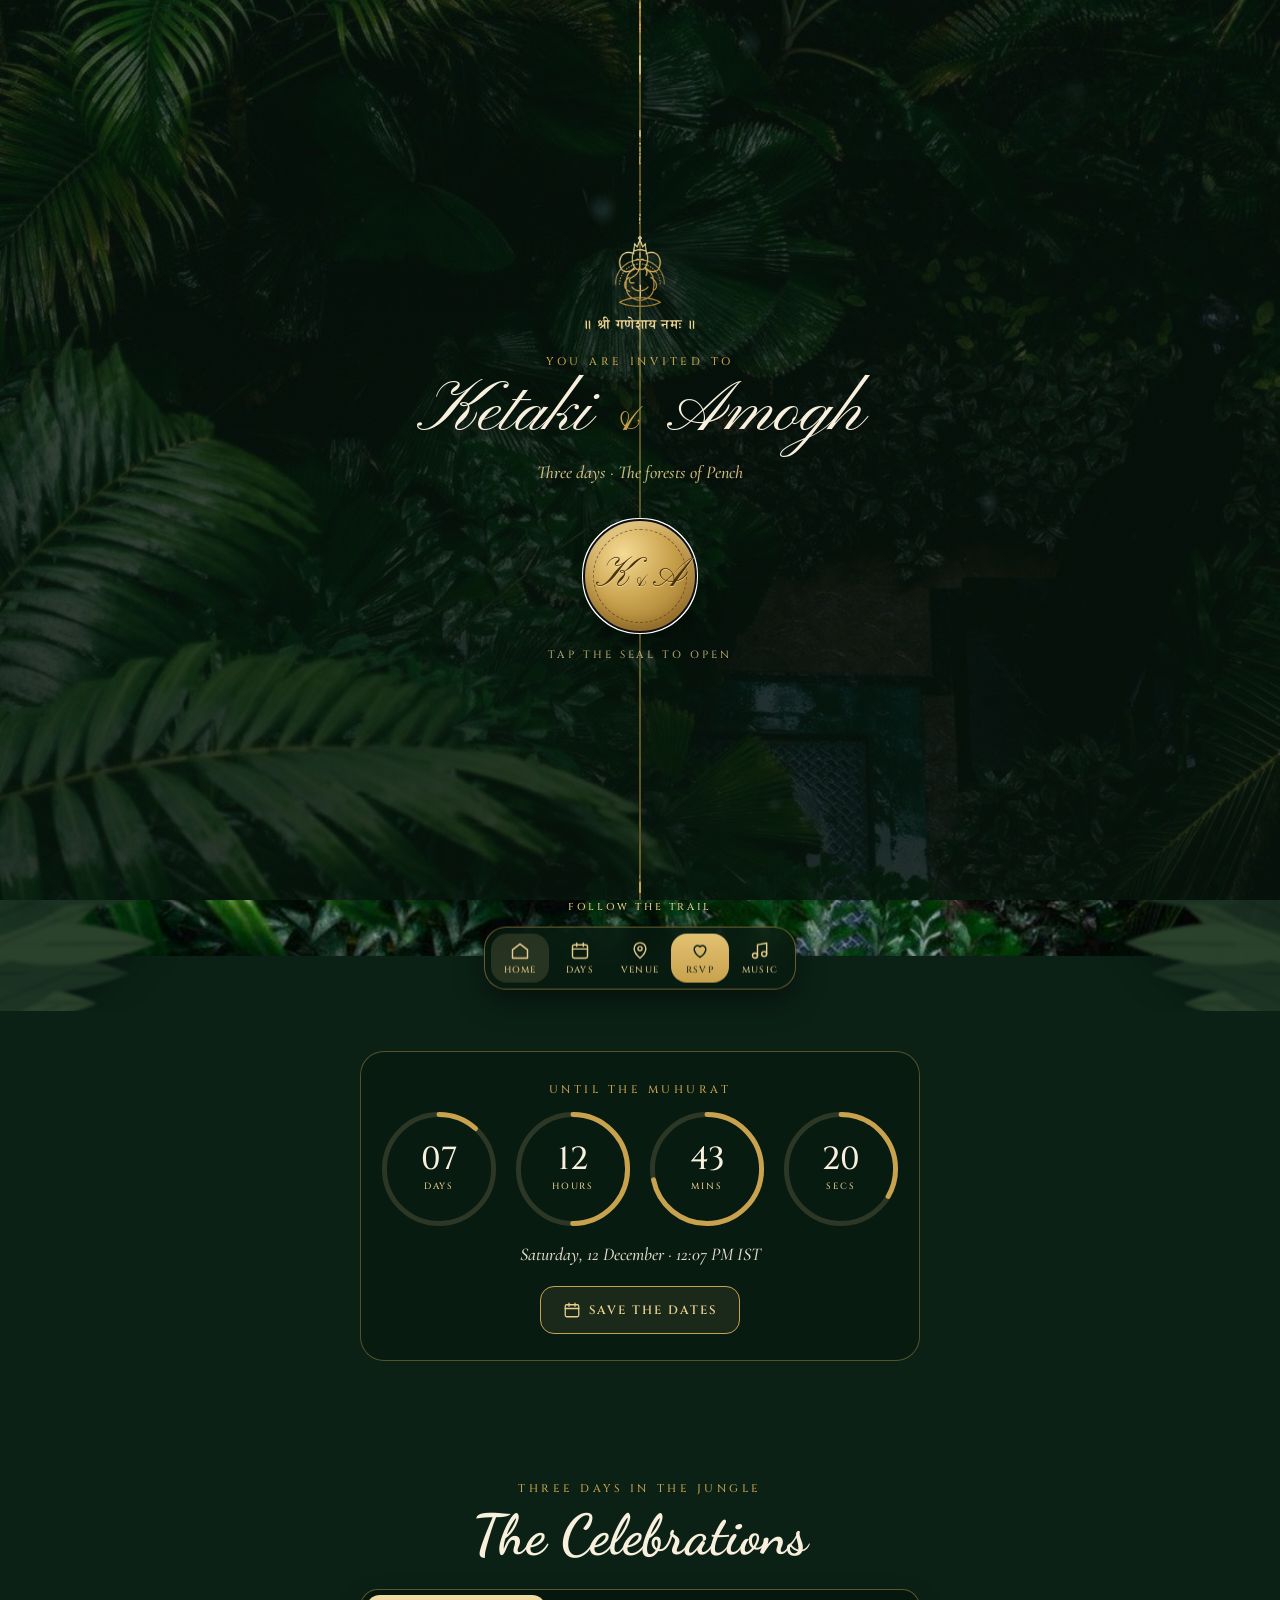
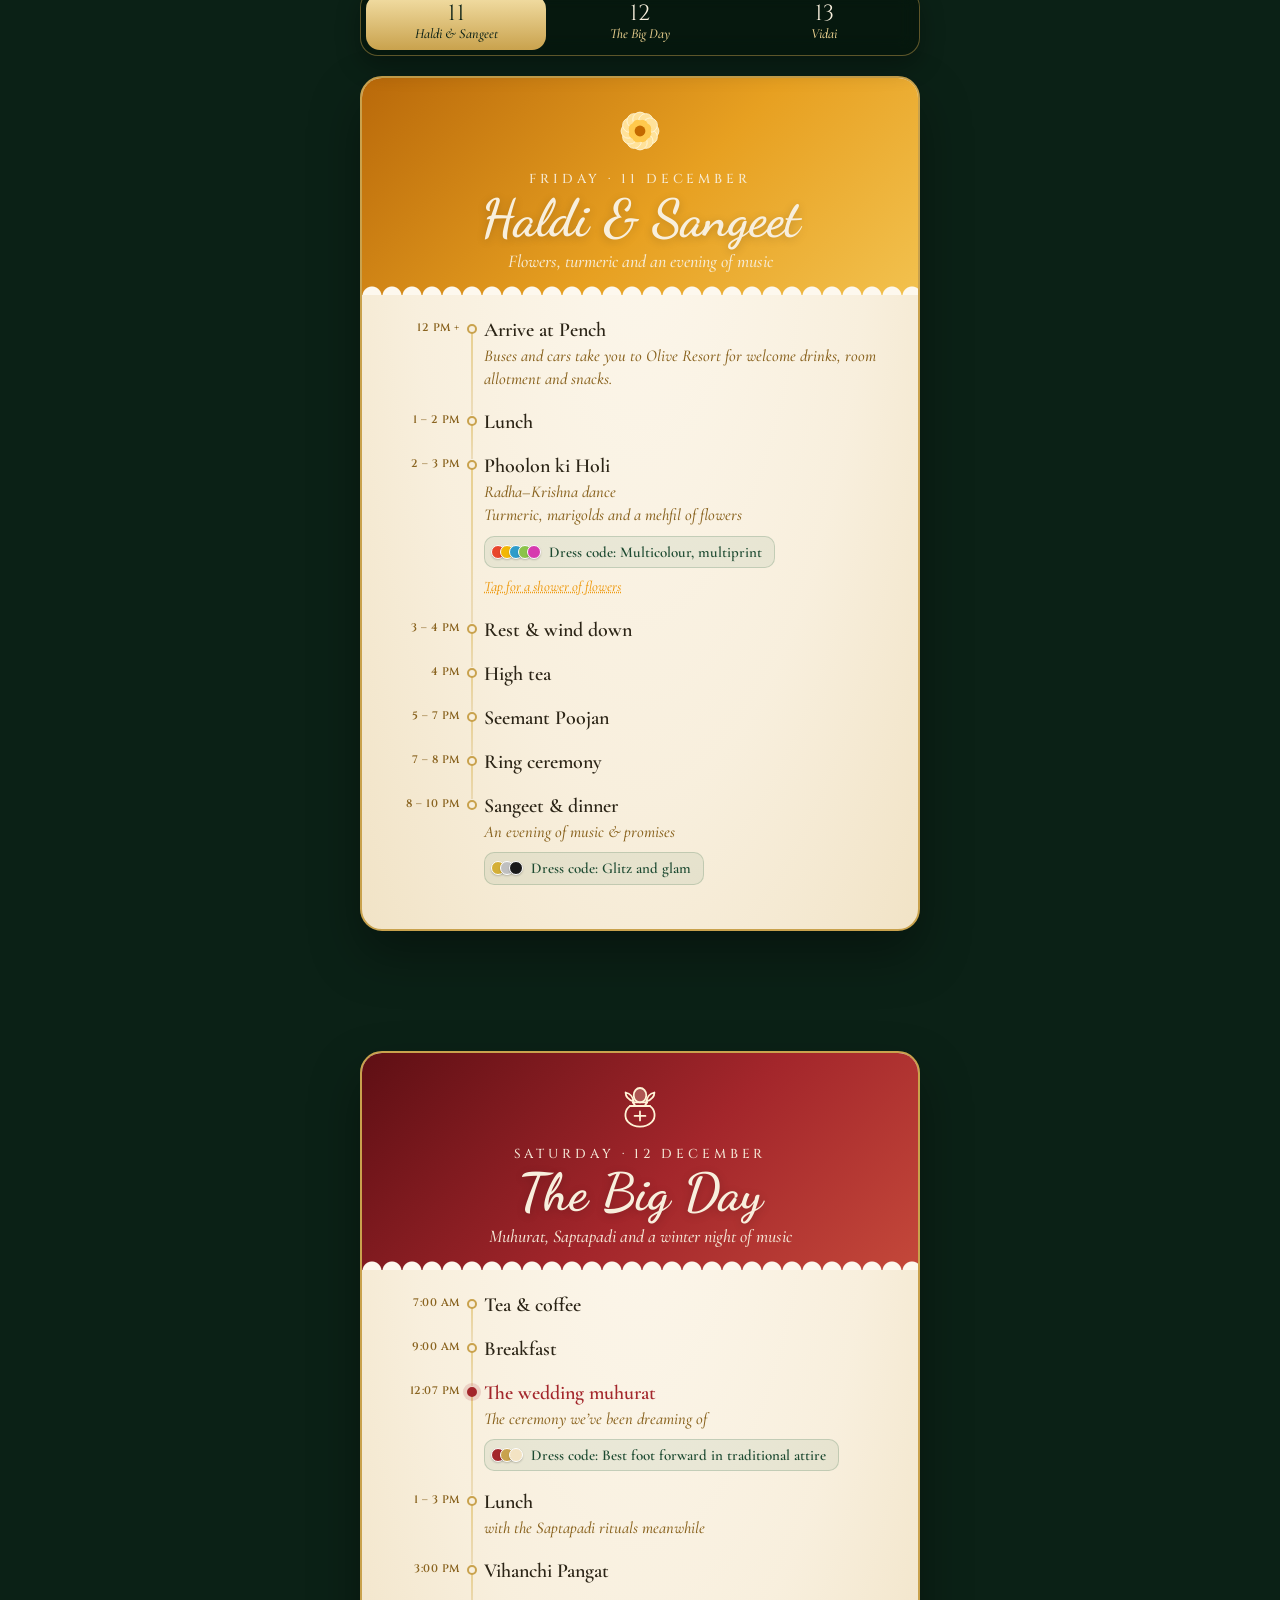
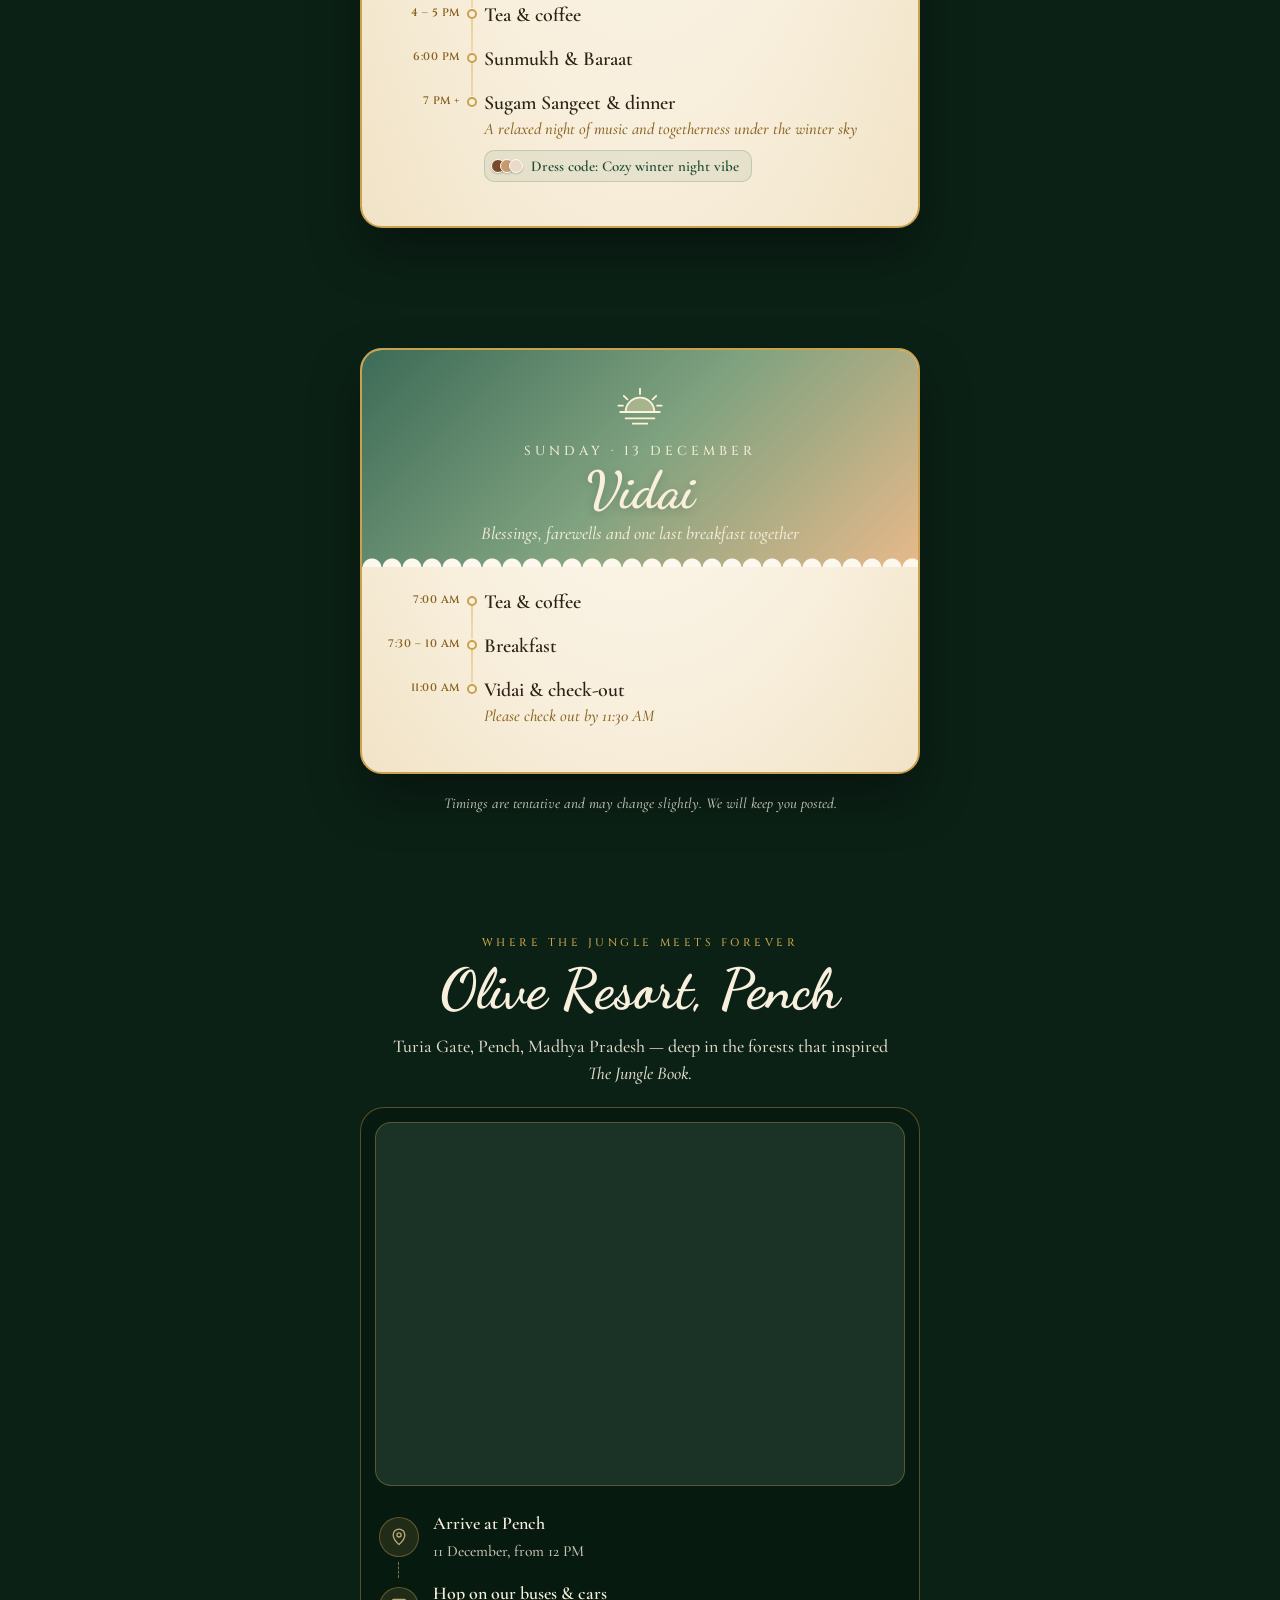
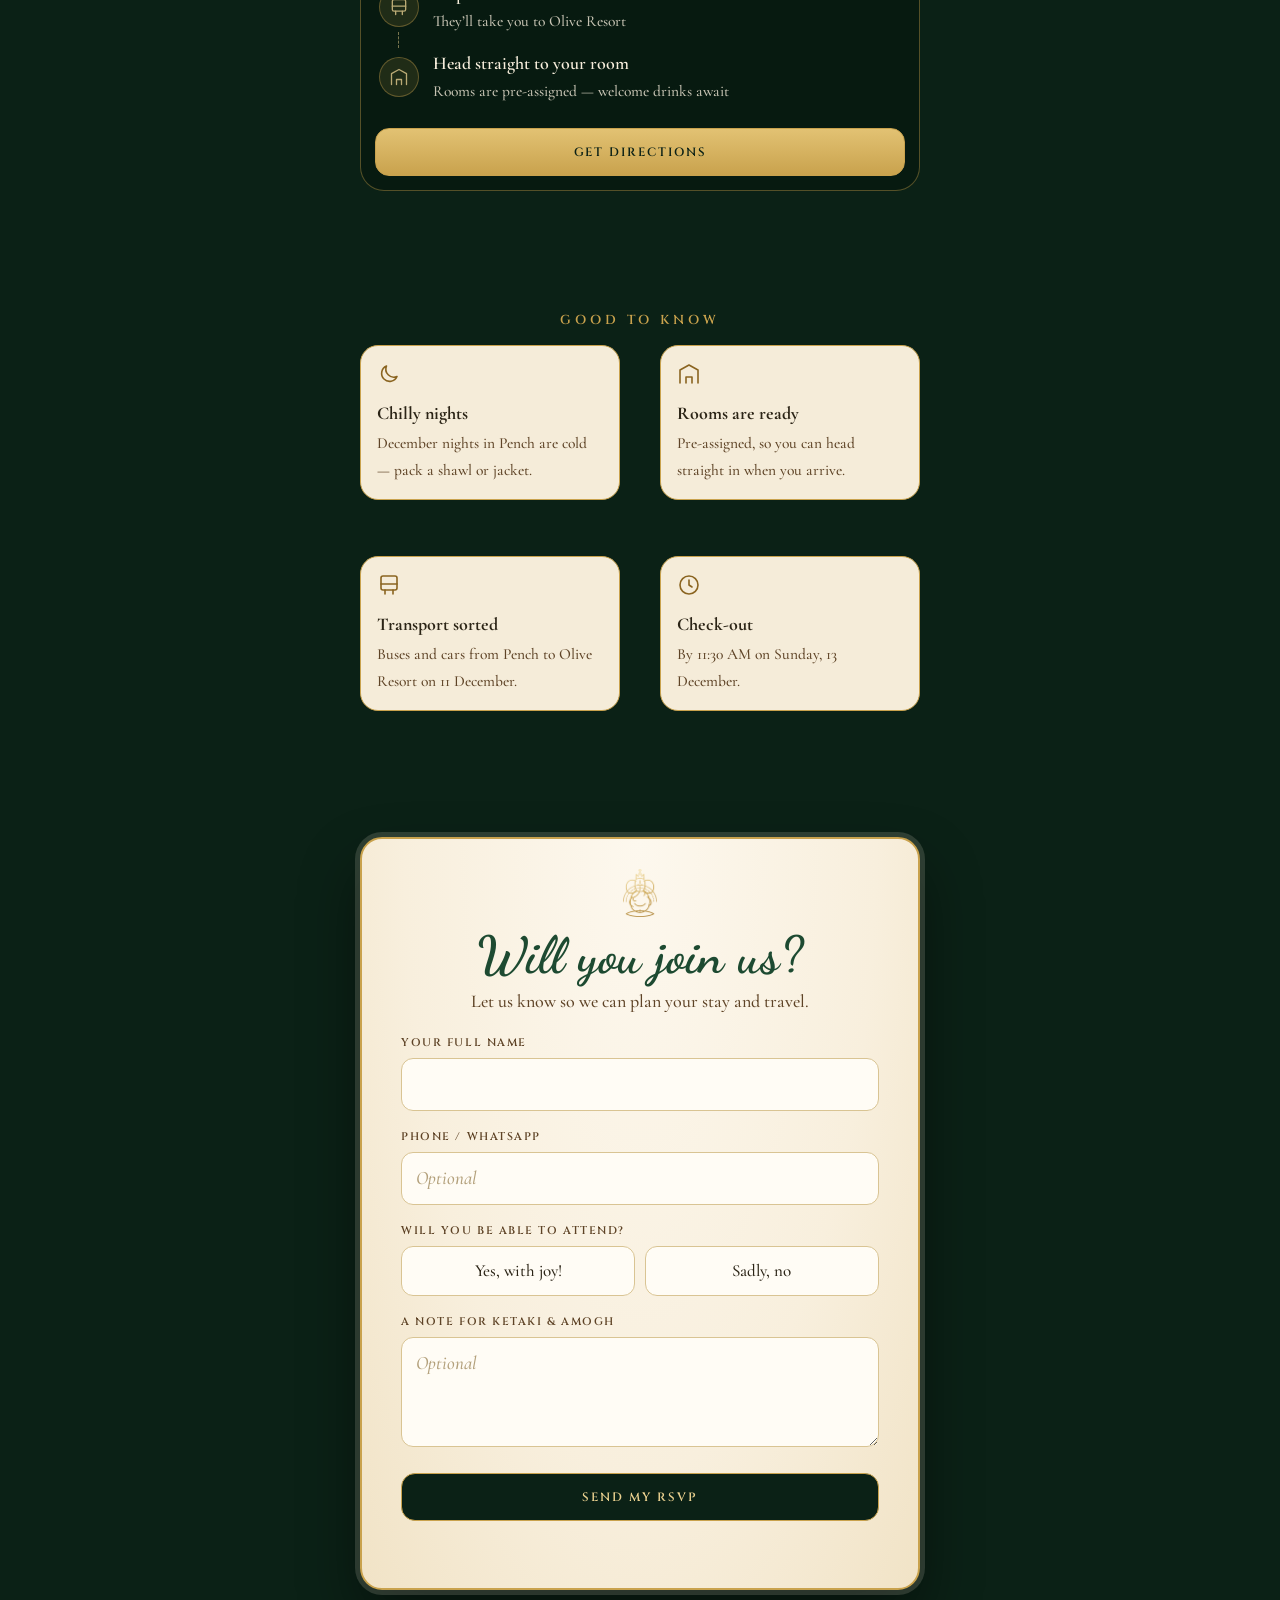
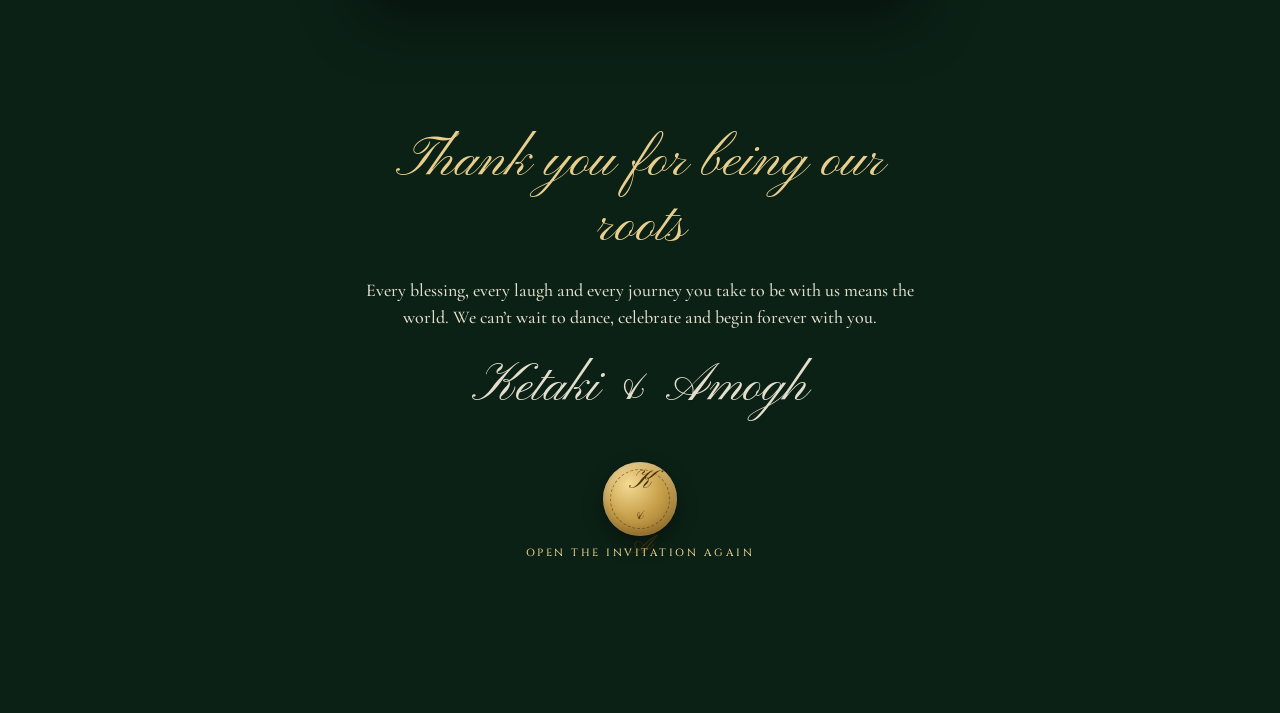
<file: index.html>
<!DOCTYPE html>
<html lang="en">
<head>
  <meta charset="UTF-8">
  <meta name="viewport" content="width=device-width, initial-scale=1.0, viewport-fit=cover">
  <title>Ketaki &amp; Amogh · 11 – 13 December 2026</title>
  <meta name="description" content="Ketaki weds Amogh — three days of celebration in the forests of Pench, 11 – 13 December 2026.">
  <meta name="theme-color" content="#0B2116">

  <meta property="og:type" content="website">
  <meta property="og:title" content="Ketaki &amp; Amogh · 11 – 13 December 2026">
  <meta property="og:description" content="Three days of celebration in the forests of Pench. Tap to open your invitation.">
  <meta property="og:url" content="https://manushrikant-91.github.io/ketaki-weds-amogh/">
  <meta property="og:image" content="https://manushrikant-91.github.io/ketaki-weds-amogh/assets/og-image.jpg">
  <meta property="og:image:width" content="1200">
  <meta property="og:image:height" content="630">
  <meta name="twitter:card" content="summary_large_image">

  <link rel="icon" href="assets/icon-ganesha.ico" sizes="any">
  <link rel="icon" type="image/png" sizes="32x32" href="assets/icon-ganesha-32.png">
  <link rel="icon" type="image/png" sizes="192x192" href="assets/icon-ganesha-192.png">
  <link rel="apple-touch-icon" href="assets/icon-ganesha-180.png">
  <link rel="preconnect" href="https://fonts.googleapis.com">
  <link rel="preconnect" href="https://fonts.gstatic.com" crossorigin>
  <link href="https://fonts.googleapis.com/css2?family=Cinzel:wght@400;600&family=Cormorant+Garamond:ital,wght@0,500;0,600;1,500&family=Dancing+Script:wght@700&family=Noto+Serif+Devanagari:wght@600&family=Pinyon+Script&display=swap" rel="stylesheet">
  <link rel="preload" as="image" href="assets/jungle.jpg">
  <link rel="stylesheet" href="jungle/style.css?v=7">
</head>
<body>
  <!-- Shared SVG symbols -->
  <svg width="0" height="0" style="position:absolute" aria-hidden="true">
    <defs>
      <linearGradient id="g-brass" x1="0" y1="0" x2="1" y2="1">
        <stop offset="0" stop-color="#F6DE9A"/><stop offset=".5" stop-color="#D4A84B"/><stop offset="1" stop-color="#9A6E22"/>
      </linearGradient>
      <linearGradient id="g-leaf" x1="0" y1="0" x2="0" y2="1">
        <stop offset="0" stop-color="#3F8A55"/><stop offset="1" stop-color="#1D4A31"/>
      </linearGradient>
      <!-- tiger pugmark -->
      <symbol id="paw" viewBox="0 0 40 40">
        <path d="M20 38c-7 0-12-3.5-12-8.5 0-4.5 4-6 6.5-9 1.6-2 3.2-3 5.5-3s3.9 1 5.5 3c2.5 3 6.5 4.5 6.5 9 0 5-5 8.5-12 8.5z"/>
        <ellipse cx="8" cy="15" rx="3.6" ry="4.8" transform="rotate(-20 8 15)"/>
        <ellipse cx="15.5" cy="8.5" rx="3.6" ry="5"/>
        <ellipse cx="24.5" cy="8.5" rx="3.6" ry="5"/>
        <ellipse cx="32" cy="15" rx="3.6" ry="4.8" transform="rotate(20 32 15)"/>
      </symbol>
    </defs>
  </svg>

  <div class="jungle-bg" aria-hidden="true"></div>
  <div class="mood" id="mood" data-mood="forest" aria-hidden="true"></div>
  <canvas id="fireflies" aria-hidden="true"></canvas>
  <canvas id="petals" aria-hidden="true"></canvas>

  <!-- ============ OPENING GATE ============ -->
  <div class="gate" id="gate" hidden>
    <div class="gate-panel left"></div>
    <div class="gate-panel right"></div>
    <div class="gate-content">
      <span class="ganesha-gold" role="img" aria-label="Lord Ganesha"></span>
      <p class="shloka" lang="mr">॥ श्री गणेशाय नमः ॥</p>
      <p class="gate-kicker">You are invited to</p>
      <p class="gate-names">Ketaki <span>&amp;</span> Amogh</p>
      <p class="gate-sub">Three days · The forests of Pench</p>
      <button class="seal" id="gate-open" type="button" aria-label="Open the invitation">
        <span class="seal-ring"></span>
        <span class="seal-mono">K<i>&amp;</i>A</span>
      </button>
      <p class="gate-hint">Tap the seal to open</p>
    </div>
  </div>

  <!-- ============ HERO ============ -->
  <header class="hero" id="home">
    <svg class="toran" id="toran" aria-hidden="true"></svg>
    <img class="hero-fern l" src="assets/fern-left.webp" alt="" aria-hidden="true">
    <img class="hero-fern r" src="assets/fern-right.webp" alt="" aria-hidden="true">

    <div class="hero-inner">
      <span class="ganesha-gold" role="img" aria-label="Lord Ganesha"></span>
      <p class="shloka" lang="mr">॥ श्री गणेशाय नमः ॥</p>
      <p class="hero-lead">With hearts full of love and happiness, we invite you to celebrate the beginning of a beautiful forever of</p>

      <h1 class="names">
        <span class="name write" style="--d:.2s">Ketaki</span>
        <span class="parents fade" style="--d:1.4s">Daughter of Sanjay Padwad &amp; Ashwini S. Padwad</span>
        <span class="amp fade" style="--d:1.7s">&amp;</span>
        <span class="name write" style="--d:1.9s">Amogh</span>
        <span class="parents fade" style="--d:3.1s">Son of Rajeev Indurkar &amp; Vaishali R. Indurkar</span>
      </h1>

      <div class="date-plate fade" style="--d:3.4s">
        <span class="dp-side">Fri<b>11</b></span>
        <span class="dp-main">Sat<b>12</b><small>December 2026</small></span>
        <span class="dp-side">Sun<b>13</b></span>
      </div>
      <p class="hero-place fade" style="--d:3.6s">Olive Resort · Pench, Madhya Pradesh</p>
    </div>

    <a class="scroll-cue" href="#countdown" aria-label="Scroll down">
      <svg><use href="#paw"/></svg><span>Follow the trail</span>
    </a>
  </header>

  <main>
    <svg class="tiger-trail" id="tiger-trail" aria-hidden="true"></svg>
    <!-- ============ COUNTDOWN ============ -->
    <section class="countdown reveal" id="countdown" data-mood="forest" aria-label="Countdown to the muhurat">
      <p class="eyebrow">Until the muhurat</p>
      <div class="rings">
        <div class="ring"><svg viewBox="0 0 100 100"><circle cx="50" cy="50" r="44"/><circle class="arc" id="arc-days" cx="50" cy="50" r="44"/></svg><span id="cd-days">--</span><small>Days</small></div>
        <div class="ring"><svg viewBox="0 0 100 100"><circle cx="50" cy="50" r="44"/><circle class="arc" id="arc-hours" cx="50" cy="50" r="44"/></svg><span id="cd-hours">--</span><small>Hours</small></div>
        <div class="ring"><svg viewBox="0 0 100 100"><circle cx="50" cy="50" r="44"/><circle class="arc" id="arc-mins" cx="50" cy="50" r="44"/></svg><span id="cd-mins">--</span><small>Mins</small></div>
        <div class="ring"><svg viewBox="0 0 100 100"><circle cx="50" cy="50" r="44"/><circle class="arc" id="arc-secs" cx="50" cy="50" r="44"/></svg><span id="cd-secs">--</span><small>Secs</small></div>
      </div>
      <p class="cd-note" id="cd-note">Saturday, 12 December · 12:07 PM IST</p>
      <button class="btn btn-ghost" type="button" data-open-cal>
        <svg viewBox="0 0 24 24" aria-hidden="true"><rect x="3" y="5" width="18" height="16" rx="2"/><path d="M3 10h18M8 3v4M16 3v4"/></svg>
        Save the dates
      </button>
    </section>

    <!-- ============ THE THREE DAYS ============ -->
    <section class="days reveal" id="days" aria-labelledby="days-title">
      <p class="eyebrow">Three days in the jungle</p>
      <h2 class="section-title" id="days-title">The Celebrations</h2>

      <nav class="day-bar" id="day-bar" aria-label="Jump to a day">
        <a href="#day-0" data-day="0"><b>11</b><span>Haldi &amp; Sangeet</span></a>
        <a href="#day-1" data-day="1"><b>12</b><span>The Big Day</span></a>
        <a href="#day-2" data-day="2"><b>13</b><span>Vidai</span></a>
      </nav>

      <div class="days-list" id="days-list">
        <!-- day cards are rendered from the schedule in script.js -->
      </div>
      <p class="fine">Timings are tentative and may change slightly. We will keep you posted.</p>
    </section>

    <!-- ============ VENUE ============ -->
    <section class="venue reveal" id="venue" data-mood="forest" aria-labelledby="venue-title">
      <p class="eyebrow">Where the jungle meets forever</p>
      <h2 class="section-title" id="venue-title">Olive Resort, Pench</h2>
      <p class="venue-sub">Turia Gate, Pench, Madhya Pradesh — deep in the forests that inspired <i>The Jungle Book</i>.</p>

      <div class="venue-card">
        <div class="map">
          <iframe title="Map of Olive Resort, Pench" loading="lazy" referrerpolicy="no-referrer-when-downgrade"
            src="https://www.google.com/maps?q=Olive%20Resort%2C%20Turia%20Pench%2C%20Awarghani%2C%20Madhya%20Pradesh%20480881&output=embed"></iframe>
        </div>
        <ol class="journey">
          <li><span class="j-ico"><svg viewBox="0 0 24 24"><path d="M12 21s-7-6.2-7-11.5A7 7 0 0 1 19 9.5C19 14.8 12 21 12 21z"/><circle cx="12" cy="9.5" r="2.5"/></svg></span><div><b>Arrive at Pench</b><span>11 December, from 12 PM</span></div></li>
          <li><span class="j-ico"><svg viewBox="0 0 24 24"><rect x="4" y="3" width="16" height="14" rx="2"/><path d="M4 11h16M8 21v-4M16 21v-4"/></svg></span><div><b>Hop on our buses &amp; cars</b><span>They’ll take you to Olive Resort</span></div></li>
          <li><span class="j-ico"><svg viewBox="0 0 24 24"><path d="M3 21V8l9-5 9 5v13M9 21v-6h6v6"/></svg></span><div><b>Head straight to your room</b><span>Rooms are pre-assigned — welcome drinks await</span></div></li>
        </ol>
        <a class="btn btn-gold btn-block" target="_blank" rel="noopener"
           href="https://www.google.com/maps/dir/?api=1&destination=Olive%20Resort%2C%20Turia%20Pench%2C%20Awarghani%2C%20Madhya%20Pradesh%20480881">Get directions</a>
      </div>

      <h3 class="gtk-title">Good to know</h3>
      <div class="gtk">
        <div class="gtk-card"><svg viewBox="0 0 24 24"><path d="M20 14.5A8 8 0 0 1 9.5 4a8 8 0 1 0 10.5 10.5z"/></svg><b>Chilly nights</b><span>December nights in Pench are cold — pack a shawl or jacket.</span></div>
        <div class="gtk-card"><svg viewBox="0 0 24 24"><path d="M3 21V8l9-5 9 5v13M9 21v-6h6v6"/></svg><b>Rooms are ready</b><span>Pre-assigned, so you can head straight in when you arrive.</span></div>
        <div class="gtk-card"><svg viewBox="0 0 24 24"><rect x="4" y="3" width="16" height="14" rx="2"/><path d="M4 11h16M8 21v-4M16 21v-4"/></svg><b>Transport sorted</b><span>Buses and cars from Pench to Olive Resort on 11 December.</span></div>
        <div class="gtk-card"><svg viewBox="0 0 24 24"><circle cx="12" cy="12" r="9"/><path d="M12 7v5l3 2"/></svg><b>Check-out</b><span>By 11:30 AM on Sunday, 13 December.</span></div>
      </div>
    </section>

    <!-- ============ RSVP ============ -->
    <section class="rsvp reveal" id="rsvp" data-mood="forest" aria-labelledby="rsvp-title">
      <div class="paper">
        <span class="ganesha-gold small" aria-hidden="true"></span>
        <h2 class="paper-title" id="rsvp-title">Will you join us?</h2>
        <p class="paper-lead">Let us know so we can plan your stay and travel.</p>

        <form id="rsvp-form" novalidate>
          <label class="field"><span>Your full name</span>
            <input name="name" type="text" autocomplete="name" required maxlength="80"></label>
          <label class="field"><span>Phone / WhatsApp</span>
            <input name="phone" type="tel" autocomplete="tel" inputmode="tel" maxlength="20" placeholder="Optional"></label>

          <fieldset class="field"><legend>Will you be able to attend?</legend>
            <div class="choice">
              <label><input type="radio" name="attending" value="Yes" required><span>Yes, with joy!</span></label>
              <label><input type="radio" name="attending" value="No"><span>Sadly, no</span></label>
            </div>
          </fieldset>

          <div class="if-yes" hidden>
            <div class="field"><span class="flabel">Number of guests (including you)</span>
              <div class="stepper">
                <button type="button" data-step="-1" aria-label="One fewer guest">−</button>
                <output id="guest-out">1</output>
                <button type="button" data-step="1" aria-label="One more guest">+</button>
                <input type="hidden" name="guests" value="1">
              </div>
            </div>
            <fieldset class="field"><legend>Which days will you be with us?</legend>
              <div class="choice three">
                <label><input type="checkbox" name="days" value="11 Dec" checked><span>11 Dec</span></label>
                <label><input type="checkbox" name="days" value="12 Dec" checked><span>12 Dec</span></label>
                <label><input type="checkbox" name="days" value="13 Dec" checked><span>13 Dec</span></label>
              </div>
            </fieldset>
            <fieldset class="field"><legend>Need the bus / car from Pench on 11 Dec?</legend>
              <div class="choice">
                <label><input type="radio" name="pickup" value="Yes"><span>Yes, please</span></label>
                <label><input type="radio" name="pickup" value="No"><span>No, I’ll manage</span></label>
              </div>
            </fieldset>
          </div>

          <label class="field"><span>A note for Ketaki &amp; Amogh</span>
            <textarea name="message" rows="3" maxlength="500" placeholder="Optional"></textarea></label>

          <button class="btn btn-dark btn-block" type="submit">Send my RSVP</button>
          <p class="form-status" id="form-status" role="status" aria-live="polite"></p>
        </form>
      </div>
    </section>

    <!-- ============ THANK YOU ============ -->
    <section class="thanks reveal" data-mood="dawn">
      <h2 class="thanks-title">Thank you for being our roots</h2>
      <p>Every blessing, every laugh and every journey you take to be with us means the world.
        We can’t wait to dance, celebrate and begin forever with you.</p>
      <p class="sign">Ketaki &amp; Amogh</p>
      <button class="replay" id="replay" type="button">
        <span class="replay-seal" aria-hidden="true">K<i>&amp;</i>A</span>
        <span>Open the invitation again</span>
      </button>
    </section>
  </main>

  <!-- live banner (shown only during 11–13 Dec) -->
    <div class="live" id="live" hidden>
      <span class="live-dot"></span><span id="live-text"></span>
    </div>

  <!-- ============ DOCK ============ -->
  <nav class="dock" id="dock" aria-label="Sections">
    <a href="#home"><svg viewBox="0 0 24 24"><path d="M3 11l9-7 9 7v10H3z"/></svg><span>Home</span></a>
    <a href="#days"><svg viewBox="0 0 24 24"><rect x="3" y="5" width="18" height="16" rx="2"/><path d="M3 10h18M8 3v4M16 3v4"/></svg><span>Days</span></a>
    <a href="#venue"><svg viewBox="0 0 24 24"><path d="M12 21s-7-6.2-7-11.5A7 7 0 0 1 19 9.5C19 14.8 12 21 12 21z"/><circle cx="12" cy="9.5" r="2.5"/></svg><span>Venue</span></a>
    <a href="#rsvp" class="dock-cta"><svg viewBox="0 0 24 24"><path d="M12 20s-7-4.4-7-10a4 4 0 0 1 7-2.6A4 4 0 0 1 19 10c0 5.6-7 10-7 10z"/></svg><span>RSVP</span></a>
    <button type="button" id="music-btn" class="dock-music" aria-label="Play music" aria-pressed="false" hidden>
      <svg class="ico-note" viewBox="0 0 24 24"><path d="M9 18V5l11-2v13"/><circle cx="6" cy="18" r="3"/><circle cx="17" cy="16" r="3"/></svg>
      <span class="bars" aria-hidden="true"><i></i><i></i><i></i><i></i></span>
      <span>Music</span>
    </button>
  </nav>
  <audio id="bg-music" src="assets/music.mp3" loop preload="none"></audio>

  <!-- Add-to-calendar chooser -->
  <dialog id="cal-dialog" class="cal-dialog">
    <form method="dialog">
      <p class="eyebrow">Add to your calendar</p>
      <a class="btn btn-dark btn-block" id="cal-google-all" target="_blank" rel="noopener">All 3 days · Google</a>
      <a class="btn btn-dark btn-block" id="cal-google-muhurat" target="_blank" rel="noopener">Just the muhurat · Google</a>
      <button class="btn btn-gold btn-block" type="button" id="cal-ics">Apple / Outlook (.ics)</button>
      <button class="btn-link" value="close">Close</button>
    </form>
  </dialog>

  <noscript><style>.reveal,.fade,.write{opacity:1!important;clip-path:none!important;transform:none!important}</style></noscript>
  <script src="config.js?v=3"></script>
  <script src="jungle/script.js?v=12"></script>
</body>
</html>
</file>
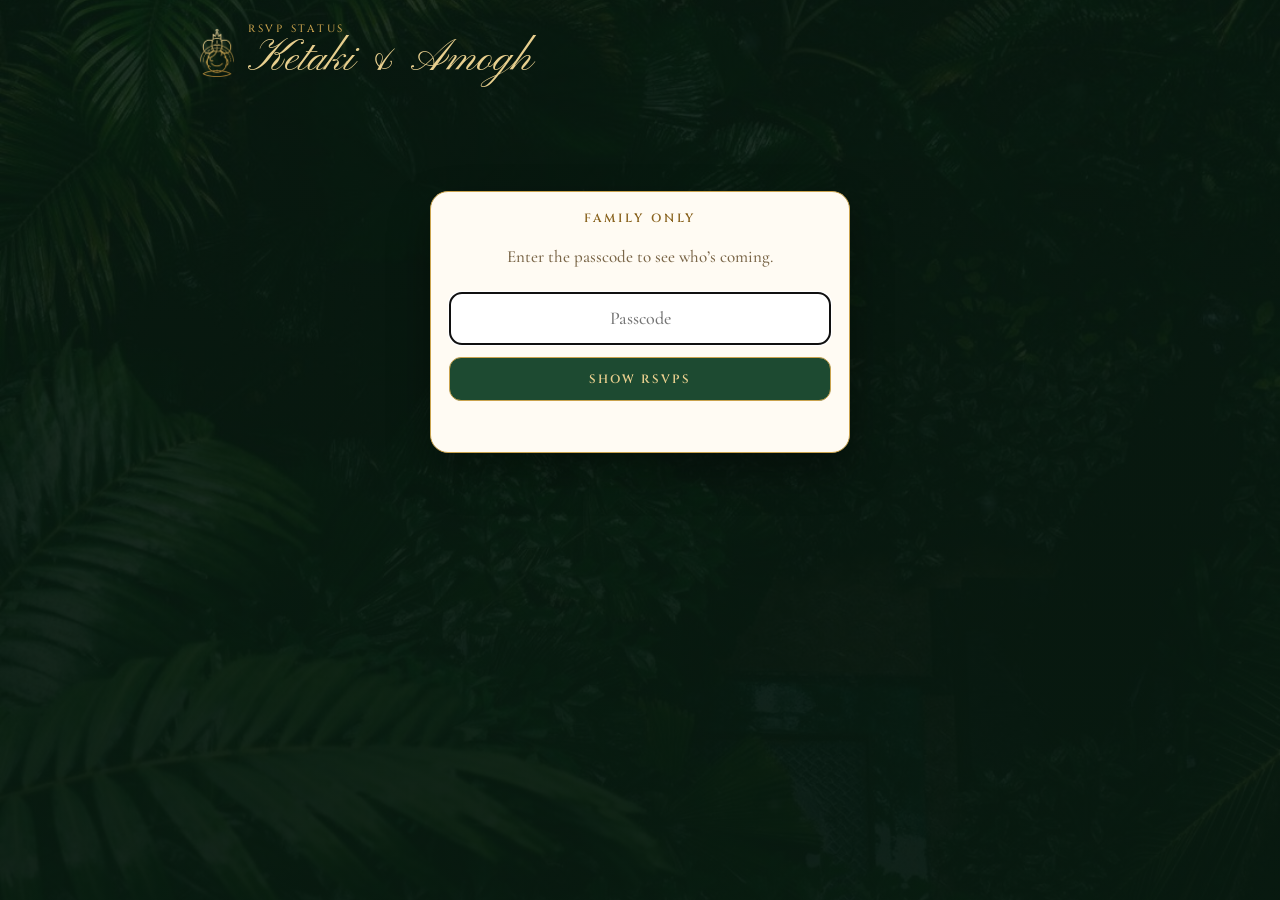
<file: status/index.html>
<!DOCTYPE html>
<html lang="en">
<head>
  <meta charset="UTF-8">
  <meta name="viewport" content="width=device-width, initial-scale=1.0, viewport-fit=cover">
  <meta name="robots" content="noindex, nofollow">
  <meta name="referrer" content="no-referrer">
  <title>RSVP Status · Ketaki &amp; Amogh</title>
  <meta name="theme-color" content="#0B2116">
  <link rel="icon" href="../assets/icon-ganesha.ico" sizes="any">
  <link rel="icon" type="image/png" sizes="32x32" href="../assets/icon-ganesha-32.png">
  <link rel="apple-touch-icon" href="../assets/icon-ganesha-180.png">
  <link rel="preconnect" href="https://fonts.googleapis.com">
  <link rel="preconnect" href="https://fonts.gstatic.com" crossorigin>
  <link href="https://fonts.googleapis.com/css2?family=Cinzel:wght@400;600&family=Cormorant+Garamond:ital,wght@0,500;0,600;0,700;1,500&family=Pinyon+Script&display=swap" rel="stylesheet">
  <style>
    :root {
      --forest: #0B2116; --forest-2: #1D4A31; --leaf: #2F6B43;
      --cream: #F8EFDD; --paper: #FFFBF3; --line: #E3D3AE;
      --gold: #C9A24D; --gold-dark: #8A6420; --gold-light: #E8CF8E;
      --red: #A3262B; --ink: #2B2416; --muted: #7A6648;
      --caps: 'Cinzel', Georgia, serif; --serif: 'Cormorant Garamond', Georgia, serif; --script: 'Pinyon Script', cursive;
    }
    * { box-sizing: border-box; }
    body {
      margin: 0; min-height: 100vh; color: var(--ink); font-family: var(--serif); font-weight: 500; font-size: 17px; line-height: 1.45;
      background: #0B2116;
      -webkit-font-smoothing: antialiased;
    }
    body::before { content: ""; position: fixed; inset: 0; z-index: -1;
      background: linear-gradient(rgba(8, 26, 16, .86), rgba(8, 26, 16, .94)), url("../assets/jungle.jpg") center / cover no-repeat; }
    .wrap { width: min(880px, 100% - 28px); margin: 0 auto; padding: calc(env(safe-area-inset-top) + 22px) 0 60px; }
    header { display: flex; align-items: center; gap: 14px; color: var(--cream); margin-bottom: 18px; }
    .ganesha { width: 34px; height: 48px; flex: none;
      background: linear-gradient(160deg, #FFF0C2, var(--gold) 55%, #A57A2C);
      -webkit-mask: url("../assets/ganesha.webp") center / contain no-repeat; mask: url("../assets/ganesha.webp") center / contain no-repeat; }
    h1 { margin: 0; font-family: var(--script); font-weight: normal; font-size: clamp(32px, 8vw, 44px); line-height: 1.05; color: var(--gold-light); }
    .sub { font-family: var(--caps); font-size: 10.5px; letter-spacing: .26em; text-transform: uppercase; color: var(--gold); }
    header .grow { flex: 1; min-width: 0; }
    .icon-btn { flex: none; display: inline-flex; align-items: center; gap: 6px; padding: 9px 12px; border-radius: 12px; cursor: pointer;
      background: rgba(232, 207, 142, .1); border: 1px solid rgba(201, 162, 77, .5); color: var(--gold-light);
      font-family: var(--caps); font-size: 10.5px; letter-spacing: .14em; text-transform: uppercase; }
    .icon-btn svg { width: 16px; height: 16px; fill: none; stroke: currentColor; stroke-width: 1.8; stroke-linecap: round; stroke-linejoin: round; }
    .icon-btn.spin svg { animation: spin .8s linear infinite; }
    @keyframes spin { to { transform: rotate(360deg); } }
    .updated { color: var(--cream); opacity: .7; font-style: italic; font-size: 15px; margin: -6px 0 16px; }

    .panel { background: var(--paper); border: 1px solid var(--gold); border-radius: 18px; padding: 18px; box-shadow: 0 18px 40px rgba(0,0,0,.35); }
    .kpis { display: grid; grid-template-columns: repeat(2, 1fr); gap: 10px; margin-bottom: 14px; }
    .kpi { background: var(--paper); border: 1px solid var(--line); border-radius: 16px; padding: 14px 14px 12px; }
    .kpi.hero { grid-column: 1 / -1; background: linear-gradient(135deg, var(--forest-2), var(--forest)); border-color: var(--gold); color: var(--cream); display: flex; align-items: baseline; gap: 14px; flex-wrap: wrap; }
    .kpi b { display: block; font-family: var(--caps); font-weight: 400; font-size: 32px; line-height: 1.1; font-variant-numeric: tabular-nums; }
    .kpi.hero b { font-size: 46px; color: #FFF3D2; }
    .kpi span { font-family: var(--caps); font-size: 10px; letter-spacing: .18em; text-transform: uppercase; color: var(--muted); }
    .kpi.hero span { color: var(--gold-light); }
    .kpi.hero small { font-style: italic; opacity: .85; font-size: 15px; }
    @media (min-width: 640px) { .kpis { grid-template-columns: repeat(4, 1fr); } }

    h2 { font-family: var(--caps); font-weight: 600; font-size: 12px; letter-spacing: .24em; text-transform: uppercase; color: var(--gold-dark); margin: 0 0 12px; }
    .days { display: grid; gap: 10px; margin-bottom: 14px; }
    .day { display: grid; grid-template-columns: 112px 1fr 40px; align-items: center; gap: 10px; }
    .day .lbl { font-weight: 600; line-height: 1.15; }
    .day .lbl small { display: block; font-weight: 500; font-style: italic; color: var(--muted); font-size: 14px; }
    .bar { height: 14px; border-radius: 99px; background: #F0E6D0; overflow: hidden; }
    .bar i { display: block; height: 100%; border-radius: 99px; width: 0; transition: width .8s cubic-bezier(.22,.8,.24,1); }
    .day[data-d="11"] .bar i { background: linear-gradient(90deg, #E7A021, #F2C14E); }
    .day[data-d="12"] .bar i { background: linear-gradient(90deg, var(--red), #C4483A); }
    .day[data-d="13"] .bar i { background: linear-gradient(90deg, #5E8C70, #E7B98B); }
    .day .num { font-family: var(--caps); font-size: 18px; text-align: right; font-variant-numeric: tabular-nums; }

    .tools { display: flex; flex-wrap: wrap; gap: 8px; align-items: center; margin: 18px 0 12px; }
    .chips { display: flex; gap: 6px; flex-wrap: wrap; }
    .chip { border: 1px solid var(--line); background: #fff; border-radius: 99px; padding: 6px 12px; font: inherit; font-size: 15px; cursor: pointer; color: var(--ink); }
    .chip[aria-pressed="true"] { background: var(--forest-2); border-color: var(--forest-2); color: var(--gold-light); }
    .chip .c { opacity: .7; margin-left: 4px; font-size: 13px; }
    .search { flex: 1 1 180px; min-width: 0; font: inherit; font-size: 16px; padding: 8px 12px; border-radius: 12px; border: 1px solid var(--line); background: #fff; }
    .search:focus { outline: none; border-color: var(--gold); box-shadow: 0 0 0 3px rgba(201,162,77,.25); }

    .list { display: grid; gap: 10px; }
    .card { border: 1px solid var(--line); border-radius: 14px; padding: 12px 14px; background: #fff; }
    .row1 { display: flex; align-items: baseline; gap: 8px; flex-wrap: wrap; }
    .row1 .name { font-weight: 700; font-size: 19px; }
    .badge { font-family: var(--caps); font-size: 9.5px; letter-spacing: .14em; text-transform: uppercase; padding: 2px 8px; border-radius: 99px; }
    .badge.yes { background: rgba(47,107,67,.14); color: var(--leaf); }
    .badge.no { background: rgba(163,38,43,.12); color: var(--red); }
    .badge.pick { background: rgba(201,162,77,.2); color: var(--gold-dark); }
    .badge.inv { background: rgba(29,74,49,.08); color: var(--forest-2); border: 1px solid rgba(29,74,49,.2); }
    .row1 .when { margin-left: auto; font-size: 14px; color: var(--muted); font-style: italic; }
    .meta { display: flex; flex-wrap: wrap; gap: 6px 14px; margin-top: 4px; font-size: 15.5px; color: #4a3d28; }
    .meta a { color: var(--forest-2); text-decoration: none; border-bottom: 1px dotted var(--forest-2); }
    .note { margin: 8px 0 0; padding: 8px 10px; border-left: 3px solid var(--gold-light); background: #FBF5E8; font-style: italic; border-radius: 0 8px 8px 0; white-space: pre-wrap; overflow-wrap: anywhere; }
    .empty { text-align: center; color: var(--muted); font-style: italic; padding: 22px 0; }

    .gate { max-width: 420px; margin: 12vh auto 0; text-align: center; }
    .gate p { color: var(--muted); }
    .gate input { width: 100%; font: inherit; font-size: 18px; padding: 12px 14px; border-radius: 12px; border: 1px solid var(--line); margin: 6px 0 12px; text-align: center; }
    .btn { display: inline-flex; justify-content: center; width: 100%; padding: 13px 18px; border-radius: 12px; border: 1px solid var(--gold); cursor: pointer;
      background: var(--forest-2); color: var(--gold-light); font-family: var(--caps); font-size: 12px; font-weight: 600; letter-spacing: .16em; text-transform: uppercase; }
    .err { color: var(--red); min-height: 1.4em; margin: 10px 0 0; }
    .foot { display: flex; justify-content: space-between; gap: 10px; flex-wrap: wrap; margin-top: 16px; }
    .link { background: none; border: 0; color: var(--gold-light); font: inherit; font-style: italic; text-decoration: underline; cursor: pointer; opacity: .85; }
    [hidden] { display: none !important; }
  </style>
</head>
<body>
  <div class="wrap">
    <header>
      <span class="ganesha" aria-hidden="true"></span>
      <div class="grow">
        <div class="sub">RSVP status</div>
        <h1>Ketaki &amp; Amogh</h1>
      </div>
      <button class="icon-btn" id="refresh" type="button" hidden>
        <svg viewBox="0 0 24 24"><path d="M20 11a8 8 0 1 0-2.3 5.7M20 4v7h-7"/></svg>Refresh
      </button>
    </header>

    <!-- passcode -->
    <div class="panel gate" id="gate" hidden>
      <h2>Family only</h2>
      <p>Enter the passcode to see who’s coming.</p>
      <form id="gate-form">
        <input id="pass" type="password" autocomplete="current-password" placeholder="Passcode" required>
        <button class="btn" type="submit">Show RSVPs</button>
      </form>
      <p class="err" id="gate-err" role="alert"></p>
    </div>

    <!-- dashboard -->
    <div id="dash" hidden>
      <p class="updated" id="updated"></p>

      <div class="kpis">
        <div class="kpi hero"><b id="k-guests">0</b><span>guests coming</span><small id="k-hh"></small></div>
        <div class="kpi"><b id="k-resp">0</b><span>Responses</span></div>
        <div class="kpi"><b id="k-yes">0</b><span>Coming</span></div>
        <div class="kpi"><b id="k-no">0</b><span>Not coming</span></div>
        <div class="kpi"><b id="k-pick">0</b><span>Need pickup</span></div>
      </div>

      <div class="panel">
        <h2>Headcount by day</h2>
        <div class="days" id="days"></div>

        <div class="tools">
          <div class="chips" role="group" aria-label="Filter">
            <button class="chip" type="button" data-f="all" aria-pressed="true">All<span class="c" id="c-all"></span></button>
            <button class="chip" type="button" data-f="yes" aria-pressed="false">Coming<span class="c" id="c-yes"></span></button>
            <button class="chip" type="button" data-f="no" aria-pressed="false">Not coming<span class="c" id="c-no"></span></button>
            <button class="chip" type="button" data-f="pick" aria-pressed="false">Pickup<span class="c" id="c-pick"></span></button>
            <button class="chip" type="button" data-f="full" aria-pressed="false">3-day invite<span class="c" id="c-full"></span></button>
            <button class="chip" type="button" data-f="wedding" aria-pressed="false">Wedding-day invite<span class="c" id="c-wedding"></span></button>
          </div>
          <input class="search" id="q" type="search" placeholder="Search names or notes" aria-label="Search">
        </div>
        <div class="list" id="list"></div>
      </div>

      <div class="foot">
        <button class="icon-btn" id="csv" type="button">
          <svg viewBox="0 0 24 24"><path d="M12 3v12M7 10l5 5 5-5M5 21h14"/></svg>Download CSV
        </button>
        <button class="link" id="forget" type="button">Forget passcode on this device</button>
      </div>
    </div>

    <div class="panel gate" id="setup" hidden>
      <h2>Almost there</h2>
      <p id="setup-msg"></p>
    </div>
  </div>

  <script src="../config.js?v=3"></script>
  <script>
  (() => {
    const ENDPOINT = window.RSVP_ENDPOINT || '';
    const DAYS = [['11', '11 Dec', 'Haldi & Sangeet'], ['12', '12 Dec', 'The Big Day'], ['13', '13 Dec', 'Vidai']];
    const $ = id => document.getElementById(id);
    const store = {
      get() { try { return localStorage.getItem('ka-status-key') || ''; } catch { return ''; } },
      set(v) { try { localStorage.setItem('ka-status-key', v); } catch {} },
      clear() { try { localStorage.removeItem('ka-status-key'); } catch {} }
    };
    let key = '', rows = [], filter = 'all', timer;

    // The passcode can arrive in the link (…/status/#key=PASSCODE). The part after # never reaches GitHub.
    const fromLink = new URLSearchParams(location.hash.slice(1)).get('key');
    if (fromLink) { store.set(fromLink); history.replaceState(null, '', location.pathname); }
    key = fromLink || store.get();

    const show = id => ['gate', 'dash', 'setup'].forEach(x => $(x).hidden = x !== id);
    const esc = s => String(s).replace(/[&<>"']/g, c => ({ '&': '&amp;', '<': '&lt;', '>': '&gt;', '"': '&quot;', "'": '&#39;' }[c]));

    function setup(msg) { show('setup'); $('setup-msg').textContent = msg; }

    async function load(quiet) {
      if (!ENDPOINT) return setup('RSVPs aren’t connected yet. Paste the Google Apps Script URL into config.js (see README).');
      if (!key) { show('gate'); $('pass').focus(); return; }
      const btn = $('refresh'); btn.classList.add('spin');
      try {
        const res = await fetch(ENDPOINT + '?action=list&key=' + encodeURIComponent(key), { cache: 'no-store' });
        const data = await res.json();
        if (!data.ok) {
          if (data.error === 'unauthorized') { store.clear(); key = ''; show('gate'); $('gate-err').textContent = 'That passcode didn’t work. Please try again.'; return; }
          if (data.error === 'not-configured') return setup('The status passcode isn’t set yet. Add a STATUS_KEY script property in Apps Script (see README).');
          throw new Error(data.error || 'Unknown error');
        }
        store.set(key);
        rows = data.rows.slice().sort((a, b) => (b.at > a.at ? 1 : -1));
        show('dash'); $('refresh').hidden = false;
        render();
        $('updated').textContent = 'Updated ' + new Date(data.updated || Date.now()).toLocaleTimeString([], { hour: 'numeric', minute: '2-digit' });
      } catch (err) {
        console.error(err);
        if (!quiet) { show(rows.length ? 'dash' : 'setup'); if (!rows.length) $('setup-msg').textContent = 'Couldn’t reach the RSVP sheet. If this keeps happening, check the Apps Script deployment: Who has access must be “Anyone” (not “Anyone with Google account”). See README.'; }
        $('updated').textContent = 'Couldn’t refresh just now — showing the last results.';
      } finally { btn.classList.remove('spin'); }
    }

    const isYes = r => /^y/i.test(r.attending);
    const fromWedding = r => /^wedding/i.test(r.invite || '');
    const fromFull = r => /^full/i.test(r.invite || '');
    const needsPick = r => isYes(r) && /^y/i.test(r.pickup);
    const goesOn = (r, d) => isYes(r) && (r.days || '').includes(d + ' Dec');

    function render() {
      const yes = rows.filter(isYes), no = rows.filter(r => !isYes(r));
      const guests = yes.reduce((s, r) => s + (r.guests || 0), 0);
      const pickGuests = rows.filter(needsPick).reduce((s, r) => s + (r.guests || 0), 0);
      $('k-guests').textContent = guests;
      $('k-hh').textContent = yes.length ? `from ${yes.length} RSVP${yes.length > 1 ? 's' : ''}` : '';
      $('k-resp').textContent = rows.length; $('k-yes').textContent = yes.length; $('k-no').textContent = no.length; $('k-pick').textContent = pickGuests;
      $('c-all').textContent = rows.length; $('c-yes').textContent = yes.length; $('c-no').textContent = no.length; $('c-pick').textContent = rows.filter(needsPick).length;
      $('c-full').textContent = rows.filter(fromFull).length; $('c-wedding').textContent = rows.filter(fromWedding).length;

      const perDay = DAYS.map(([d]) => rows.filter(r => goesOn(r, d)).reduce((s, r) => s + (r.guests || 0), 0));
      const max = Math.max(1, ...perDay);
      $('days').innerHTML = DAYS.map(([d, lbl, sub], i) =>
        `<div class="day" data-d="${d}"><div class="lbl">${lbl}<small>${esc(sub)}</small></div><div class="bar"><i style="width:0"></i></div><div class="num">${perDay[i]}</div></div>`).join('');
      requestAnimationFrame(() => [...$('days').querySelectorAll('.bar i')].forEach((el, i) => el.style.width = (perDay[i] / max * 100) + '%'));

      const q = $('q').value.trim().toLowerCase();
      const list = rows.filter(r =>
        (filter === 'all' || (filter === 'yes' && isYes(r)) || (filter === 'no' && !isYes(r)) || (filter === 'pick' && needsPick(r)) || (filter === 'full' && fromFull(r)) || (filter === 'wedding' && fromWedding(r))) &&
        (!q || (r.name + ' ' + r.message + ' ' + r.phone).toLowerCase().includes(q)));

      $('list').innerHTML = list.length ? list.map(r => {
        const digits = (r.phone || '').replace(/\D/g, '');
        const phone = r.phone ? `<span>☎ <a href="tel:${esc(r.phone.replace(/[^\d+]/g, ''))}">${esc(r.phone)}</a>${(/^\s*(\+|00)/.test(r.phone) || digits.length >= 11) ? ` · <a href="https://wa.me/${digits.replace(/^00/, '')}" target="_blank" rel="noopener">WhatsApp</a>` : ''}</span>` : '';
        return `<article class="card">
          <div class="row1"><span class="name">${esc(r.name)}</span>
            <span class="badge ${isYes(r) ? 'yes' : 'no'}">${isYes(r) ? 'Coming' : 'Not coming'}</span>
            ${needsPick(r) ? '<span class="badge pick">Pickup</span>' : ''}
            ${fromWedding(r) ? '<span class="badge inv">Wedding-day invite</span>' : fromFull(r) ? '<span class="badge inv">3-day invite</span>' : ''}
            <span class="when">${esc(ago(r.at))}</span></div>
          <div class="meta">
            ${isYes(r) ? `<span>${r.guests} guest${r.guests === 1 ? '' : 's'}</span><span>${esc(r.days || '—')}</span>` : ''}
            ${phone}
          </div>
          ${r.message ? `<p class="note">${esc(r.message)}</p>` : ''}
        </article>`;
      }).join('') : `<p class="empty">${rows.length ? 'No RSVPs match.' : 'No RSVPs yet — they’ll appear here as guests reply.'}</p>`;
    }

    function ago(iso) {
      const t = Date.parse(iso); if (isNaN(t)) return '';
      const m = Math.round((Date.now() - t) / 6e4);
      if (m < 1) return 'just now'; if (m < 60) return m + ' min ago';
      const h = Math.round(m / 60); if (h < 24) return h + ' h ago';
      return new Date(t).toLocaleDateString([], { day: 'numeric', month: 'short' });
    }

    function csv() {
      const cols = ['at', 'name', 'phone', 'attending', 'guests', 'days', 'pickup', 'message', 'invite'];
      const head = ['Submitted at', 'Name', 'Phone', 'Attending', 'Guests', 'Days', 'Needs pickup', 'Message', 'Invite'];
      const cell = v => { v = String(v ?? ''); if (/^[=+\-@]/.test(v)) v = "'" + v; return /[",\n]/.test(v) ? '"' + v.replace(/"/g, '""') + '"' : v; };
      const text = [head, ...rows.map(r => cols.map(c => r[c]))].map(r => r.map(cell).join(',')).join('\r\n');
      const url = URL.createObjectURL(new Blob(['﻿' + text], { type: 'text/csv;charset=utf-8' }));
      const a = Object.assign(document.createElement('a'), { href: url, download: 'Ketaki-Amogh-RSVPs.csv' });
      document.body.appendChild(a); a.click(); a.remove(); setTimeout(() => URL.revokeObjectURL(url), 2000);
    }

    $('gate-form').addEventListener('submit', e => { e.preventDefault(); key = $('pass').value.trim(); $('gate-err').textContent = ''; load(); });
    $('refresh').addEventListener('click', () => load());
    $('csv').addEventListener('click', csv);
    $('forget').addEventListener('click', () => { store.clear(); key = ''; rows = []; $('refresh').hidden = true; show('gate'); });
    $('q').addEventListener('input', render);
    document.querySelectorAll('.chip').forEach(c => c.addEventListener('click', () => {
      filter = c.dataset.f; document.querySelectorAll('.chip').forEach(x => x.setAttribute('aria-pressed', String(x === c))); render();
    }));
    // keep it fresh while the page is open
    timer = setInterval(() => { if (!document.hidden && key && !$('dash').hidden) load(true); }, 60000);
    document.addEventListener('visibilitychange', () => { if (!document.hidden && key && !$('dash').hidden) load(true); });

    load();
  })();
  </script>
</body>
</html>
</file>
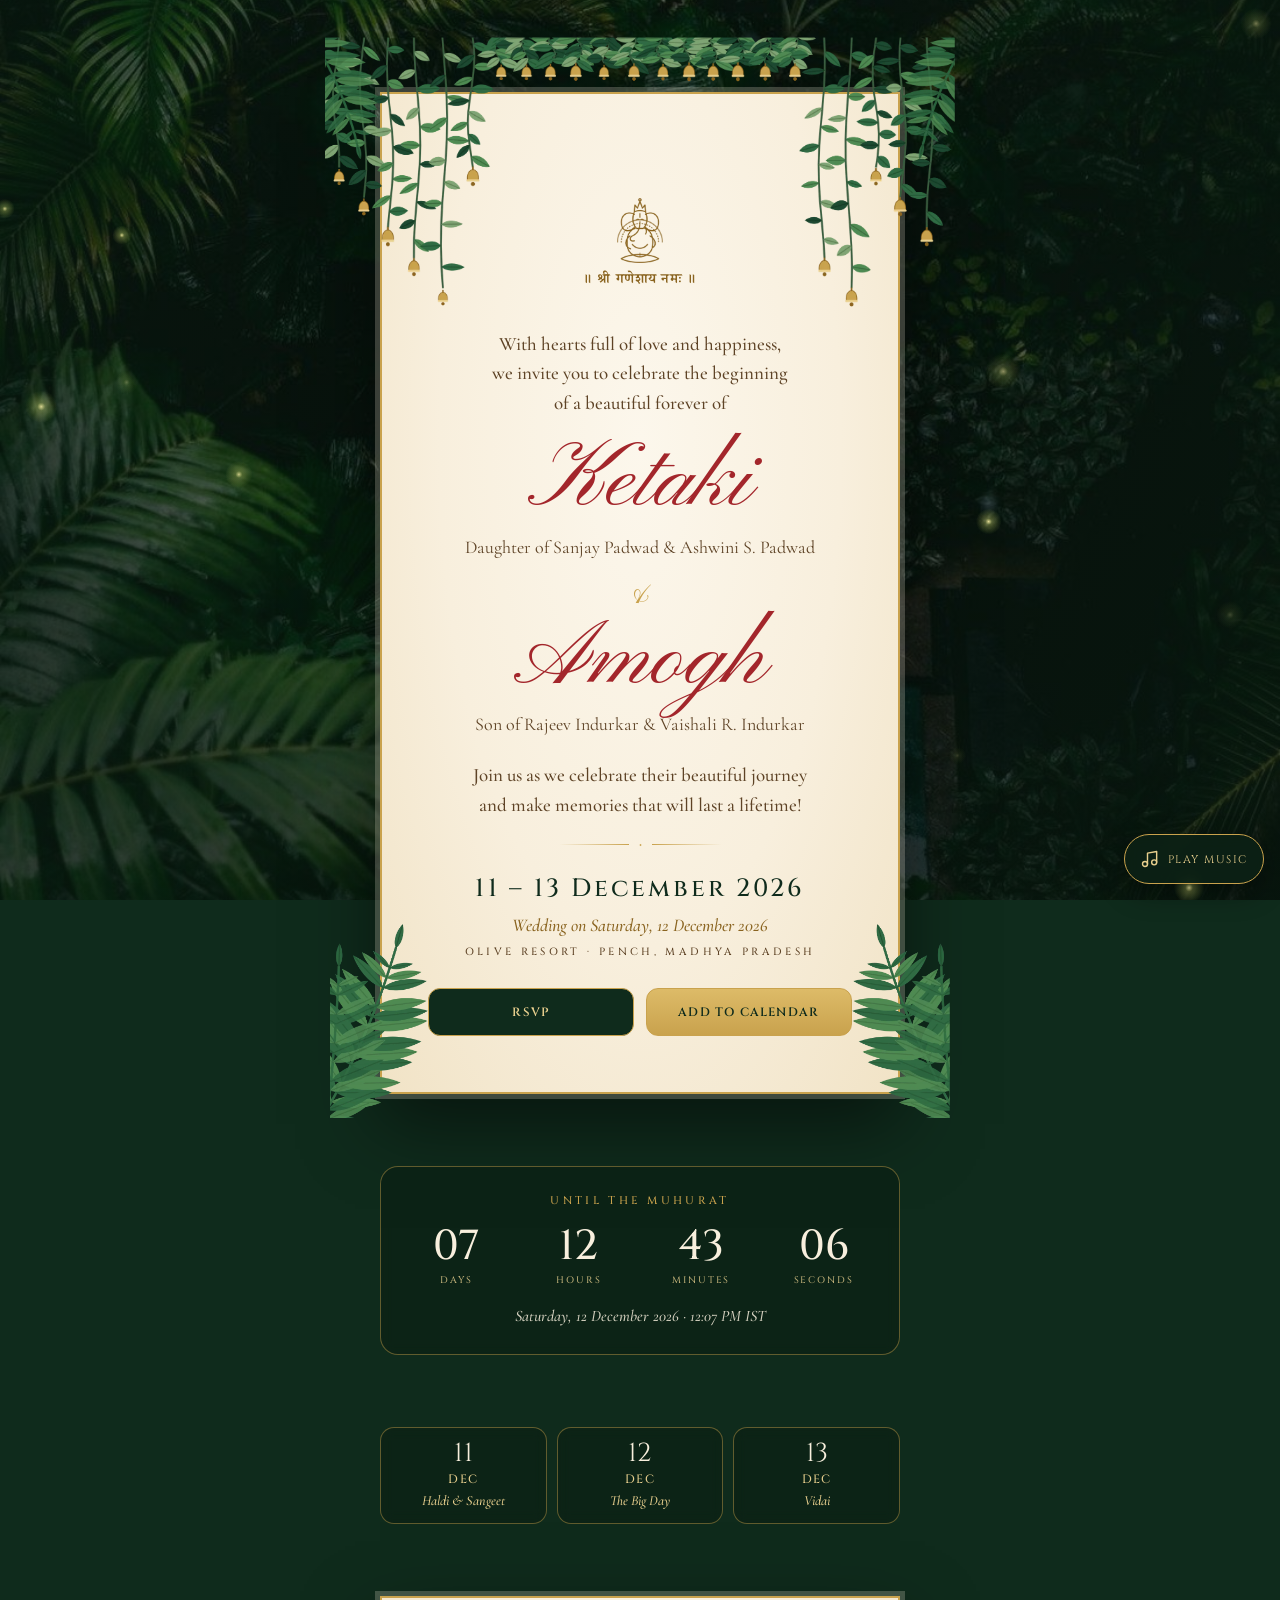
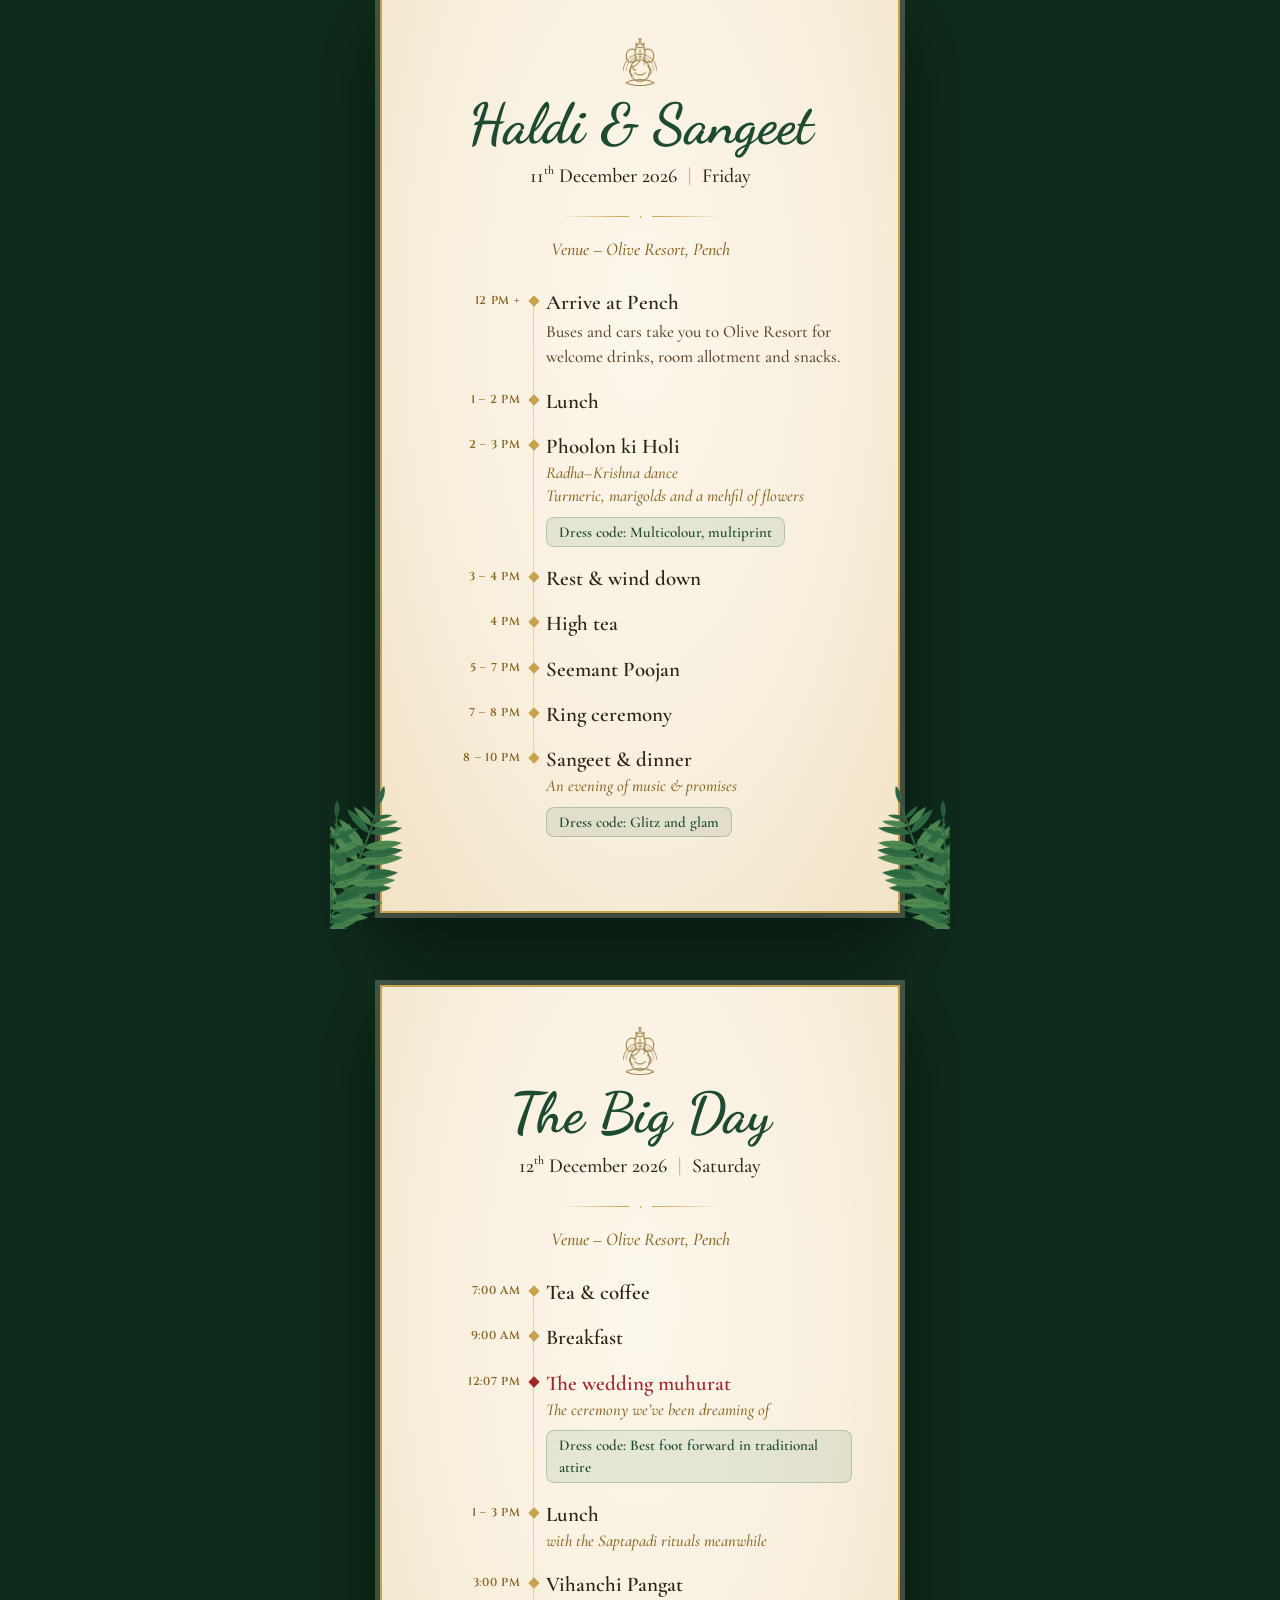
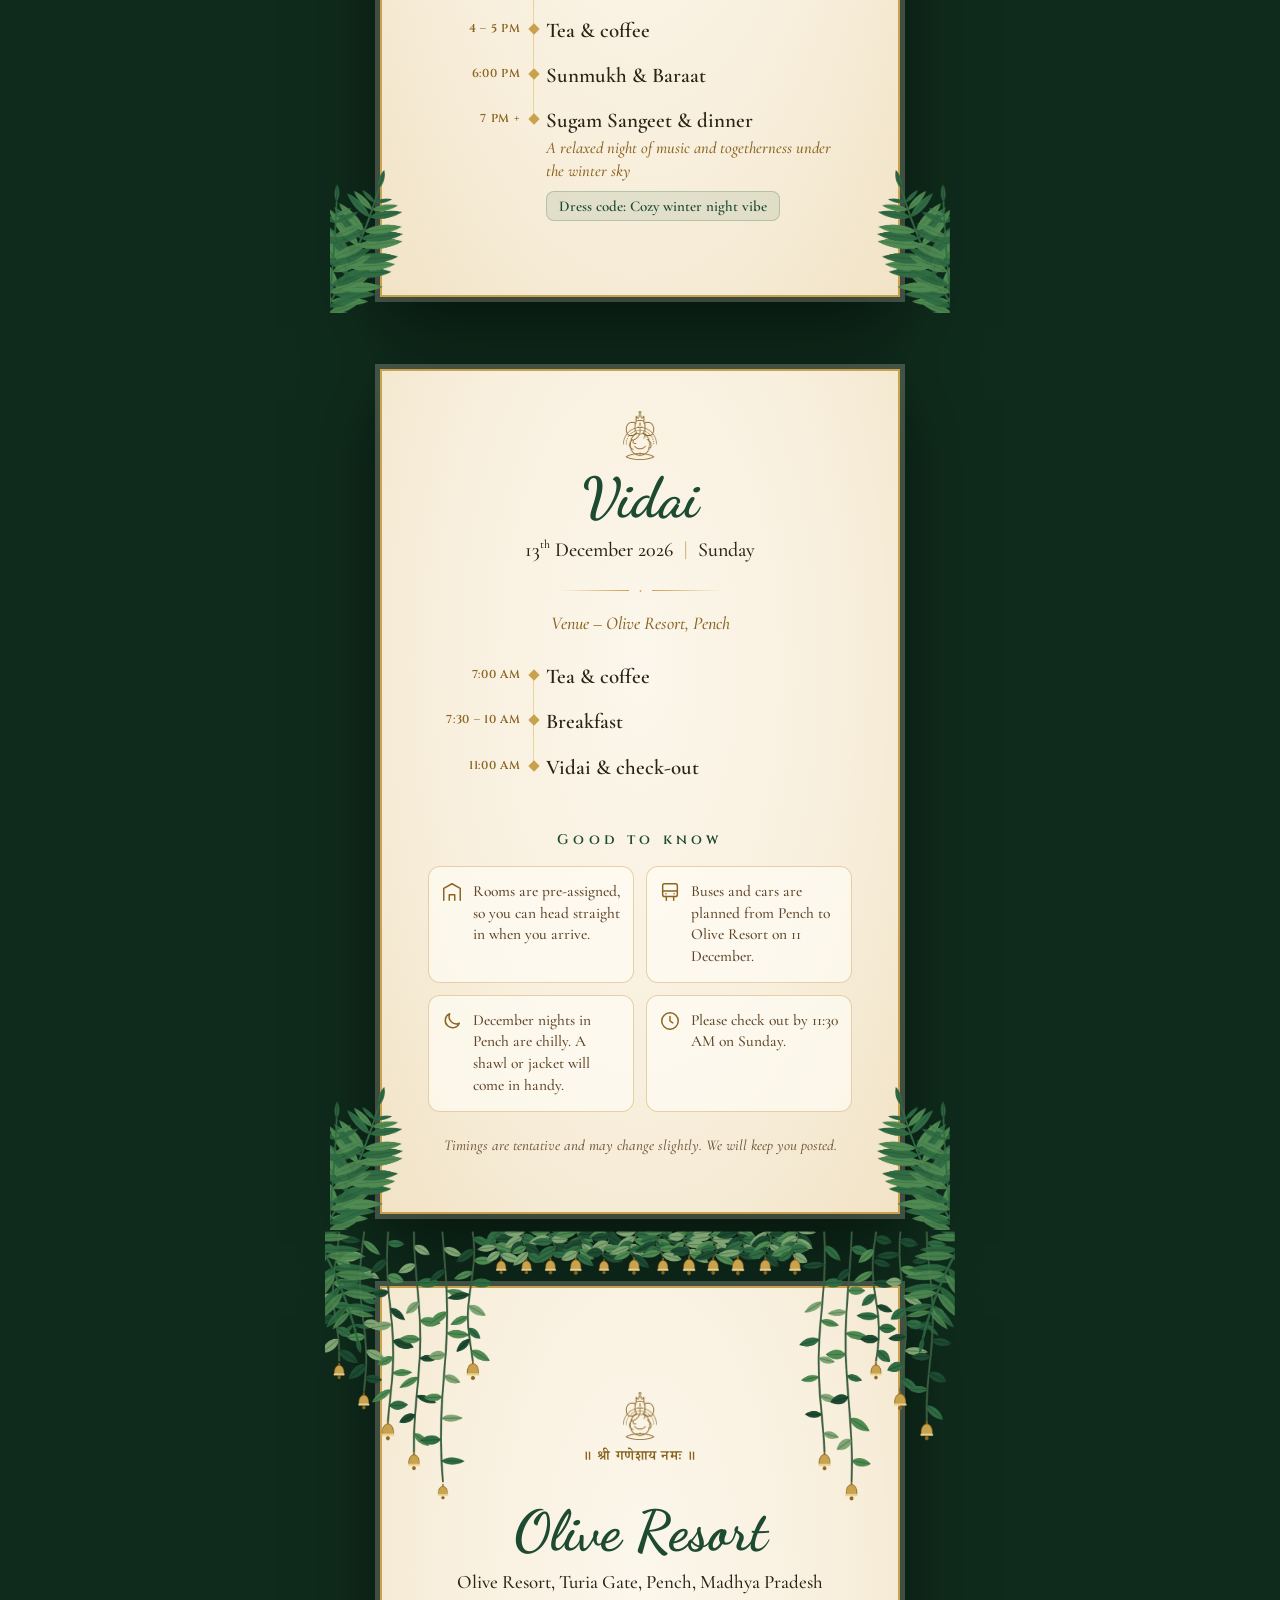
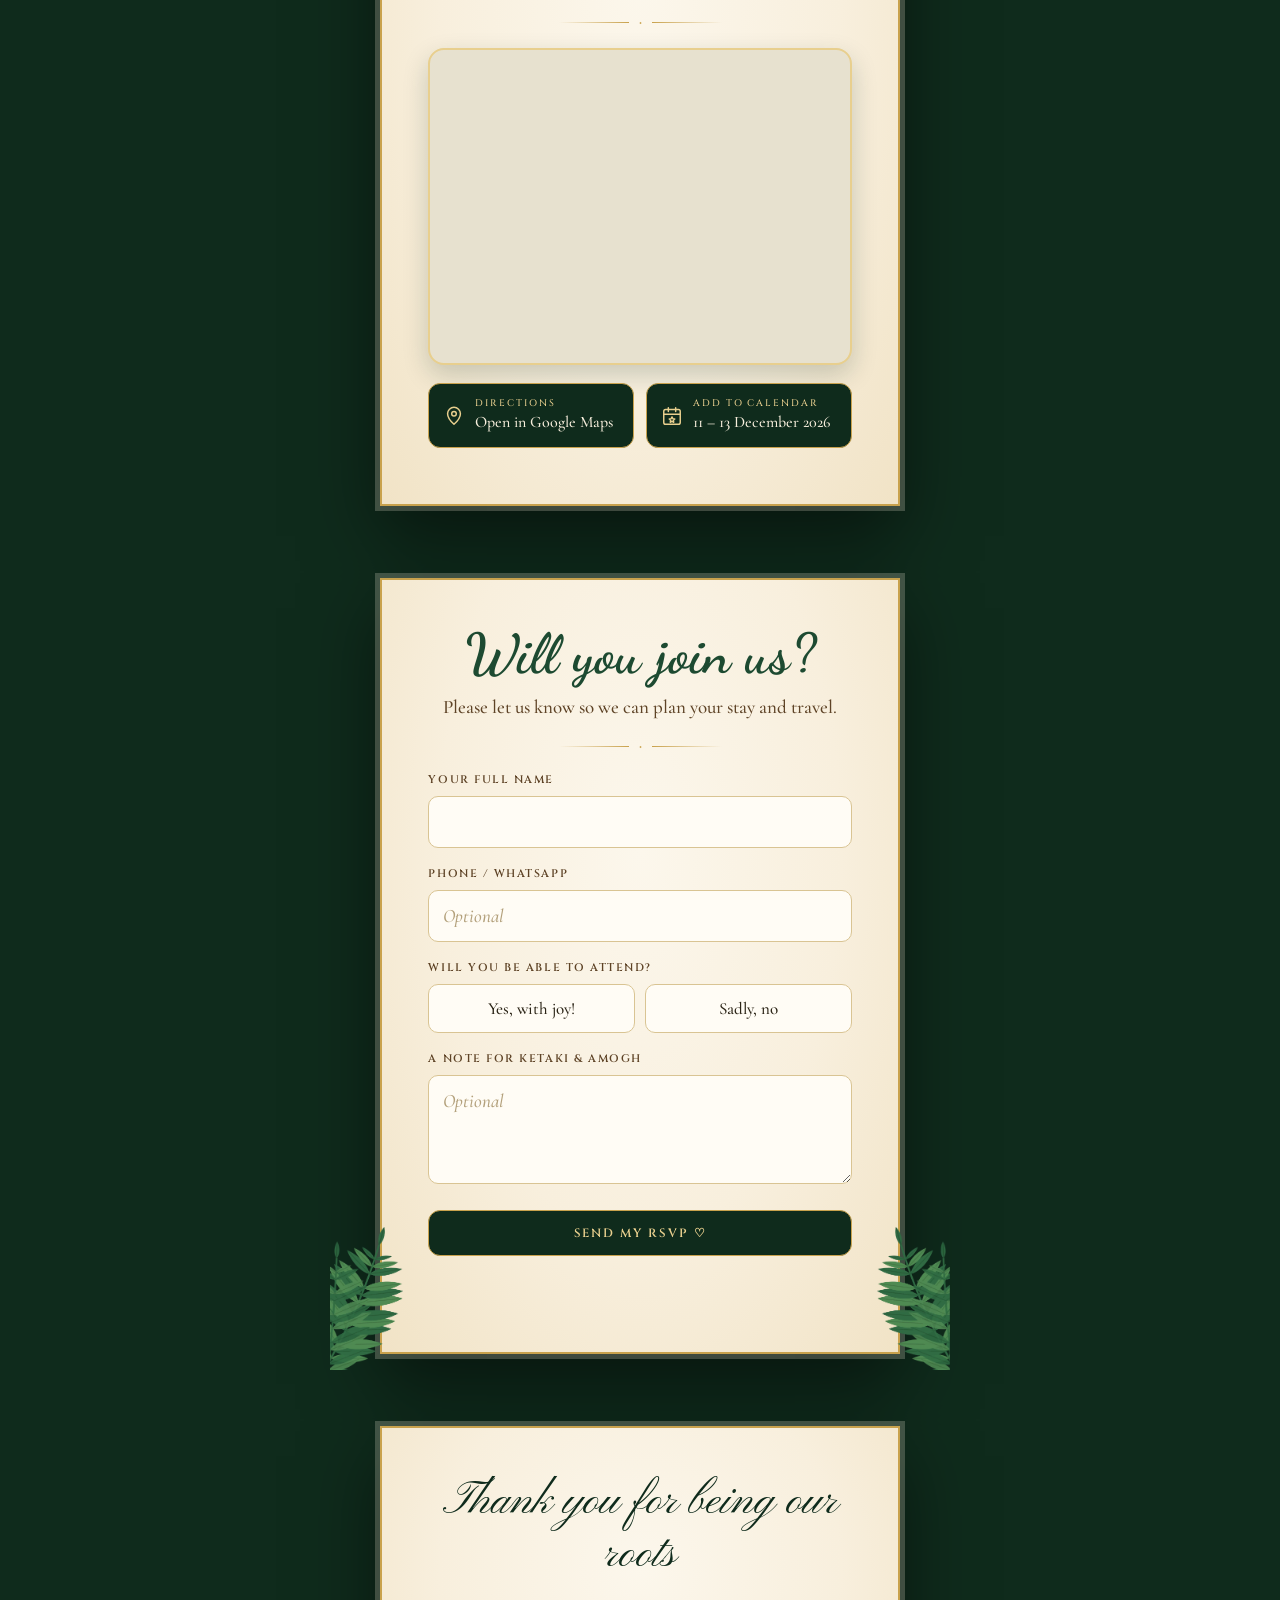
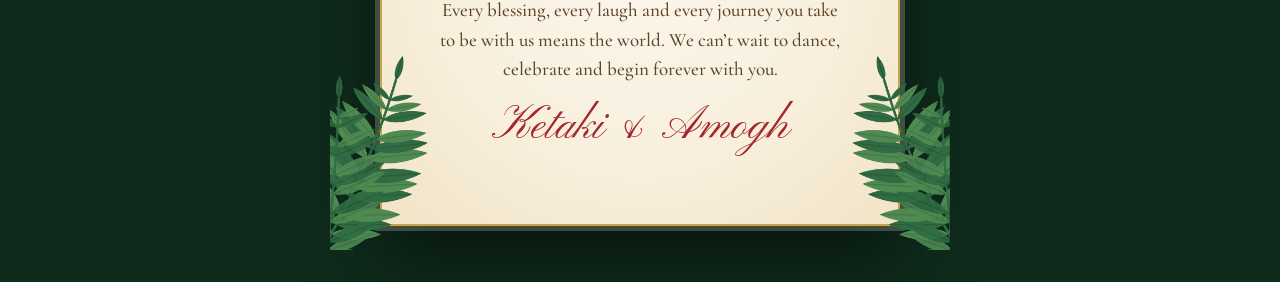
<file: v1/index.html>
<!DOCTYPE html>
<html lang="en">
<head>
  <meta charset="UTF-8">
  <meta name="viewport" content="width=device-width, initial-scale=1.0, viewport-fit=cover">
  <title>Ketaki &amp; Amogh · 11 – 13 December 2026</title>
  <meta name="description" content="Ketaki weds Amogh — wedding celebrations at Olive Resort, Pench, Madhya Pradesh, 11 – 13 December 2026.">
  <meta name="robots" content="noindex">
  <meta name="theme-color" content="#0F2B1C">

  <!-- Link preview (WhatsApp, iMessage, etc.) -->
  <meta property="og:type" content="website">
  <meta property="og:title" content="Ketaki &amp; Amogh · 11 – 13 December 2026">
  <meta property="og:description" content="With hearts full of love, we invite you to celebrate with us at Olive Resort, Pench.">
  <meta property="og:url" content="https://manushrikant-91.github.io/ketaki-weds-amogh/v1/">
  <meta property="og:image" content="https://manushrikant-91.github.io/ketaki-weds-amogh/assets/og-image.jpg">
  <meta property="og:image:width" content="1200">
  <meta property="og:image:height" content="630">
  <meta name="twitter:card" content="summary_large_image">

  <link rel="icon" href="../assets/icon-ganesha.ico" sizes="any">
  <link rel="icon" type="image/png" sizes="32x32" href="../assets/icon-ganesha-32.png">
  <link rel="icon" type="image/png" sizes="192x192" href="../assets/icon-ganesha-192.png">
  <link rel="apple-touch-icon" href="../assets/icon-ganesha-180.png">
  <link rel="preconnect" href="https://fonts.googleapis.com">
  <link rel="preconnect" href="https://fonts.gstatic.com" crossorigin>
  <link href="https://fonts.googleapis.com/css2?family=Cinzel:wght@400;600&family=Cormorant+Garamond:ital,wght@0,500;0,600;1,500&family=Dancing+Script:wght@700&family=Noto+Serif+Devanagari:wght@600&family=Pinyon+Script&display=swap" rel="stylesheet">
  <link rel="preload" as="image" href="../assets/jungle.jpg">
  <link rel="stylesheet" href="style.css?v=3">
</head>
<body>
  <div class="jungle-bg" aria-hidden="true"></div>
  <canvas id="fireflies" aria-hidden="true"></canvas>

  <nav class="nav" aria-label="Sections">
    <a href="#home">Home</a>
    <a href="#schedule">Schedule</a>
    <a href="#venue">Venue</a>
    <a href="#rsvp" class="nav-cta">RSVP</a>
  </nav>

  <main>
    <!-- ============ INVITATION ============ -->
    <section id="home" class="card card-hero">
      <img class="vines" src="../assets/vines-top.webp" alt="" aria-hidden="true">
      <img class="fern fern-l" src="../assets/fern-left.webp" alt="" aria-hidden="true">
      <img class="fern fern-r" src="../assets/fern-right.webp" alt="" aria-hidden="true">

      <div class="card-inner">
        <img class="ganesha" src="../assets/ganesha.webp" alt="Lord Ganesha">
        <p class="shloka" lang="mr">॥ श्री गणेशाय नमः ॥</p>

        <p class="lead lead-top">With hearts full of love and happiness,<br>
          we invite you to celebrate the beginning<br>
          of a beautiful forever of</p>

        <h1 class="couple">
          <span class="name">Ketaki</span>
          <span class="parents">Daughter of Sanjay Padwad &amp; Ashwini S. Padwad</span>
          <span class="amp">&amp;</span>
          <span class="name">Amogh</span>
          <span class="parents">Son of Rajeev Indurkar &amp; Vaishali R. Indurkar</span>
        </h1>

        <p class="lead">Join us as we celebrate their beautiful journey<br>
          and make memories that will last a lifetime!</p>

        <div class="divider" aria-hidden="true"><span></span>◆<span></span></div>

        <p class="dates">11 – 13 December 2026</p>
        <p class="wedding-day">Wedding on Saturday, 12 December 2026</p>
        <p class="place"><span>Olive Resort</span><span class="sep"> · </span><span>Pench, Madhya Pradesh</span></p>

        <div class="actions">
          <a class="btn btn-dark" href="#rsvp">RSVP</a>
          <button class="btn btn-gold" type="button" data-open-cal>Add to Calendar</button>
        </div>
      </div>
    </section>

    <!-- ============ COUNTDOWN ============ -->
    <section class="countdown reveal" aria-label="Countdown to the wedding muhurat">
      <p class="eyebrow">Until the muhurat</p>
      <div class="cd-grid">
        <div><span id="cd-days">--</span><small>Days</small></div>
        <div><span id="cd-hours">--</span><small>Hours</small></div>
        <div><span id="cd-mins">--</span><small>Minutes</small></div>
        <div><span id="cd-secs">--</span><small>Seconds</small></div>
      </div>
      <p class="cd-note" id="cd-note">Saturday, 12 December 2026 · 12:07 PM IST</p>
    </section>

    <!-- ============ SCHEDULE ============ -->
    <div id="schedule" class="anchor"></div>

    <nav class="day-tabs" aria-label="Jump to a day">
      <a href="#day1" class="day-tab"><b>11</b> Dec<small>Haldi &amp; Sangeet</small></a>
      <a href="#day2" class="day-tab"><b>12</b> Dec<small>The Big Day</small></a>
      <a href="#day3" class="day-tab"><b>13</b> Dec<small>Vidai</small></a>
    </nav>

    <section id="day1" class="card card-day reveal">
      <img class="fern fern-l small" src="../assets/fern-left.webp" alt="" aria-hidden="true">
      <img class="fern fern-r small" src="../assets/fern-right.webp" alt="" aria-hidden="true">
      <div class="card-inner">
        <img class="ganesha sm" src="../assets/ganesha.webp" alt="">
        <h2 class="day-title">Haldi &amp; Sangeet</h2>
        <p class="day-date">11<sup>th</sup> December 2026 <span>|</span> Friday</p>
        <div class="divider" aria-hidden="true"><span></span>◆<span></span></div>
        <p class="day-venue">Venue – Olive Resort, Pench</p>

        <ol class="timeline">
          <li><time>12 PM +</time><div><h3>Arrive at Pench</h3><p class="desc">Buses and cars take you to Olive Resort for welcome drinks, room allotment and snacks.</p></div></li>
          <li><time>1 – 2 PM</time><div><h3>Lunch</h3></div></li>
          <li><time>2 – 3 PM</time><div><h3>Phoolon ki Holi</h3><p class="note">Radha–Krishna dance<br>Turmeric, marigolds and a mehfil of flowers</p><p class="dress">Dress code: Multicolour, multiprint</p></div></li>
          <li><time>3 – 4 PM</time><div><h3>Rest &amp; wind down</h3></div></li>
          <li><time>4 PM</time><div><h3>High tea</h3></div></li>
          <li><time>5 – 7 PM</time><div><h3>Seemant Poojan</h3></div></li>
          <li><time>7 – 8 PM</time><div><h3>Ring ceremony</h3></div></li>
          <li><time>8 – 10 PM</time><div><h3>Sangeet &amp; dinner</h3><p class="note">An evening of music &amp; promises</p><p class="dress">Dress code: Glitz and glam</p></div></li>
        </ol>
      </div>
    </section>

    <section id="day2" class="card card-day reveal">
      <img class="fern fern-l small" src="../assets/fern-left.webp" alt="" aria-hidden="true">
      <img class="fern fern-r small" src="../assets/fern-right.webp" alt="" aria-hidden="true">
      <div class="card-inner">
        <img class="ganesha sm" src="../assets/ganesha.webp" alt="">
        <h2 class="day-title">The Big Day</h2>
        <p class="day-date">12<sup>th</sup> December 2026 <span>|</span> Saturday</p>
        <div class="divider" aria-hidden="true"><span></span>◆<span></span></div>
        <p class="day-venue">Venue – Olive Resort, Pench</p>

        <ol class="timeline">
          <li><time>7:00 AM</time><div><h3>Tea &amp; coffee</h3></div></li>
          <li><time>9:00 AM</time><div><h3>Breakfast</h3></div></li>
          <li class="highlight"><time>12:07 PM</time><div><h3>The wedding muhurat</h3><p class="note">The ceremony we’ve been dreaming of</p><p class="dress">Dress code: Best foot forward in traditional attire</p></div></li>
          <li><time>1 – 3 PM</time><div><h3>Lunch</h3><p class="note">with the Saptapadi rituals meanwhile</p></div></li>
          <li><time>3:00 PM</time><div><h3>Vihanchi Pangat</h3></div></li>
          <li><time>4 – 5 PM</time><div><h3>Tea &amp; coffee</h3></div></li>
          <li><time>6:00 PM</time><div><h3>Sunmukh &amp; Baraat</h3></div></li>
          <li><time>7 PM +</time><div><h3>Sugam Sangeet &amp; dinner</h3><p class="note">A relaxed night of music and togetherness under the winter sky</p><p class="dress">Dress code: Cozy winter night vibe</p></div></li>
        </ol>
      </div>
    </section>

    <section id="day3" class="card card-day reveal">
      <img class="fern fern-l small" src="../assets/fern-left.webp" alt="" aria-hidden="true">
      <img class="fern fern-r small" src="../assets/fern-right.webp" alt="" aria-hidden="true">
      <div class="card-inner">
        <img class="ganesha sm" src="../assets/ganesha.webp" alt="">
        <h2 class="day-title">Vidai</h2>
        <p class="day-date">13<sup>th</sup> December 2026 <span>|</span> Sunday</p>
        <div class="divider" aria-hidden="true"><span></span>◆<span></span></div>
        <p class="day-venue">Venue – Olive Resort, Pench</p>

        <ol class="timeline">
          <li><time>7:00 AM</time><div><h3>Tea &amp; coffee</h3></div></li>
          <li><time>7:30 – 10 AM</time><div><h3>Breakfast</h3></div></li>
          <li><time>11:00 AM</time><div><h3>Vidai &amp; check-out</h3></div></li>
        </ol>

        <h3 class="gtk-title">Good to know</h3>
        <ul class="gtk">
          <li>
            <svg viewBox="0 0 24 24" aria-hidden="true"><path d="M3 21V8l9-5 9 5v13M9 21v-6h6v6"/></svg>
            <p>Rooms are pre-assigned, so you can head straight in when you arrive.</p>
          </li>
          <li>
            <svg viewBox="0 0 24 24" aria-hidden="true"><rect x="4" y="3" width="16" height="14" rx="2"/><path d="M4 11h16M8 21v-4M16 21v-4M7.5 14h.01M16.5 14h.01"/></svg>
            <p>Buses and cars are planned from Pench to Olive Resort on 11 December.</p>
          </li>
          <li>
            <svg viewBox="0 0 24 24" aria-hidden="true"><path d="M20 14.5A8 8 0 0 1 9.5 4a8 8 0 1 0 10.5 10.5z"/></svg>
            <p>December nights in Pench are chilly. A shawl or jacket will come in handy.</p>
          </li>
          <li>
            <svg viewBox="0 0 24 24" aria-hidden="true"><circle cx="12" cy="12" r="9"/><path d="M12 7v5l3 2"/></svg>
            <p>Please check out by 11:30 AM on Sunday.</p>
          </li>
        </ul>
        <p class="fine">Timings are tentative and may change slightly. We will keep you posted.</p>
      </div>
    </section>

    <!-- ============ VENUE ============ -->
    <section id="venue" class="card card-venue reveal">
      <img class="vines" src="../assets/vines-top.webp" alt="" aria-hidden="true" loading="lazy">
      <div class="card-inner">
        <img class="ganesha sm" src="../assets/ganesha.webp" alt="">
        <p class="shloka" lang="mr">॥ श्री गणेशाय नमः ॥</p>
        <h2 class="day-title">Olive Resort</h2>
        <p class="address">Olive Resort, Turia Gate, Pench, Madhya Pradesh</p>
        <div class="divider" aria-hidden="true"><span></span>◆<span></span></div>

        <div class="map">
          <iframe title="Map of Olive Resort, Pench" loading="lazy" referrerpolicy="no-referrer-when-downgrade"
            src="https://www.google.com/maps?q=Olive%20Resort%2C%20Turia%20Pench%2C%20Awarghani%2C%20Madhya%20Pradesh%20480881&output=embed"></iframe>
        </div>

        <div class="tiles">
          <a class="tile" target="_blank" rel="noopener"
             href="https://www.google.com/maps/dir/?api=1&destination=Olive%20Resort%2C%20Turia%20Pench%2C%20Awarghani%2C%20Madhya%20Pradesh%20480881">
            <svg viewBox="0 0 24 24" aria-hidden="true"><path d="M12 21s-7-6.2-7-11.5A7 7 0 0 1 19 9.5C19 14.8 12 21 12 21z"/><circle cx="12" cy="9.5" r="2.5"/></svg>
            <span><small>Directions</small>Open in Google Maps</span>
          </a>
          <button class="tile" type="button" data-open-cal>
            <svg viewBox="0 0 24 24" aria-hidden="true"><rect x="3" y="5" width="18" height="16" rx="2"/><path d="M3 10h18M8 3v4M16 3v4M12 13l1 2 2 .3-1.5 1.4.4 2.1-1.9-1-1.9 1 .4-2.1L9 15.3l2-.3z"/></svg>
            <span><small>Add to calendar</small>11 – 13 December 2026</span>
          </button>
        </div>
      </div>
    </section>

    <!-- ============ RSVP ============ -->
    <section id="rsvp" class="card card-rsvp reveal">
      <img class="fern fern-l small" src="../assets/fern-left.webp" alt="" aria-hidden="true">
      <img class="fern fern-r small" src="../assets/fern-right.webp" alt="" aria-hidden="true">
      <div class="card-inner">
        <h2 class="day-title">Will you join us?</h2>
        <p class="lead">Please let us know so we can plan your stay and travel.</p>
        <div class="divider" aria-hidden="true"><span></span>◆<span></span></div>

        <form id="rsvp-form" novalidate>
          <label class="field">
            <span>Your full name</span>
            <input name="name" type="text" autocomplete="name" required maxlength="80">
          </label>

          <label class="field">
            <span>Phone / WhatsApp</span>
            <input name="phone" type="tel" autocomplete="tel" inputmode="tel" maxlength="20" placeholder="Optional">
          </label>

          <fieldset class="field">
            <legend>Will you be able to attend?</legend>
            <div class="choice">
              <label><input type="radio" name="attending" value="Yes" required><span>Yes, with joy!</span></label>
              <label><input type="radio" name="attending" value="No"><span>Sadly, no</span></label>
            </div>
          </fieldset>

          <div class="if-yes" hidden>
            <label class="field">
              <span>Number of guests (including you)</span>
              <select name="guests">
                <option>1</option><option>2</option><option>3</option><option>4</option>
                <option>5</option><option>6</option><option>7</option><option>8</option>
              </select>
            </label>

            <fieldset class="field">
              <legend>Which days will you be with us?</legend>
              <div class="choice wrap">
                <label><input type="checkbox" name="days" value="11 Dec" checked><span>11 Dec</span></label>
                <label><input type="checkbox" name="days" value="12 Dec" checked><span>12 Dec</span></label>
                <label><input type="checkbox" name="days" value="13 Dec" checked><span>13 Dec</span></label>
              </div>
            </fieldset>

            <fieldset class="field">
              <legend>Need the bus / car from Pench on 11 Dec?</legend>
              <div class="choice">
                <label><input type="radio" name="pickup" value="Yes"><span>Yes, please</span></label>
                <label><input type="radio" name="pickup" value="No"><span>No, I’ll manage</span></label>
              </div>
            </fieldset>
          </div>

          <label class="field">
            <span>A note for Ketaki &amp; Amogh</span>
            <textarea name="message" rows="3" maxlength="500" placeholder="Optional"></textarea>
          </label>

          <button class="btn btn-dark btn-block" type="submit">Send my RSVP ♡</button>
          <p class="form-status" id="form-status" role="status" aria-live="polite"></p>
        </form>
      </div>
    </section>

    <!-- ============ THANK YOU ============ -->
    <section class="card card-thanks reveal">
      <img class="fern fern-l" src="../assets/fern-left.webp" alt="" aria-hidden="true">
      <img class="fern fern-r" src="../assets/fern-right.webp" alt="" aria-hidden="true">
      <div class="card-inner">
        <h2 class="thanks-title">Thank you for being our roots</h2>
        <p class="lead">Every blessing, every laugh and every journey you take to be with us means the world.
          We can’t wait to dance, celebrate and begin forever with you.</p>
        <p class="sign">Ketaki &amp; Amogh</p>
      </div>
    </section>
  </main>


  <!-- Background music: plays only when a guest taps the button.
       Drop a file at assets/music.mp3 — the button stays hidden until it exists. -->
  <audio id="bg-music" src="../assets/music.mp3" loop preload="none"></audio>
  <button class="music-btn" id="music-btn" type="button" aria-label="Play music" aria-pressed="false" hidden>
    <svg class="ico-note" viewBox="0 0 24 24" aria-hidden="true"><path d="M9 18V5l11-2v13"/><circle cx="6" cy="18" r="3"/><circle cx="17" cy="16" r="3"/></svg>
    <span class="bars" aria-hidden="true"><i></i><i></i><i></i><i></i></span>
    <span class="music-label">Play music</span>
  </button>

  <!-- Add-to-calendar chooser -->
  <dialog id="cal-dialog" class="cal-dialog">
    <form method="dialog">
      <p class="eyebrow">Add to calendar</p>
      <a class="btn btn-dark btn-block" id="cal-google" target="_blank" rel="noopener">Google Calendar</a>
      <button class="btn btn-gold btn-block" type="button" id="cal-ics">Apple / Outlook (.ics)</button>
      <button class="btn-link" value="close">Close</button>
    </form>
  </dialog>

  <script src="../config.js?v=3"></script>
  <script src="script.js?v=7"></script>
</body>
</html>
</file>
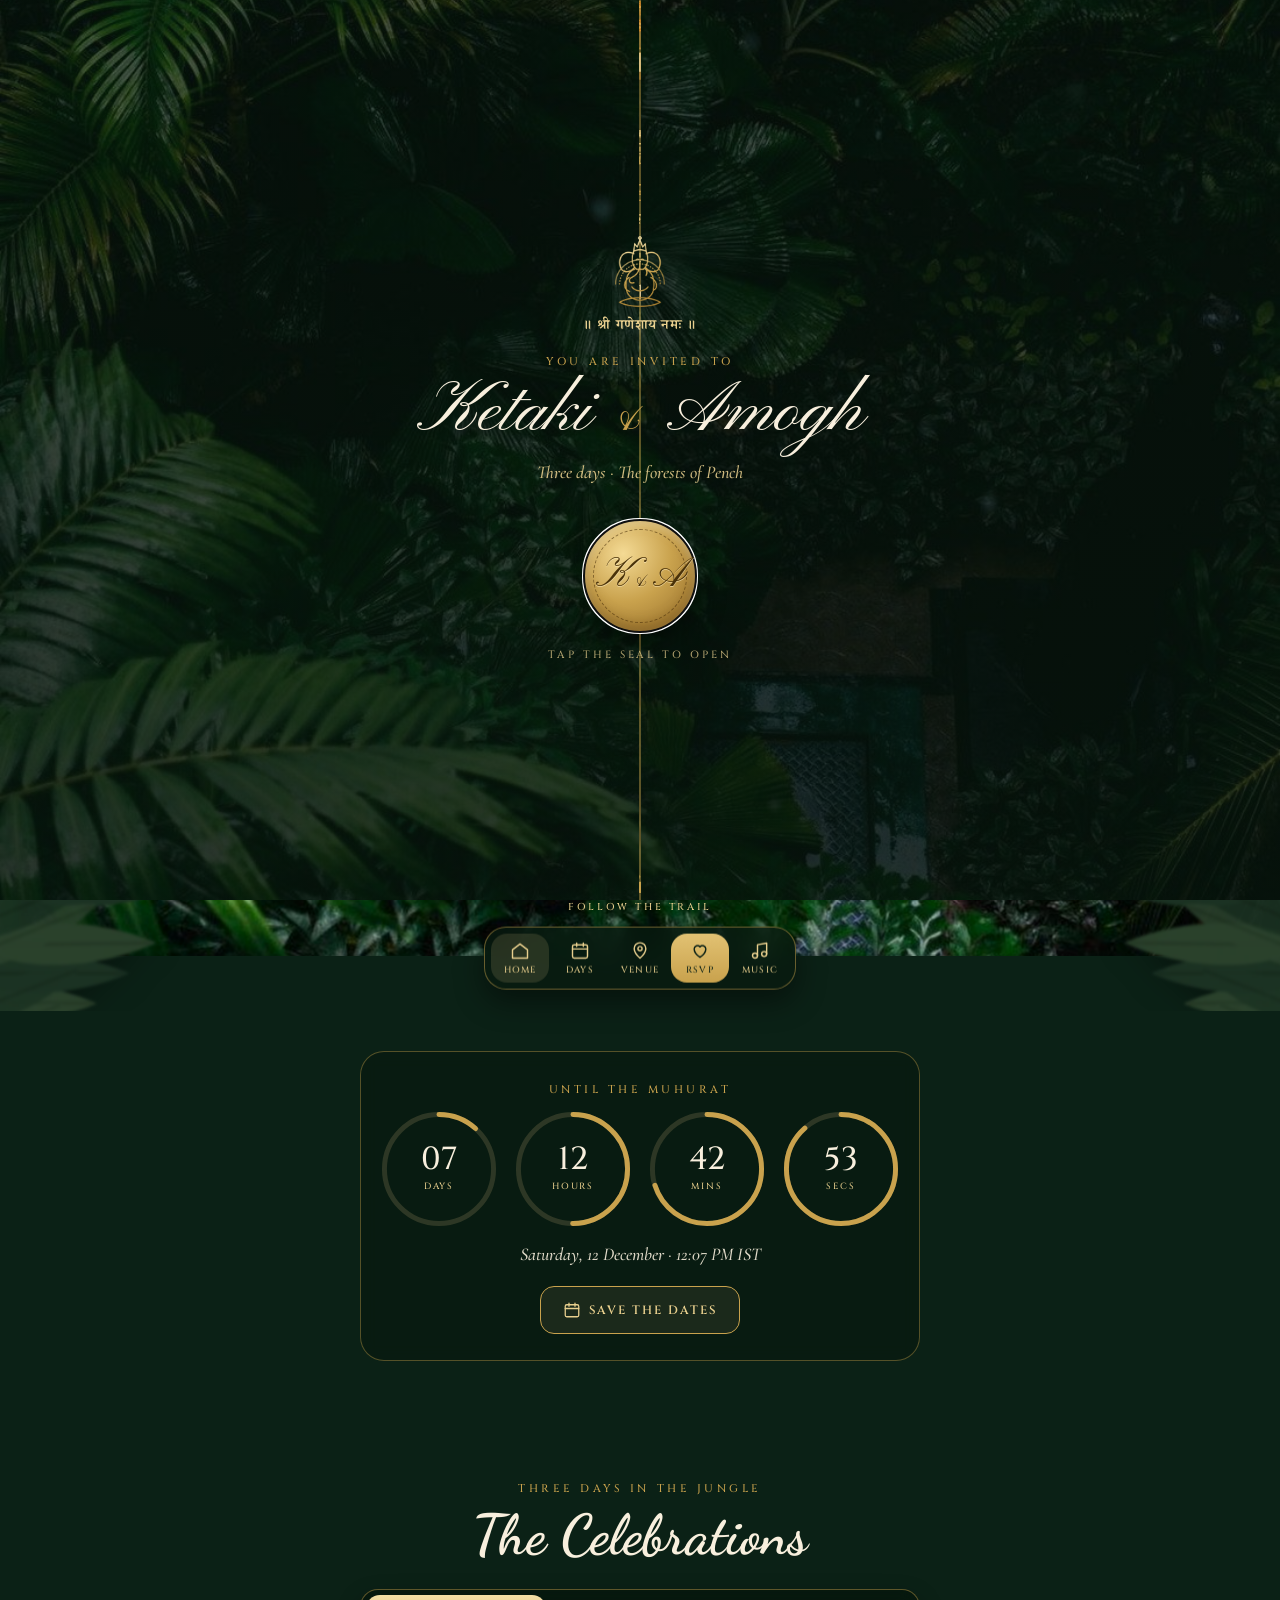
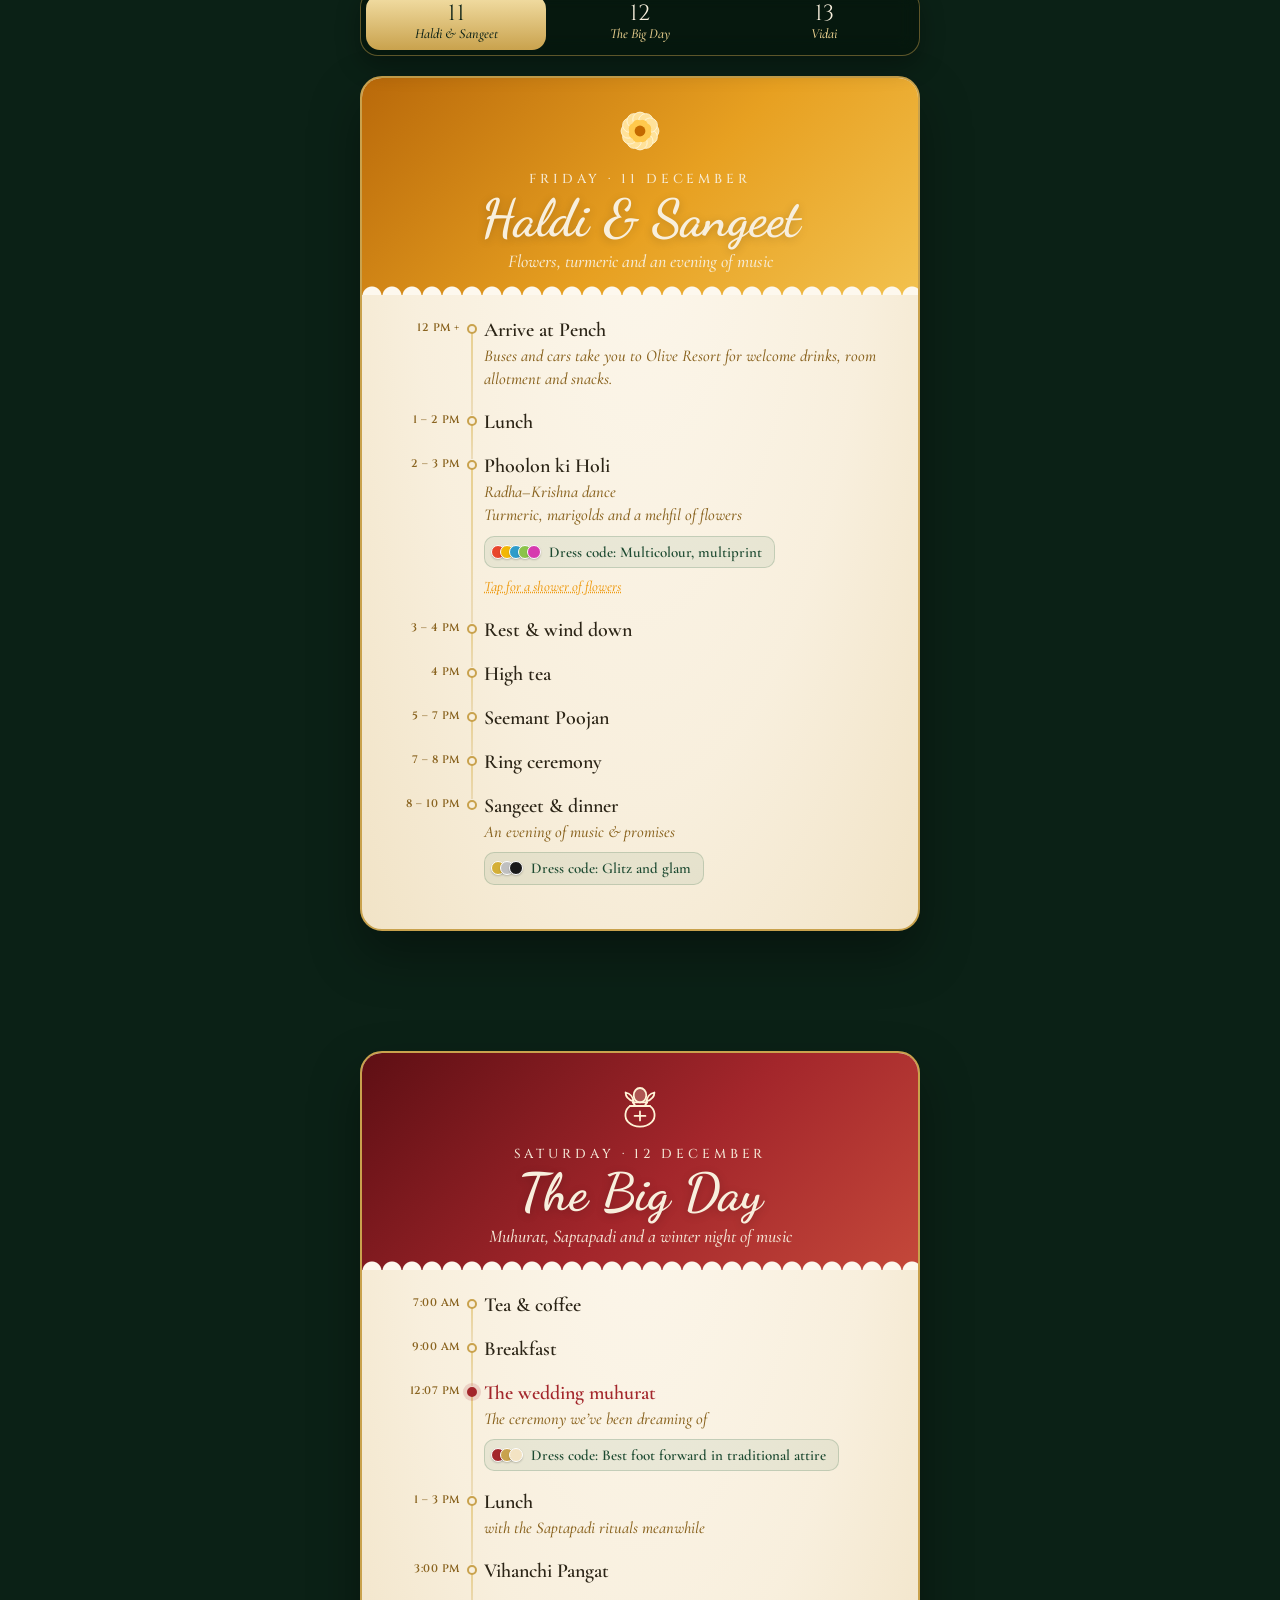
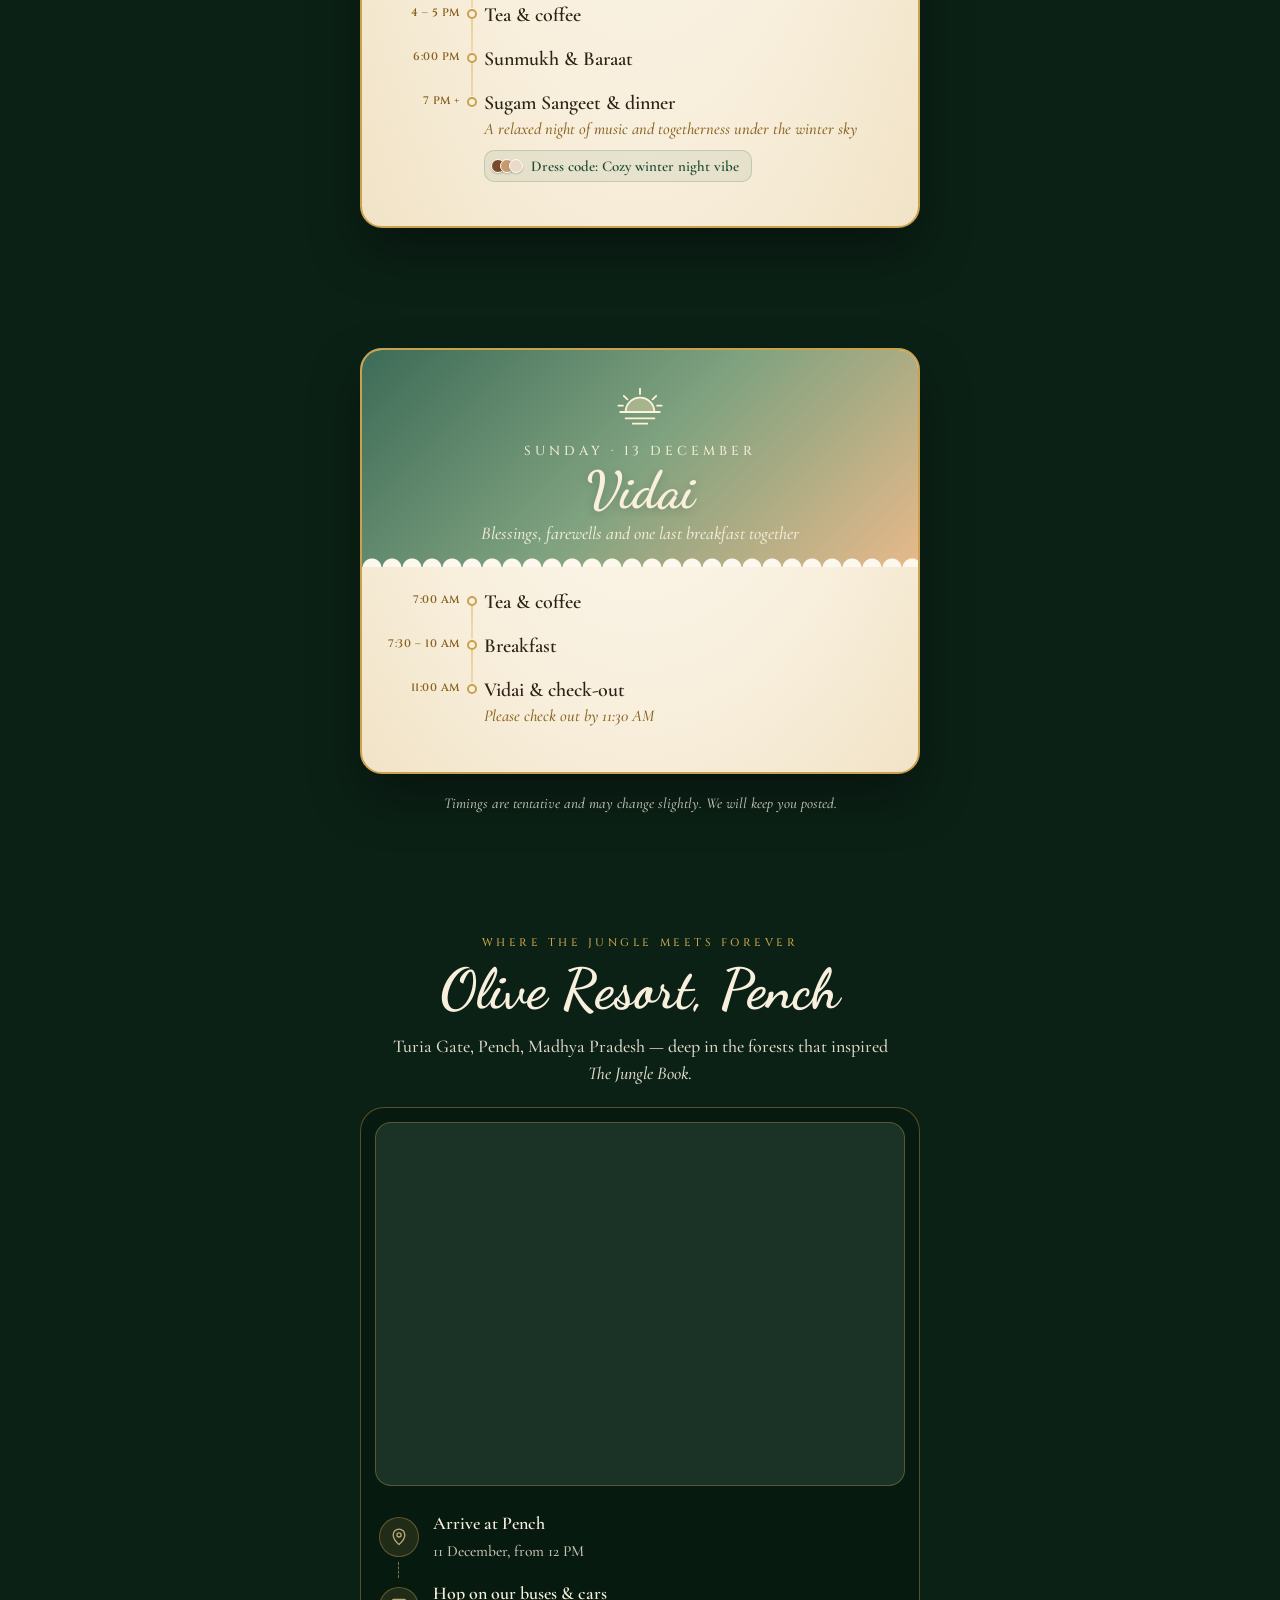
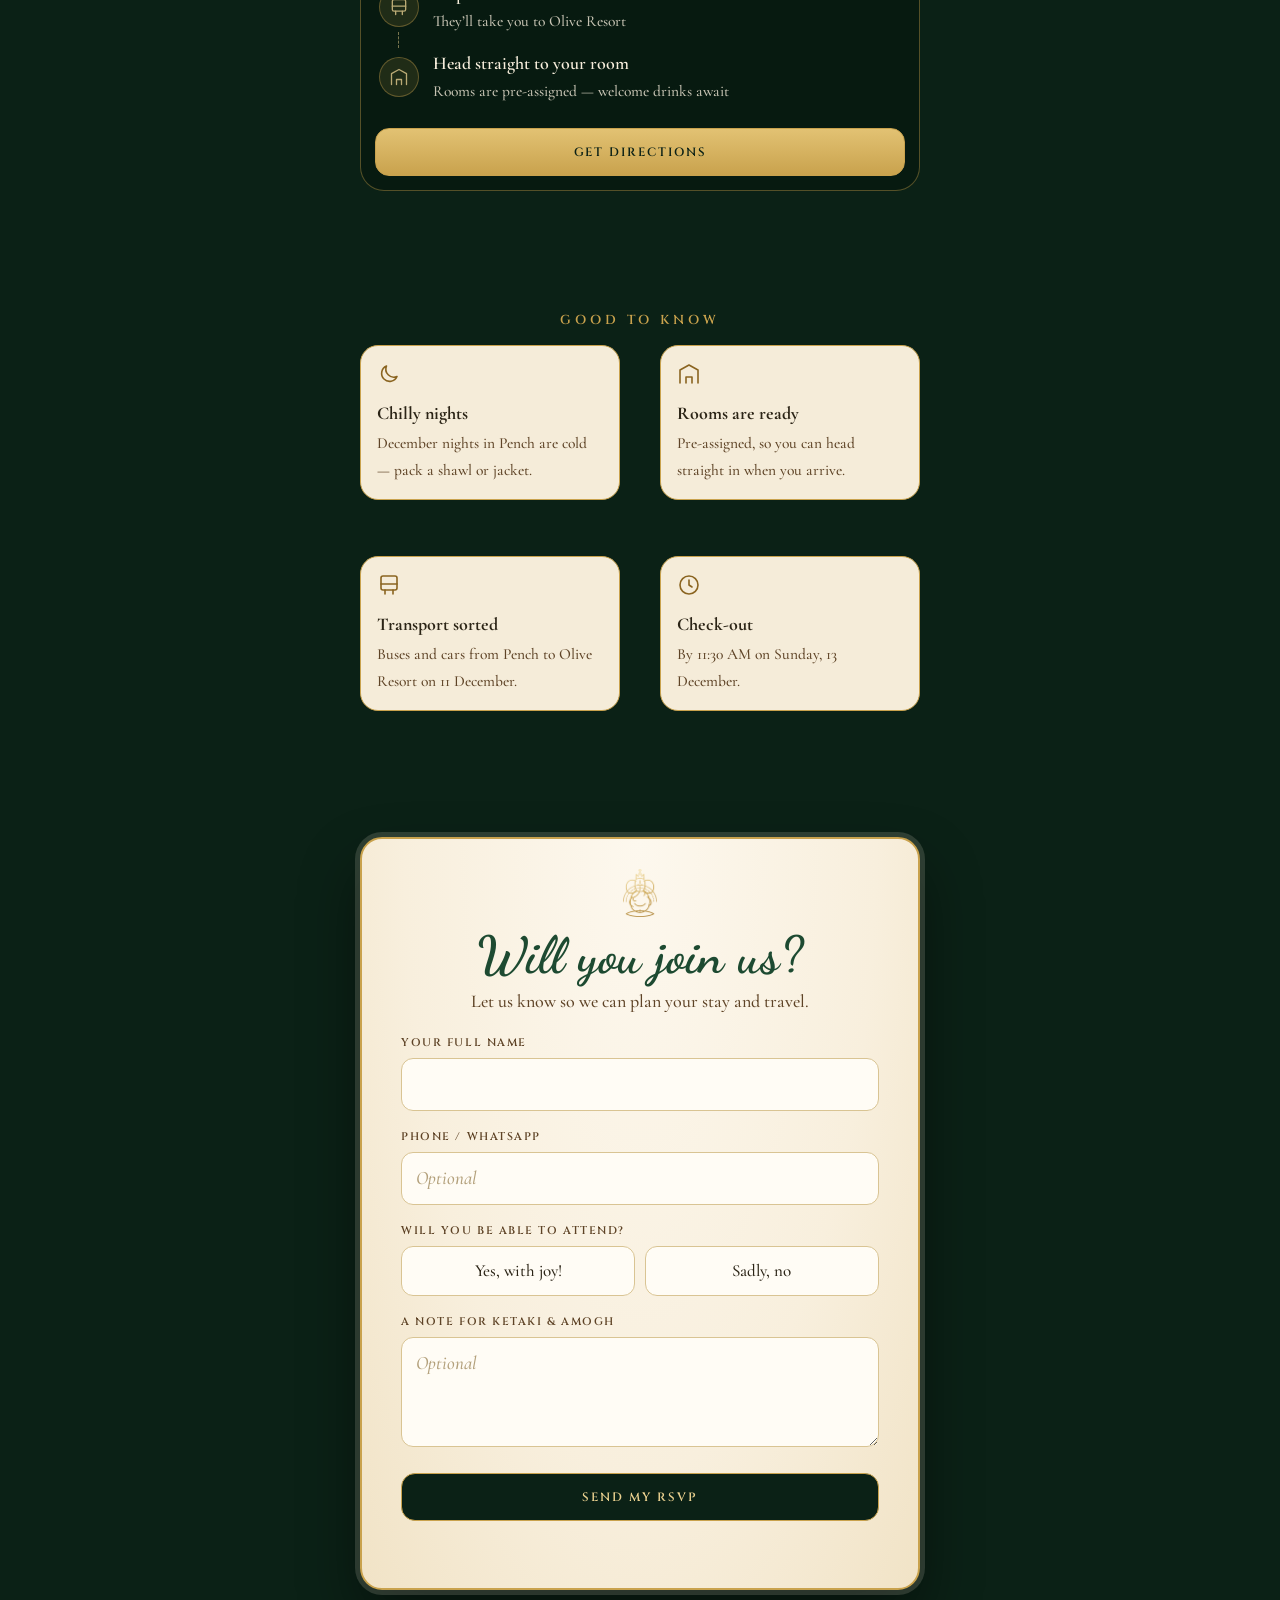
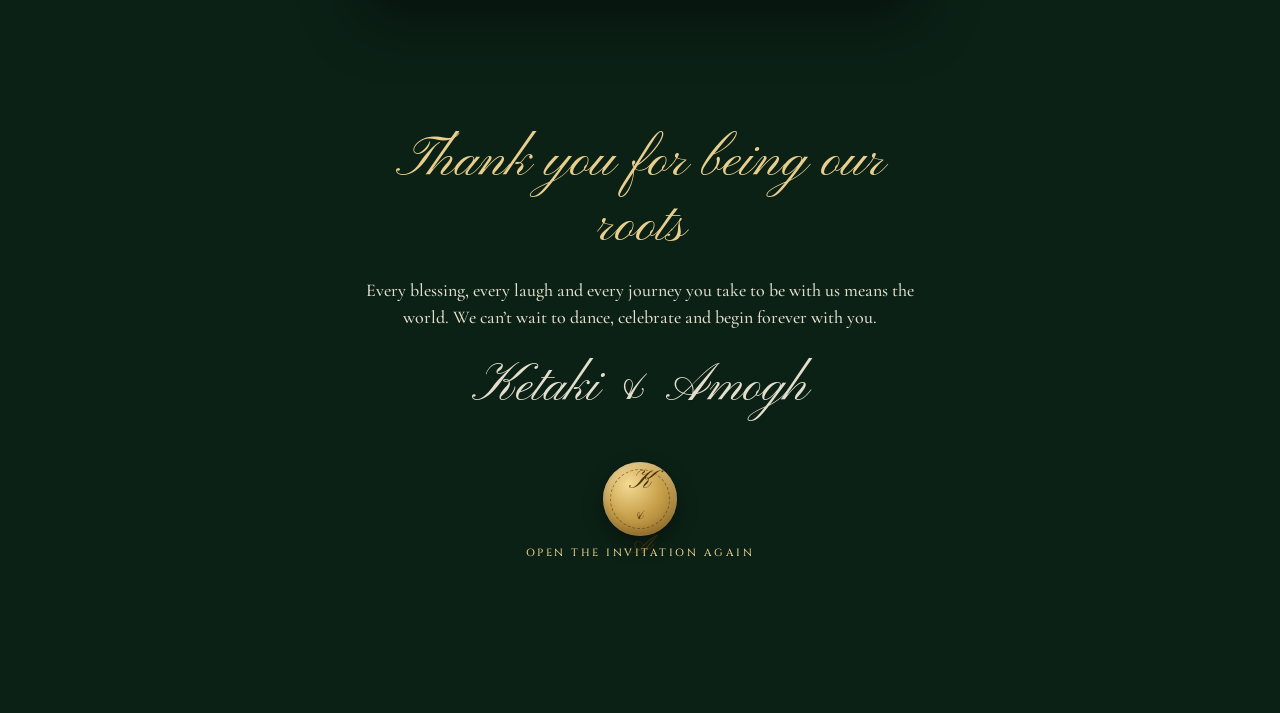
<file: v2/index.html>
<!DOCTYPE html>
<html lang="en">
<head>
  <meta charset="UTF-8">
  <meta name="robots" content="noindex">
  <title>Ketaki &amp; Amogh</title>
  <link rel="canonical" href="https://manushrikant-91.github.io/ketaki-weds-amogh/">
  <meta http-equiv="refresh" content="0; url=../">
  <script>location.replace('../' + location.search);</script>
</head>
<body style="background:#0B2116;color:#E8CF8E;font-family:Georgia,serif;text-align:center;padding-top:40vh">
  <p>The invitation has moved — <a href="../" style="color:#E8CF8E">open it here</a>.</p>
</body>
</html>
</file>
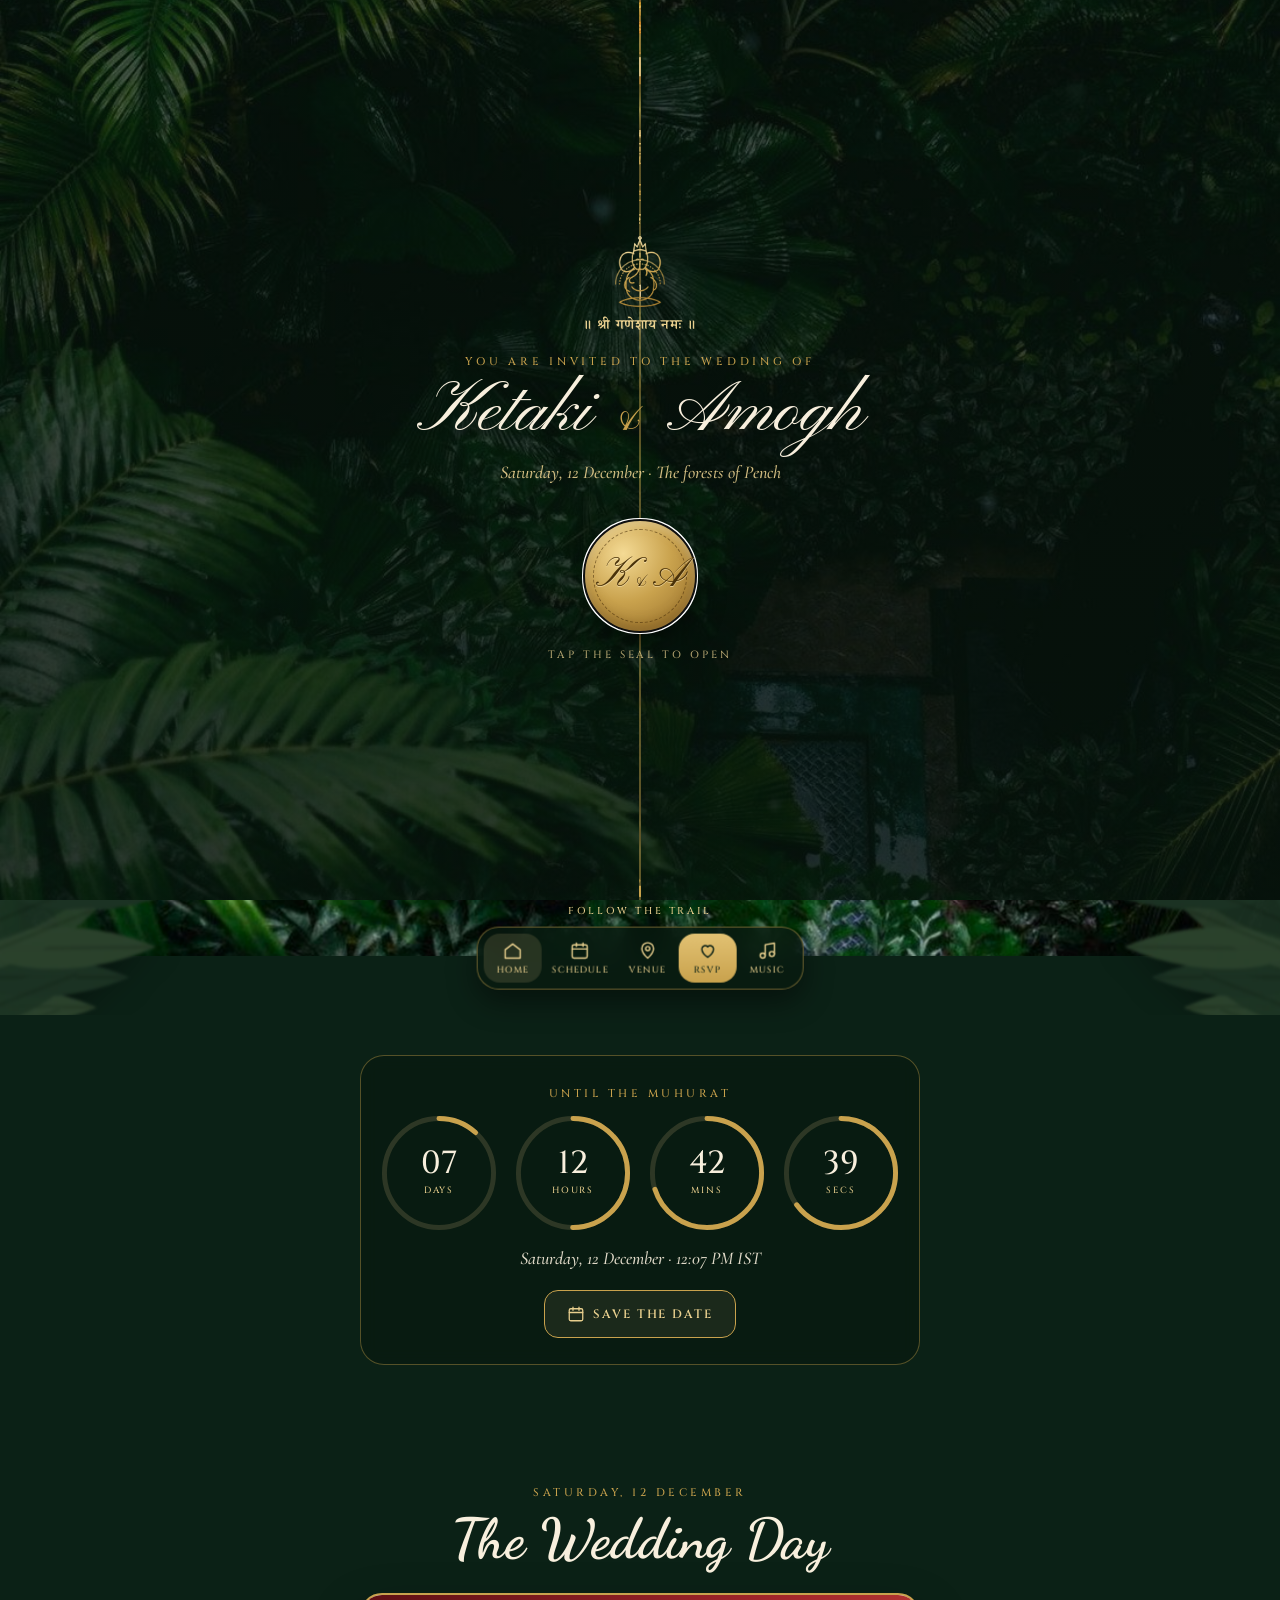
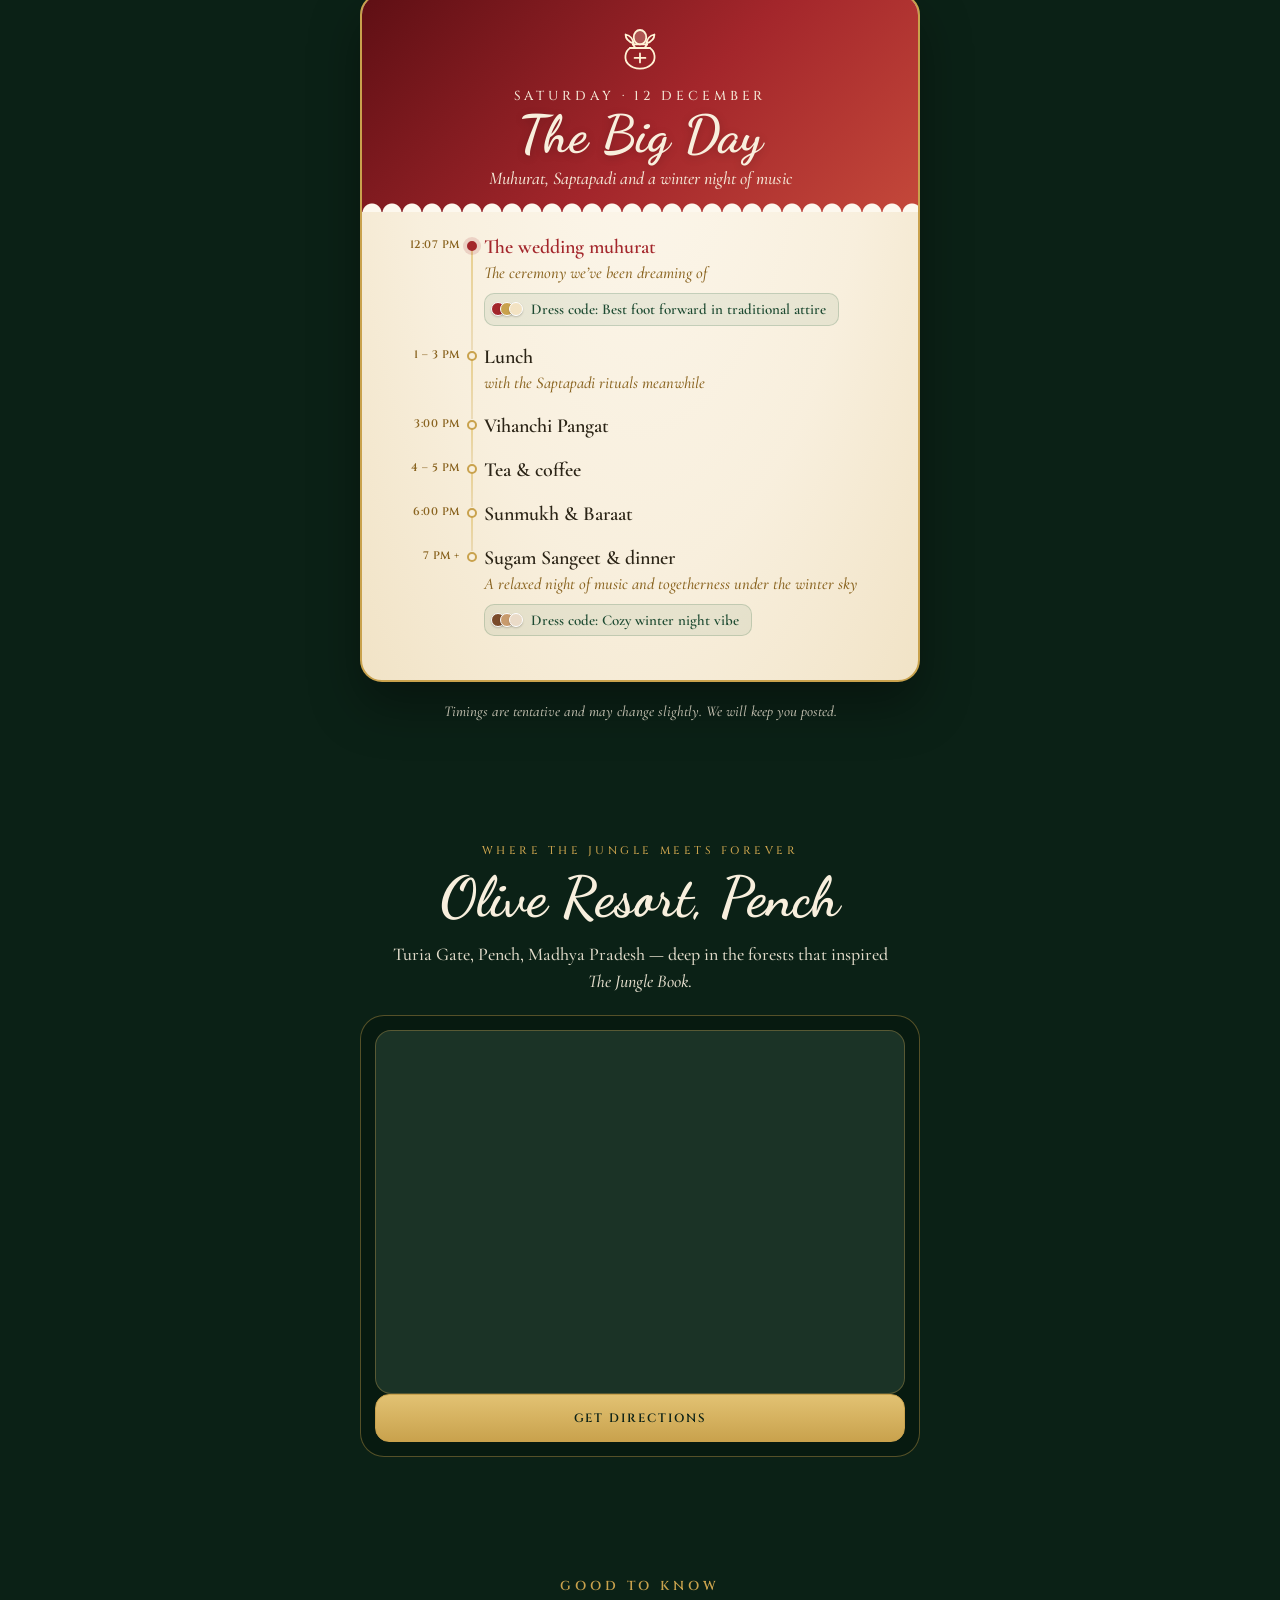
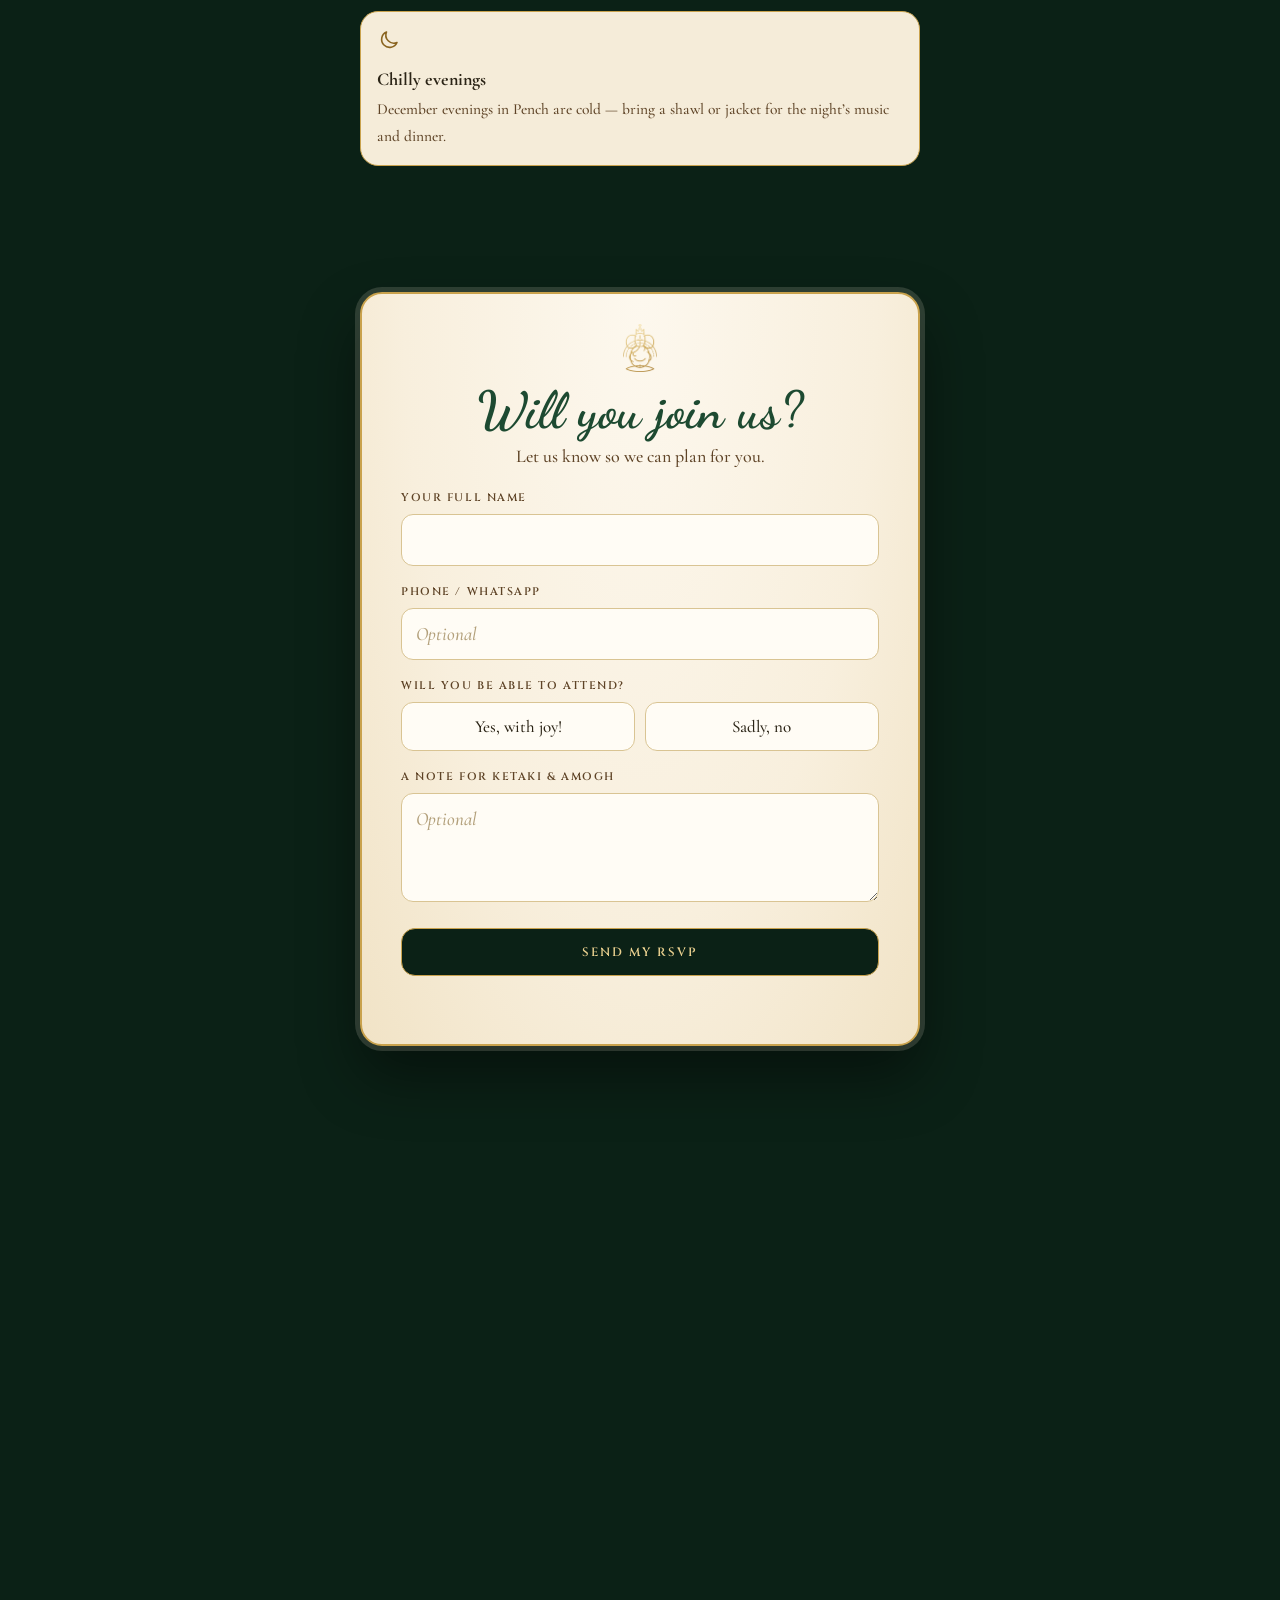
<file: wedding/index.html>
<!DOCTYPE html>
<html lang="en">
<head>
  <meta charset="UTF-8">
  <meta name="viewport" content="width=device-width, initial-scale=1.0, viewport-fit=cover">
  <title>Ketaki &amp; Amogh · Wedding · 12 December 2026</title>
  <meta name="description" content="Ketaki weds Amogh — the wedding, Saturday 12 December 2026, at Olive Resort, Pench.">
  <meta name="theme-color" content="#0B2116">

  <meta property="og:type" content="website">
  <meta property="og:title" content="Ketaki &amp; Amogh · Wedding · 12 December 2026">
  <meta property="og:description" content="Join us for the wedding in the forests of Pench. Tap to open your invitation.">
  <meta property="og:url" content="https://manushrikant-91.github.io/ketaki-weds-amogh/wedding/">
  <meta property="og:image" content="https://manushrikant-91.github.io/ketaki-weds-amogh/assets/og-image.jpg">
  <meta property="og:image:width" content="1200">
  <meta property="og:image:height" content="630">
  <meta name="twitter:card" content="summary_large_image">

  <link rel="icon" href="../assets/icon-ganesha.ico" sizes="any">
  <link rel="icon" type="image/png" sizes="32x32" href="../assets/icon-ganesha-32.png">
  <link rel="icon" type="image/png" sizes="192x192" href="../assets/icon-ganesha-192.png">
  <link rel="apple-touch-icon" href="../assets/icon-ganesha-180.png">
  <link rel="preconnect" href="https://fonts.googleapis.com">
  <link rel="preconnect" href="https://fonts.gstatic.com" crossorigin>
  <link href="https://fonts.googleapis.com/css2?family=Cinzel:wght@400;600&family=Cormorant+Garamond:ital,wght@0,500;0,600;1,500&family=Dancing+Script:wght@700&family=Noto+Serif+Devanagari:wght@600&family=Pinyon+Script&display=swap" rel="stylesheet">
  <link rel="preload" as="image" href="../assets/jungle.jpg">
  <link rel="stylesheet" href="../jungle/style.css?v=7">
</head>
<body data-invite="wedding">
  <!-- Shared SVG symbols -->
  <svg width="0" height="0" style="position:absolute" aria-hidden="true">
    <defs>
      <linearGradient id="g-brass" x1="0" y1="0" x2="1" y2="1">
        <stop offset="0" stop-color="#F6DE9A"/><stop offset=".5" stop-color="#D4A84B"/><stop offset="1" stop-color="#9A6E22"/>
      </linearGradient>
      <linearGradient id="g-leaf" x1="0" y1="0" x2="0" y2="1">
        <stop offset="0" stop-color="#3F8A55"/><stop offset="1" stop-color="#1D4A31"/>
      </linearGradient>
      <!-- tiger pugmark -->
      <symbol id="paw" viewBox="0 0 40 40">
        <path d="M20 38c-7 0-12-3.5-12-8.5 0-4.5 4-6 6.5-9 1.6-2 3.2-3 5.5-3s3.9 1 5.5 3c2.5 3 6.5 4.5 6.5 9 0 5-5 8.5-12 8.5z"/>
        <ellipse cx="8" cy="15" rx="3.6" ry="4.8" transform="rotate(-20 8 15)"/>
        <ellipse cx="15.5" cy="8.5" rx="3.6" ry="5"/>
        <ellipse cx="24.5" cy="8.5" rx="3.6" ry="5"/>
        <ellipse cx="32" cy="15" rx="3.6" ry="4.8" transform="rotate(20 32 15)"/>
      </symbol>
    </defs>
  </svg>

  <div class="jungle-bg" aria-hidden="true"></div>
  <div class="mood" id="mood" data-mood="forest" aria-hidden="true"></div>
  <canvas id="fireflies" aria-hidden="true"></canvas>
  <canvas id="petals" aria-hidden="true"></canvas>

  <!-- ============ OPENING GATE ============ -->
  <div class="gate" id="gate" hidden>
    <div class="gate-panel left"></div>
    <div class="gate-panel right"></div>
    <div class="gate-content">
      <span class="ganesha-gold" role="img" aria-label="Lord Ganesha"></span>
      <p class="shloka" lang="mr">॥ श्री गणेशाय नमः ॥</p>
      <p class="gate-kicker">You are invited to the wedding of</p>
      <p class="gate-names">Ketaki <span>&amp;</span> Amogh</p>
      <p class="gate-sub">Saturday, 12 December · The forests of Pench</p>
      <button class="seal" id="gate-open" type="button" aria-label="Open the invitation">
        <span class="seal-ring"></span>
        <span class="seal-mono">K<i>&amp;</i>A</span>
      </button>
      <p class="gate-hint">Tap the seal to open</p>
    </div>
  </div>

  <!-- ============ HERO ============ -->
  <header class="hero" id="home">
    <svg class="toran" id="toran" aria-hidden="true"></svg>
    <img class="hero-fern l" src="../assets/fern-left.webp" alt="" aria-hidden="true">
    <img class="hero-fern r" src="../assets/fern-right.webp" alt="" aria-hidden="true">

    <div class="hero-inner">
      <span class="ganesha-gold" role="img" aria-label="Lord Ganesha"></span>
      <p class="shloka" lang="mr">॥ श्री गणेशाय नमः ॥</p>
      <p class="hero-lead">With hearts full of love and happiness, we invite you to celebrate the beginning of a beautiful forever of</p>

      <h1 class="names">
        <span class="name write" style="--d:.2s">Ketaki</span>
        <span class="parents fade" style="--d:1.4s">Daughter of Sanjay Padwad &amp; Ashwini S. Padwad</span>
        <span class="amp fade" style="--d:1.7s">&amp;</span>
        <span class="name write" style="--d:1.9s">Amogh</span>
        <span class="parents fade" style="--d:3.1s">Son of Rajeev Indurkar &amp; Vaishali R. Indurkar</span>
      </h1>

      <div class="date-plate single fade" style="--d:3.4s">
        <span class="dp-main">Saturday<b>12</b><small>December 2026</small></span>
      </div>
      <p class="hero-place fade" style="--d:3.6s">Olive Resort · Pench, Madhya Pradesh</p>
    </div>

    <a class="scroll-cue" href="#countdown" aria-label="Scroll down">
      <svg><use href="#paw"/></svg><span>Follow the trail</span>
    </a>
  </header>

  <main>
    <svg class="tiger-trail" id="tiger-trail" aria-hidden="true"></svg>
    <!-- ============ COUNTDOWN ============ -->
    <section class="countdown reveal" id="countdown" data-mood="forest" aria-label="Countdown to the muhurat">
      <p class="eyebrow">Until the muhurat</p>
      <div class="rings">
        <div class="ring"><svg viewBox="0 0 100 100"><circle cx="50" cy="50" r="44"/><circle class="arc" id="arc-days" cx="50" cy="50" r="44"/></svg><span id="cd-days">--</span><small>Days</small></div>
        <div class="ring"><svg viewBox="0 0 100 100"><circle cx="50" cy="50" r="44"/><circle class="arc" id="arc-hours" cx="50" cy="50" r="44"/></svg><span id="cd-hours">--</span><small>Hours</small></div>
        <div class="ring"><svg viewBox="0 0 100 100"><circle cx="50" cy="50" r="44"/><circle class="arc" id="arc-mins" cx="50" cy="50" r="44"/></svg><span id="cd-mins">--</span><small>Mins</small></div>
        <div class="ring"><svg viewBox="0 0 100 100"><circle cx="50" cy="50" r="44"/><circle class="arc" id="arc-secs" cx="50" cy="50" r="44"/></svg><span id="cd-secs">--</span><small>Secs</small></div>
      </div>
      <p class="cd-note" id="cd-note">Saturday, 12 December · 12:07 PM IST</p>
      <button class="btn btn-ghost" type="button" data-open-cal>
        <svg viewBox="0 0 24 24" aria-hidden="true"><rect x="3" y="5" width="18" height="16" rx="2"/><path d="M3 10h18M8 3v4M16 3v4"/></svg>
        Save the date
      </button>
    </section>

    <!-- ============ THE WEDDING DAY ============ -->
    <section class="days reveal" id="days" aria-labelledby="days-title">
      <p class="eyebrow">Saturday, 12 December</p>
      <h2 class="section-title" id="days-title">The Wedding Day</h2>

      <div class="days-list" id="days-list">
        <!-- day cards are rendered from the schedule in script.js -->
      </div>
      <p class="fine">Timings are tentative and may change slightly. We will keep you posted.</p>
    </section>

    <!-- ============ VENUE ============ -->
    <section class="venue reveal" id="venue" data-mood="forest" aria-labelledby="venue-title">
      <p class="eyebrow">Where the jungle meets forever</p>
      <h2 class="section-title" id="venue-title">Olive Resort, Pench</h2>
      <p class="venue-sub">Turia Gate, Pench, Madhya Pradesh — deep in the forests that inspired <i>The Jungle Book</i>.</p>

      <div class="venue-card">
        <div class="map">
          <iframe title="Map of Olive Resort, Pench" loading="lazy" referrerpolicy="no-referrer-when-downgrade"
            src="https://www.google.com/maps?q=Olive%20Resort%2C%20Turia%20Pench%2C%20Awarghani%2C%20Madhya%20Pradesh%20480881&output=embed"></iframe>
        </div>
        <a class="btn btn-gold btn-block" target="_blank" rel="noopener"
           href="https://www.google.com/maps/dir/?api=1&destination=Olive%20Resort%2C%20Turia%20Pench%2C%20Awarghani%2C%20Madhya%20Pradesh%20480881">Get directions</a>
      </div>

      <h3 class="gtk-title">Good to know</h3>
      <div class="gtk single">
        <div class="gtk-card"><svg viewBox="0 0 24 24"><path d="M20 14.5A8 8 0 0 1 9.5 4a8 8 0 1 0 10.5 10.5z"/></svg><b>Chilly evenings</b><span>December evenings in Pench are cold — bring a shawl or jacket for the night’s music and dinner.</span></div>
      </div>
    </section>

    <!-- ============ RSVP ============ -->
    <section class="rsvp reveal" id="rsvp" data-mood="forest" aria-labelledby="rsvp-title">
      <div class="paper">
        <span class="ganesha-gold small" aria-hidden="true"></span>
        <h2 class="paper-title" id="rsvp-title">Will you join us?</h2>
        <p class="paper-lead">Let us know so we can plan for you.</p>

        <form id="rsvp-form" novalidate>
          <label class="field"><span>Your full name</span>
            <input name="name" type="text" autocomplete="name" required maxlength="80"></label>
          <label class="field"><span>Phone / WhatsApp</span>
            <input name="phone" type="tel" autocomplete="tel" inputmode="tel" maxlength="20" placeholder="Optional"></label>

          <fieldset class="field"><legend>Will you be able to attend?</legend>
            <div class="choice">
              <label><input type="radio" name="attending" value="Yes" required><span>Yes, with joy!</span></label>
              <label><input type="radio" name="attending" value="No"><span>Sadly, no</span></label>
            </div>
          </fieldset>

          <div class="if-yes" hidden>
            <div class="field"><span class="flabel">Number of guests (including you)</span>
              <div class="stepper">
                <button type="button" data-step="-1" aria-label="One fewer guest">−</button>
                <output id="guest-out">1</output>
                <button type="button" data-step="1" aria-label="One more guest">+</button>
                <input type="hidden" name="guests" value="1">
              </div>
            </div>
            <input type="hidden" name="days" value="12 Dec">
          </div>

          <label class="field"><span>A note for Ketaki &amp; Amogh</span>
            <textarea name="message" rows="3" maxlength="500" placeholder="Optional"></textarea></label>

          <button class="btn btn-dark btn-block" type="submit">Send my RSVP</button>
          <p class="form-status" id="form-status" role="status" aria-live="polite"></p>
        </form>
      </div>
    </section>

    <!-- ============ THANK YOU ============ -->
    <section class="thanks reveal" data-mood="dawn">
      <h2 class="thanks-title">Thank you for being our roots</h2>
      <p>Every blessing, every laugh and every journey you take to be with us means the world.
        We can’t wait to dance, celebrate and begin forever with you.</p>
      <p class="sign">Ketaki &amp; Amogh</p>
      <button class="replay" id="replay" type="button">
        <span class="replay-seal" aria-hidden="true">K<i>&amp;</i>A</span>
        <span>Open the invitation again</span>
      </button>
    </section>
  </main>

  <!-- live banner (shown only on 12 Dec) -->
    <div class="live" id="live" hidden>
      <span class="live-dot"></span><span id="live-text"></span>
    </div>

  <!-- ============ DOCK ============ -->
  <nav class="dock" id="dock" aria-label="Sections">
    <a href="#home"><svg viewBox="0 0 24 24"><path d="M3 11l9-7 9 7v10H3z"/></svg><span>Home</span></a>
    <a href="#days"><svg viewBox="0 0 24 24"><rect x="3" y="5" width="18" height="16" rx="2"/><path d="M3 10h18M8 3v4M16 3v4"/></svg><span>Schedule</span></a>
    <a href="#venue"><svg viewBox="0 0 24 24"><path d="M12 21s-7-6.2-7-11.5A7 7 0 0 1 19 9.5C19 14.8 12 21 12 21z"/><circle cx="12" cy="9.5" r="2.5"/></svg><span>Venue</span></a>
    <a href="#rsvp" class="dock-cta"><svg viewBox="0 0 24 24"><path d="M12 20s-7-4.4-7-10a4 4 0 0 1 7-2.6A4 4 0 0 1 19 10c0 5.6-7 10-7 10z"/></svg><span>RSVP</span></a>
    <button type="button" id="music-btn" class="dock-music" aria-label="Play music" aria-pressed="false" hidden>
      <svg class="ico-note" viewBox="0 0 24 24"><path d="M9 18V5l11-2v13"/><circle cx="6" cy="18" r="3"/><circle cx="17" cy="16" r="3"/></svg>
      <span class="bars" aria-hidden="true"><i></i><i></i><i></i><i></i></span>
      <span>Music</span>
    </button>
  </nav>
  <audio id="bg-music" src="../assets/music.mp3" loop preload="none"></audio>

  <!-- Add-to-calendar chooser -->
  <dialog id="cal-dialog" class="cal-dialog">
    <form method="dialog">
      <p class="eyebrow">Add to your calendar</p>
      <a class="btn btn-dark btn-block" id="cal-google-all" target="_blank" rel="noopener">Wedding day · Google</a>
      <a class="btn btn-dark btn-block" id="cal-google-muhurat" target="_blank" rel="noopener">Just the muhurat · Google</a>
      <button class="btn btn-gold btn-block" type="button" id="cal-ics">Apple / Outlook (.ics)</button>
      <button class="btn-link" value="close">Close</button>
    </form>
  </dialog>

  <noscript><style>.reveal,.fade,.write{opacity:1!important;clip-path:none!important;transform:none!important}</style></noscript>
  <script src="../config.js?v=3"></script>
  <script src="../jungle/script.js?v=12"></script>
</body>
</html>
</file>
<file: jungle/style.css>
/* ==========================================================
   Ketaki & Amogh — v2 "Into the Jungle"
   Traditional (toran, bells, Ganesha, marigolds, script)
   meets modern (glass, rings, dock, live schedule).
   ========================================================== */
:root {
  --forest: #0B2116;
  --forest-2: #1D4A31;
  --leaf: #2F6B43;
  --cream: #F8EFDD;
  --cream-hi: #FDF8EE;
  --gold: #C9A24D;
  --gold-dark: #8A6420;
  --gold-light: #E8CF8E;
  --red: #A3262B;
  --brown: #5E4326;
  --ink: #2B2416;
  --marigold: #EE9B12;

  --w: min(560px, calc(100vw - 32px));
  --script: 'Pinyon Script', cursive;
  --title: 'Dancing Script', cursive;
  --caps: 'Cinzel', Georgia, serif;
  --serif: 'Cormorant Garamond', Georgia, serif;
  --deva: 'Noto Serif Devanagari', serif;
  --ease: cubic-bezier(.22, .8, .24, 1);
}

*, *::before, *::after { box-sizing: border-box; }
html { scroll-behavior: smooth; -webkit-text-size-adjust: 100%; }
html { overflow-x: hidden; }
body { overflow-x: clip; }
body {
  margin: 0; min-height: 100vh;
  background: var(--forest); color: var(--cream);
  font-family: var(--serif); font-weight: 500; font-size: 18px; line-height: 1.5;
  -webkit-font-smoothing: antialiased;
}
body.locked { overflow: hidden; }
img { display: block; max-width: 100%; }
a { color: inherit; }
button { font: inherit; color: inherit; }

/* ---------- Background layers ---------- */
.jungle-bg {
  position: fixed; inset: -4vh 0; z-index: 0;
  background: url("../assets/jungle.jpg") center / cover no-repeat;
  will-change: transform;
}
.mood {
  position: fixed; inset: 0; z-index: 0; pointer-events: none;
  transition: background 1.4s ease;
  background: radial-gradient(ellipse at 50% 20%, rgba(11, 33, 22, .35), rgba(6, 20, 12, .86) 72%);
}
.mood[data-mood="haldi"]  { background: radial-gradient(ellipse at 50% 25%, rgba(238, 155, 18, .30), rgba(40, 26, 6, .86) 70%); }
.mood[data-mood="shaadi"] { background: radial-gradient(ellipse at 50% 25%, rgba(163, 38, 43, .34), rgba(28, 8, 10, .88) 72%); }
.mood[data-mood="dawn"]   { background: radial-gradient(ellipse at 50% 15%, rgba(246, 196, 150, .30), rgba(20, 30, 24, .86) 70%); }
#fireflies, #petals { position: fixed; inset: 0; pointer-events: none; }
#fireflies { z-index: 1; }
#petals { z-index: 60; }
.hero, main { position: relative; z-index: 2; }

/* ---------- Gold Ganesha (image used as a mask so it can glow gold on dark) ---------- */
.ganesha-gold {
  display: block; width: 50px; height: 71px; margin: 0 auto 10px;
  background: linear-gradient(160deg, #FFF0C2, var(--gold) 55%, #A57A2C);
  -webkit-mask: url("../assets/ganesha.webp") center / contain no-repeat;
          mask: url("../assets/ganesha.webp") center / contain no-repeat;
  filter: drop-shadow(0 0 10px rgba(232, 207, 142, .35));
}
.ganesha-gold.small { width: 34px; height: 48px; }
.shloka {
  font-family: var(--deva); font-weight: 600; font-size: 14px; letter-spacing: .04em;
  color: var(--gold-light); margin: 0 0 16px;
}

/* ---------- Opening gate ---------- */
.gate { position: fixed; inset: 0; z-index: 50; display: grid; place-items: center; overflow: hidden; }
.gate[hidden] { display: none; }
.gate-panel {
  position: absolute; top: 0; bottom: 0; width: 50%; overflow: hidden;
  transition: transform 1.6s var(--ease);
}
/* each half shows its half of one full-screen photo, so the doors meet seamlessly */
.gate-panel::before {
  content: ""; position: absolute; top: 0; bottom: 0; width: 100vw;
  background:
    linear-gradient(rgba(6, 20, 12, .62), rgba(6, 20, 12, .8)),
    url("../assets/jungle.jpg") center / cover no-repeat;
}
.gate-panel.left  { left: 0;  border-right: 1px solid rgba(201, 162, 77, .45); }
.gate-panel.right { right: 0; border-left: 1px solid rgba(201, 162, 77, .45); }
.gate-panel.left::before  { left: 0; }
.gate-panel.right::before { right: 0; }
.gate-content {
  position: relative; z-index: 2; text-align: center; padding: 24px;
  transition: opacity .6s ease, transform .8s var(--ease);
}
.gate-kicker { font-family: var(--caps); font-size: 11px; letter-spacing: .34em; text-transform: uppercase; color: var(--gold); margin: 6px 0 4px; }
.gate-names { font-family: var(--script); font-size: clamp(46px, 13vw, 72px); line-height: 1.1; margin: 0; color: var(--cream); }
.gate-names span { color: var(--gold); font-size: .7em; }
.gate-sub { font-style: italic; color: var(--gold-light); margin: 6px 0 34px; opacity: .9; }
.seal {
  position: relative; width: 112px; height: 112px; border-radius: 50%;
  border: 0; cursor: pointer; padding: 0;
  background: radial-gradient(circle at 35% 30%, #F4DA94, var(--gold) 45%, #8E6624 100%);
  box-shadow: 0 12px 30px rgba(0, 0, 0, .45), inset 0 -6px 14px rgba(90, 60, 10, .45), inset 0 4px 10px rgba(255, 245, 210, .5);
  animation: seal-glow 2.6s ease-in-out infinite;
  transition: transform .5s var(--ease), opacity .5s ease;
}
.seal-ring { position: absolute; inset: 9px; border-radius: 50%; border: 1.5px dashed rgba(70, 45, 8, .55); }
.seal-mono { position: relative; font-family: var(--script); font-size: 40px; color: #4A3209; text-shadow: 0 1px 0 rgba(255, 240, 200, .6); }
.seal-mono i { font-style: normal; font-size: .6em; margin: 0 2px; }
.seal:hover { transform: scale(1.05); }
@keyframes seal-glow {
  0%, 100% { box-shadow: 0 12px 30px rgba(0,0,0,.45), 0 0 0 0 rgba(232,207,142,.55), inset 0 -6px 14px rgba(90,60,10,.45), inset 0 4px 10px rgba(255,245,210,.5); }
  50%      { box-shadow: 0 12px 30px rgba(0,0,0,.45), 0 0 0 16px rgba(232,207,142,0), inset 0 -6px 14px rgba(90,60,10,.45), inset 0 4px 10px rgba(255,245,210,.5); }
}
.gate-hint { font-family: var(--caps); font-size: 10.5px; letter-spacing: .28em; text-transform: uppercase; color: var(--gold-light); opacity: .75; margin: 16px 0 0; }
.gate.opening .seal { transform: scale(1.35); opacity: 0; }
.gate.opening .gate-content { opacity: 0; transform: scale(1.06); }
.gate.opening .gate-panel.left  { transform: translateX(-102%); }
.gate.opening .gate-panel.right { transform: translateX(102%); }

/* ---------- Hero ---------- */
.hero {
  min-height: 100vh; min-height: 100svh; display: flex; flex-direction: column; align-items: center; justify-content: center;
  padding: 130px 20px 170px; text-align: center; overflow: hidden;
}
.toran { position: absolute; top: 0; left: 0; width: 100%; height: 150px; overflow: visible; z-index: 3; filter: saturate(.9) brightness(.94); }
.hero::before { /* the garland hangs in the shade of the canopy */
  content: ""; position: absolute; z-index: 2; left: 0; right: 0; top: 0; height: 190px; pointer-events: none;
  background: linear-gradient(rgba(4, 14, 8, .55), rgba(4, 14, 8, 0));
}
.toran .sway { transform-box: fill-box; transform-origin: 50% 0; animation: sway 7s ease-in-out infinite alternate; }
.toran .bell { cursor: pointer; pointer-events: all; }
.toran .bell.ring { animation: ring 1.6s var(--ease); }
@keyframes sway { from { transform: rotate(-1.3deg); } to { transform: rotate(1.3deg); } }
@keyframes ring {
  0% { transform: rotate(0); } 15% { transform: rotate(24deg); } 32% { transform: rotate(-18deg); }
  50% { transform: rotate(11deg); } 68% { transform: rotate(-6deg); } 85% { transform: rotate(3deg); } 100% { transform: rotate(0); }
}
.hero-fern {
  position: absolute; bottom: -40px; width: clamp(150px, 40vw, 300px); z-index: 1; transform-origin: 50% 100%;
  /* out-of-focus foreground foliage, in the same light as the photo */
  filter: brightness(.48) saturate(.8) blur(1.6px) drop-shadow(0 -6px 18px rgba(0, 0, 0, .45));
  animation: fern-in 1.8s var(--ease) both .6s, sway-fern 11s ease-in-out infinite alternate 2.4s;
}
.hero-fern.l { left: -60px; }
.hero-fern.r { right: -60px; animation-delay: .8s, 6s; }
@keyframes fern-in { from { transform: translateY(70%); } to { transform: none; } }
@keyframes sway-fern { from { transform: rotate(-1deg); } to { transform: rotate(1.2deg); } }

.hero-inner { position: relative; z-index: 2; max-width: 560px; }
.hero-lead { color: var(--cream); opacity: .9; font-size: clamp(17px, 4.4vw, 20px); max-width: 26em; margin: 0 auto; }
.names { font-weight: normal; margin: 14px 0 26px; }
.names > span { display: block; }
.name {
  font-family: var(--script); font-size: clamp(66px, 20vw, 112px); line-height: 1.12; padding: 0 .12em;
  background: linear-gradient(105deg, #E9CF8C 20%, #FFF7DE 38%, #D9B460 52%, #F3DFA6 70%, #C9A24D 90%);
  background-size: 260% 100%;
  -webkit-background-clip: text; background-clip: text; color: transparent;
  animation: shimmer 7s linear infinite;
  filter: drop-shadow(0 2px 10px rgba(0, 0, 0, .35));
}
@keyframes shimmer { from { background-position: 100% 0; } to { background-position: -160% 0; } }
.parents { font-size: clamp(15px, 3.9vw, 18px); color: var(--cream); opacity: .82; }
.amp { font-family: var(--script); color: var(--gold); font-size: 42px; line-height: 1; margin: 12px 0 0; }

/* hand-written reveal + fades — start only once the page is "open" */
.js .write { clip-path: inset(-20% 100% -30% 0); }
.js .fade { opacity: 0; transform: translateY(10px); }
.js body.open .write { animation: write 1.4s var(--ease) var(--d) forwards, shimmer 7s linear infinite; }
.js body.open .fade { animation: fadeup .9s ease var(--d) forwards; }
@keyframes write { to { clip-path: inset(-20% -5% -30% 0); } }
@keyframes fadeup { to { opacity: 1; transform: none; } }

.date-plate {
  display: inline-flex; align-items: stretch; margin: 0 auto;
  border: 1px solid rgba(201, 162, 77, .6); border-radius: 16px; overflow: hidden;
  background: rgba(6, 22, 13, .45); -webkit-backdrop-filter: blur(6px); backdrop-filter: blur(6px);
}
.date-plate span { display: flex; flex-direction: column; justify-content: center; padding: 10px 16px; font-family: var(--caps); font-size: 11px; letter-spacing: .2em; text-transform: uppercase; color: var(--gold-light); }
.date-plate b { font-weight: 400; font-size: 28px; letter-spacing: .02em; color: var(--cream); line-height: 1.15; }
.date-plate .dp-main { background: linear-gradient(180deg, rgba(201, 162, 77, .28), rgba(201, 162, 77, .12)); border-left: 1px solid rgba(201,162,77,.45); border-right: 1px solid rgba(201,162,77,.45); padding: 10px 22px; }
.date-plate .dp-main b { font-size: 40px; color: #FFF3D2; }
.date-plate small { font-size: 9.5px; letter-spacing: .22em; margin-top: 2px; }
.date-plate.single .dp-main { border: 0; padding: 12px 34px; }
.hero-place { font-family: var(--caps); font-size: 10.5px; letter-spacing: .3em; text-transform: uppercase; color: var(--gold-light); margin: 18px 0 0; }

.scroll-cue {
  position: absolute; z-index: 3; bottom: calc(env(safe-area-inset-bottom) + 96px); left: 50%; transform: translateX(-50%);
  display: flex; flex-direction: column; align-items: center; gap: 6px; text-decoration: none;
  font-family: var(--caps); font-size: 10px; letter-spacing: .26em; text-transform: uppercase; color: var(--gold-light);
}
.scroll-cue svg { width: 22px; height: 22px; fill: var(--gold); animation: step 1.8s ease-in-out infinite; }
@keyframes step { 0%, 100% { transform: translateY(0); opacity: .5; } 50% { transform: translateY(6px); opacity: 1; } }

/* ---------- Layout ---------- */
main { display: flex; flex-direction: column; align-items: center; gap: 120px; padding: 40px 0 150px; }
main > section { position: relative; z-index: 1; }
section { width: var(--w); scroll-margin-top: 20px; }
.eyebrow { font-family: var(--caps); font-size: 11px; letter-spacing: .32em; text-transform: uppercase; color: var(--gold); text-align: center; margin: 0 0 8px; }
.section-title { font-family: var(--title); font-weight: 700; font-size: clamp(40px, 11vw, 56px); line-height: 1.1; text-align: center; margin: 0 0 22px; color: var(--cream); }

.js .reveal { opacity: 0; transform: translateY(30px); transition: opacity 1s ease, transform 1s var(--ease); }
.js .reveal.in { opacity: 1; transform: none; }

/* continuous tiger trail, drawn behind the sections */
.tiger-trail { position: absolute; inset: 0; width: 100%; height: 100%; z-index: 0; pointer-events: none; overflow: visible; }
.tiger-trail use { fill: #E8CF8E; opacity: 0; transform-box: fill-box; transform-origin: center; transition: opacity .6s ease; }
.tiger-trail use.on { opacity: .5; }

/* ---------- Live banner ---------- */
.live {
  position: fixed; z-index: 29; left: 50%; bottom: calc(env(safe-area-inset-bottom) + 84px);
  width: max-content; max-width: calc(100vw - 32px);
  display: flex; align-items: center; gap: 10px;
  padding: 9px 16px; border-radius: 16px; font-size: 15.5px; line-height: 1.3;
  background: rgba(163, 38, 43, .92); color: #FFF4E0; box-shadow: 0 10px 26px rgba(0,0,0,.35);
  transform: translate(-50%, 30px); opacity: 0; transition: transform .6s var(--ease) .3s, opacity .6s ease .3s;
}
body.open .live { transform: translate(-50%, 0); opacity: 1; }
body.open:not(.scrolled) .live { bottom: calc(env(safe-area-inset-bottom) + 16px); }
.live[hidden] { display: none; }
.live-dot { flex: none; width: 9px; height: 9px; border-radius: 50%; background: #FFD98A; animation: blink 1.4s ease-in-out infinite; }
@keyframes blink { 50% { opacity: .25; } }

/* ---------- Countdown ---------- */
.countdown { text-align: center; padding: 30px 16px 26px; border-radius: 24px; background: rgba(6, 22, 13, .5); border: 1px solid rgba(201, 162, 77, .4); -webkit-backdrop-filter: blur(8px); backdrop-filter: blur(8px); }
.rings { display: grid; grid-template-columns: repeat(4, 1fr); gap: 10px; margin: 8px 0 6px; }
.ring { position: relative; aspect-ratio: 1; display: grid; place-items: center; align-content: center; }
.ring svg { position: absolute; inset: 0; transform: rotate(-90deg); }
.ring circle { fill: none; stroke: rgba(232, 207, 142, .16); stroke-width: 4; }
.ring circle.arc { stroke: var(--gold); stroke-linecap: round; stroke-dasharray: 276.5; stroke-dashoffset: 276.5; transition: stroke-dashoffset .6s var(--ease); }
.ring span { font-family: var(--caps); font-size: clamp(22px, 6.6vw, 32px); color: var(--cream); line-height: 1; font-variant-numeric: tabular-nums; }
.ring small { font-family: var(--caps); font-size: 9px; letter-spacing: .2em; text-transform: uppercase; color: var(--gold-light); margin-top: 4px; }
.cd-note { font-style: italic; margin: 10px 0 18px; opacity: .9; }

/* ---------- Buttons ---------- */
.btn {
  display: inline-flex; align-items: center; justify-content: center; gap: 8px;
  font-family: var(--caps); font-size: 12px; font-weight: 600; letter-spacing: .16em; text-transform: uppercase; text-decoration: none;
  padding: 14px 22px; border-radius: 14px; cursor: pointer; border: 1px solid var(--gold);
  transition: transform .2s ease, box-shadow .2s ease, background .2s ease;
}
.btn svg { width: 18px; height: 18px; fill: none; stroke: currentColor; stroke-width: 1.7; stroke-linecap: round; stroke-linejoin: round; }
.btn:hover { transform: translateY(-1px); }
.btn-ghost { background: rgba(232, 207, 142, .08); color: var(--gold-light); }
.btn-ghost:hover { background: rgba(232, 207, 142, .16); }
.btn-dark { background: var(--forest); color: var(--gold-light); }
.btn-gold { background: linear-gradient(180deg, #E2C273, var(--gold)); color: var(--forest); }
.btn-block { width: 100%; }
.btn[disabled] { opacity: .6; cursor: wait; }
.btn-link { background: none; border: 0; color: var(--brown); font-style: italic; margin-top: 6px; cursor: pointer; text-decoration: underline; }

/* ---------- Days ---------- */
.day-bar {
  position: sticky; top: calc(env(safe-area-inset-top) + 10px); z-index: 5;
  display: grid; grid-template-columns: repeat(3, 1fr); gap: 4px;
  padding: 5px; border-radius: 18px; margin-bottom: 20px;
  background: rgba(6, 22, 13, .82); border: 1px solid rgba(201, 162, 77, .45);
  -webkit-backdrop-filter: blur(10px); backdrop-filter: blur(10px);
  box-shadow: 0 10px 24px rgba(0, 0, 0, .3);
}
.day-bar a {
  display: flex; flex-direction: column; align-items: center; text-decoration: none;
  padding: 6px 4px 7px; border-radius: 14px; color: var(--gold-light);
  font-style: italic; font-size: 14px; line-height: 1.2; transition: background .35s ease, color .35s ease;
}
.day-bar b { font-family: var(--caps); font-style: normal; font-weight: 400; font-size: 22px; color: var(--cream); line-height: 1.15; transition: color .35s ease; }
.day-bar a[aria-current="true"] { background: linear-gradient(180deg, #F3DFA6, var(--gold)); color: var(--forest); }
.day-bar a[aria-current="true"] b { color: var(--forest); }
.days-list { display: flex; flex-direction: column; gap: 120px; }
.day-card {
  position: relative; overflow: hidden; border-radius: 22px; color: var(--ink); scroll-margin-top: 92px;
  background: radial-gradient(ellipse at 50% 0%, var(--cream-hi), var(--cream) 60%, #F1E3C6);
  border: 2px solid var(--gold); box-shadow: 0 24px 50px rgba(0, 0, 0, .35);
}
.day-head { position: relative; padding: 26px 22px 20px; text-align: center; color: var(--cream); overflow: hidden; }
.day-card[data-theme="haldi"]  .day-head { background: linear-gradient(135deg, #B9690A, #E7A021 55%, #F2C14E); }
.day-card[data-theme="shaadi"] .day-head { background: linear-gradient(135deg, #5E0F14, var(--red) 55%, #C4483A); }
.day-card[data-theme="dawn"]   .day-head { background: linear-gradient(135deg, #3D6B57, #7FA27F 50%, #E7B98B); }
.day-head::after { /* scalloped edge like a traditional card */
  content: ""; position: absolute; left: 0; right: 0; bottom: -1px; height: 12px;
  background: radial-gradient(circle at 10px 12px, var(--cream-hi) 9px, transparent 10px) 0 0 / 20px 12px repeat-x;
}
.day-icon { width: 54px; height: 54px; margin: 0 auto 4px; }
.day-num { font-family: var(--caps); font-size: 13px; letter-spacing: .3em; text-transform: uppercase; opacity: .95; }
.day-title { font-family: var(--title); font-weight: 700; font-size: clamp(40px, 11vw, 52px); line-height: 1.05; margin: 2px 0 2px; text-shadow: 0 2px 10px rgba(0,0,0,.18); }
.day-tagline { font-style: italic; opacity: .95; margin: 0; }

.tl { list-style: none; margin: 0; padding: 22px 20px 26px; }
.tl li {
  position: relative; display: grid; grid-template-columns: 78px 1fr; column-gap: 24px; padding: 0 0 18px;
}
.tl li::before { content: ""; position: absolute; left: 89px; top: 12px; bottom: -6px; width: 1.5px; background: linear-gradient(var(--gold-light), rgba(201,162,77,.25)); }
.tl li:last-child::before { display: none; }
.tl li::after { content: ""; position: absolute; left: 85px; top: 7px; width: 10px; height: 10px; border-radius: 50%; background: var(--cream); border: 2px solid var(--gold); }
.tl time { font-family: var(--caps); font-size: 11px; font-weight: 600; letter-spacing: .05em; color: var(--gold-dark); text-align: right; padding-top: 3px; }
.tl h3 { font-size: 20px; font-weight: 600; margin: 0; line-height: 1.3; }
.tl .note { margin: 2px 0 0; font-style: italic; color: var(--gold-dark); font-size: 16.5px; line-height: 1.4; }
.tl .dress { display: inline-flex; align-items: center; gap: 8px; margin: 8px 0 0; padding: 4px 12px 4px 6px; border-radius: 10px; background: rgba(47,107,67,.08); border: 1px solid rgba(47,107,67,.2); font-size: 15px; font-weight: 600; color: var(--forest-2); }
.tl .sw { display: inline-flex; }
.tl .sw i { width: 14px; height: 14px; border-radius: 50%; border: 1.5px solid #fff; margin-left: -5px; box-shadow: 0 1px 2px rgba(0,0,0,.2); }
.tl .sw i:first-child { margin-left: 0; }
.tl .tap { display: inline-block; margin-top: 8px; font-size: 14.5px; font-style: italic; color: var(--marigold); background: none; border: 0; padding: 0; cursor: pointer; text-decoration: underline dotted; }
.tl li.key h3 { color: var(--red); }
.tl li.key::after { background: var(--red); border-color: var(--red); box-shadow: 0 0 0 4px rgba(163,38,43,.15); }
.tl li.now::after { background: var(--red); border-color: var(--red); animation: pulse 1.6s ease-out infinite; }
.tl li .chip { display: inline-block; margin-left: 6px; vertical-align: 3px; padding: 1px 8px; border-radius: 999px; font-family: var(--caps); font-size: 9.5px; letter-spacing: .14em; text-transform: uppercase; }
.tl li.now .chip { background: var(--red); color: #fff; }
.tl li.next .chip { background: rgba(201,162,77,.25); color: var(--gold-dark); }
.tl li.past { opacity: .5; }
@keyframes pulse { 0% { box-shadow: 0 0 0 0 rgba(163,38,43,.5); } 100% { box-shadow: 0 0 0 12px rgba(163,38,43,0); } }
.js .day-card .tl li { opacity: 0; transform: translateX(12px); }
.js .day-card.shown .tl li { opacity: 1; transform: none; transition: opacity .5s ease calc(var(--i) * 70ms), transform .5s var(--ease) calc(var(--i) * 70ms); }

.fine { text-align: center; font-style: italic; font-size: 15px; color: var(--cream); opacity: .75; margin: 18px 0 0; }

/* ---------- Venue ---------- */
.venue-sub { text-align: center; margin: -10px auto 20px; max-width: 28em; opacity: .9; }
.venue-card { padding: 14px; border-radius: 24px; background: rgba(6, 22, 13, .55); border: 1px solid rgba(201,162,77,.4); -webkit-backdrop-filter: blur(8px); backdrop-filter: blur(8px); }
.map { border-radius: 16px; overflow: hidden; aspect-ratio: 16 / 11; background: #1b3326; border: 1px solid rgba(201,162,77,.35); }
.map iframe { width: 100%; height: 100%; border: 0; display: block; }
.journey { list-style: none; margin: 16px 4px 16px; padding: 0; }
.journey li { position: relative; display: flex; gap: 14px; align-items: center; padding: 8px 0; }
.journey li + li::before { content: ""; position: absolute; left: 19px; top: -10px; height: 16px; border-left: 1.5px dashed rgba(232,207,142,.5); }
.j-ico { flex: none; width: 40px; height: 40px; border-radius: 50%; display: grid; place-items: center; background: rgba(201,162,77,.16); border: 1px solid rgba(201,162,77,.5); }
.j-ico svg, .gtk-card svg { width: 20px; height: 20px; fill: none; stroke: var(--gold-light); stroke-width: 1.6; stroke-linecap: round; stroke-linejoin: round; }
.journey b { display: block; font-size: 18px; font-weight: 600; }
.journey span { font-size: 15.5px; opacity: .8; }
.gtk-title { font-family: var(--caps); font-weight: 600; font-size: 13px; letter-spacing: .3em; text-transform: uppercase; color: var(--gold); text-align: center; margin: 120px 0 14px; }
.gtk { display: grid; grid-auto-flow: column; grid-auto-columns: 72%; gap: 12px; overflow-x: auto; scroll-snap-type: x mandatory; padding-bottom: 6px; scrollbar-width: none; }
.gtk::-webkit-scrollbar { display: none; }
.gtk-card { scroll-snap-align: start; padding: 16px; border-radius: 18px; background: #F5ECD9; color: var(--ink); border: 1px solid var(--gold); }
.gtk-card svg { stroke: var(--gold-dark); width: 24px; height: 24px; }
.gtk-card b { display: block; font-size: 18px; margin: 6px 0 2px; }
.gtk-card span { font-size: 15.5px; color: var(--brown); line-height: 1.4; }
.gtk.single { grid-auto-columns: 100%; }
@media (min-width: 600px) { .gtk.single { grid-template-columns: 1fr; } }
@media (min-width: 600px) { .gtk { grid-auto-flow: row; grid-template-columns: 1fr 1fr; gap: 56px 40px; overflow: visible; } }

/* ---------- RSVP paper ---------- */
.paper {
  position: relative; padding: 30px 7% 28px; border-radius: 22px; color: var(--ink); text-align: center;
  background: radial-gradient(ellipse at 50% 0%, var(--cream-hi), var(--cream) 60%, #F1E3C6);
  border: 2px solid var(--gold); box-shadow: 0 0 0 5px rgba(248,239,221,.15), 0 30px 60px rgba(0,0,0,.45);
}
.paper .ganesha-gold { filter: none; }
.paper-title { font-family: var(--title); font-weight: 700; color: var(--forest-2); font-size: clamp(40px, 11vw, 52px); line-height: 1.1; margin: 2px 0 4px; }
.paper-lead { color: var(--brown); margin: 0 0 20px; }
#rsvp-form { text-align: left; }
.field { display: block; margin: 0 0 18px; padding: 0; border: 0; min-width: 0; }
.field > span, .field legend, .flabel { display: block; padding: 0; margin-bottom: 7px; font-family: var(--caps); font-size: 11px; font-weight: 600; letter-spacing: .14em; text-transform: uppercase; color: var(--brown); }
.field input:not([type=radio]):not([type=checkbox]):not([type=hidden]), .field textarea {
  width: 100%; font: inherit; font-size: 19px; color: var(--ink); padding: 11px 14px; border-radius: 12px;
  background: #FFFCF5; border: 1px solid #D9C493; -webkit-appearance: none; appearance: none;
}
.field textarea { resize: vertical; }
.field input:focus, .field textarea:focus { outline: none; border-color: var(--gold); box-shadow: 0 0 0 3px rgba(201,162,77,.25); }
.field input::placeholder, .field textarea::placeholder { color: #B3A07B; font-style: italic; }
.choice { display: grid; grid-template-columns: 1fr 1fr; gap: 10px; }
.choice.three { grid-template-columns: repeat(3, 1fr); }
.choice label { position: relative; cursor: pointer; }
.choice input { position: absolute; opacity: 0; inset: 0; margin: 0; cursor: pointer; }
.choice span { display: block; text-align: center; padding: 11px 6px; border-radius: 12px; background: #FFFCF5; border: 1px solid #D9C493; font-size: 17px; color: var(--ink); transition: all .2s ease; }
.choice input:checked + span { background: var(--forest-2); color: var(--gold-light); border-color: var(--forest-2); }
.choice input:focus-visible + span { box-shadow: 0 0 0 3px rgba(201,162,77,.45); }
.field.invalid input, .field.invalid .choice span { border-color: var(--red); }
.stepper { display: inline-flex; align-items: center; border: 1px solid #D9C493; border-radius: 12px; background: #FFFCF5; overflow: hidden; }
.stepper button { width: 48px; height: 46px; border: 0; background: none; font-size: 24px; color: var(--forest-2); cursor: pointer; }
.stepper button:active { background: rgba(201,162,77,.18); }
.stepper output { min-width: 44px; text-align: center; font-family: var(--caps); font-size: 20px; }
.form-status { min-height: 1.5em; margin: 14px 0 0; text-align: center; font-size: 17px; }
.form-status.ok { color: var(--leaf); font-weight: 600; }
.form-status.err { color: var(--red); }
.rsvp-done { text-align: center; padding: 10px 0; }
.rsvp-done .paper-title { font-size: 46px; }

/* ---------- Thank you ---------- */
.thanks { text-align: center; padding: 20px 6px 0; }
.thanks-title { font-family: var(--script); font-weight: normal; font-size: clamp(40px, 11vw, 56px); line-height: 1.15; margin: 0 0 14px; color: var(--gold-light); }
.thanks p { opacity: .92; }
.sign { font-family: var(--script); font-size: clamp(40px, 11vw, 52px); color: var(--cream); white-space: nowrap; margin: 16px 0 0; }

.replay {
  display: inline-flex; flex-direction: column; align-items: center; gap: 10px; margin: 34px auto 0;
  background: none; border: 0; cursor: pointer; color: var(--gold-light);
  font-family: var(--caps); font-size: 10.5px; letter-spacing: .24em; text-transform: uppercase;
}
.replay-seal {
  display: grid; place-items: center; width: 74px; height: 74px; border-radius: 50%;
  background: radial-gradient(circle at 35% 30%, #F4DA94, var(--gold) 45%, #8E6624 100%);
  box-shadow: 0 8px 20px rgba(0,0,0,.4), inset 0 -4px 10px rgba(90,60,10,.45), inset 0 3px 8px rgba(255,245,210,.5);
  font-family: var(--script); font-size: 27px; letter-spacing: 0; text-transform: none; color: #4A3209;
  outline: 1.5px dashed rgba(70, 45, 8, .5); outline-offset: -8px;
  transition: transform .3s var(--ease);
}
.replay-seal i { font-style: normal; font-size: .6em; margin: 0 1px; }
.replay:hover .replay-seal { transform: scale(1.06) rotate(-4deg); }

/* ---------- Dock ---------- */
.dock {
  position: fixed; z-index: 30; left: 50%; bottom: calc(env(safe-area-inset-bottom) + 12px);
  display: flex; gap: 2px; padding: 6px; border-radius: 22px;
  background: rgba(8, 26, 16, .78); border: 1px solid rgba(201, 162, 77, .5);
  -webkit-backdrop-filter: blur(12px); backdrop-filter: blur(12px);
  box-shadow: 0 12px 30px rgba(0,0,0,.45);
  transform: translate(-50%, 160%); transition: transform .6s var(--ease);
}
body.open.scrolled .dock { transform: translate(-50%, 0); }
.dock a, .dock button {
  display: flex; flex-direction: column; align-items: center; gap: 3px; min-width: 58px;
  padding: 7px 8px 6px; border-radius: 16px; border: 0; background: none; cursor: pointer; text-decoration: none;
  font-family: var(--caps); font-size: 9px; letter-spacing: .12em; text-transform: uppercase; color: var(--gold-light);
}
.dock a.active { background: rgba(232,207,142,.14); }
.dock svg { width: 20px; height: 20px; fill: none; stroke: currentColor; stroke-width: 1.7; stroke-linecap: round; stroke-linejoin: round; }
.dock .dock-cta { background: linear-gradient(180deg, #E2C273, var(--gold)); color: var(--forest); }
.dock-music[hidden] { display: none; }
.bars { display: none; align-items: flex-end; gap: 2.5px; height: 20px; }
.bars i { width: 3px; height: 100%; background: currentColor; border-radius: 2px; transform-origin: bottom; animation: eq 1s ease-in-out infinite; }
.bars i:nth-child(2) { animation-delay: -.3s; } .bars i:nth-child(3) { animation-delay: -.6s; } .bars i:nth-child(4) { animation-delay: -.15s; }
@keyframes eq { 0%, 100% { transform: scaleY(.3); } 50% { transform: scaleY(1); } }
.dock-music.playing .bars { display: flex; }
.dock-music.playing .ico-note { display: none; }

/* ---------- Calendar dialog ---------- */
.cal-dialog { border: 2px solid var(--gold); border-radius: 20px; padding: 26px 22px 18px; width: min(340px, calc(100vw - 40px)); background: var(--cream); color: var(--ink); text-align: center; box-shadow: 0 30px 70px rgba(0,0,0,.5); }
.cal-dialog::backdrop { background: rgba(6, 20, 12, .65); -webkit-backdrop-filter: blur(3px); backdrop-filter: blur(3px); }
.cal-dialog .eyebrow { color: var(--gold-dark); margin-bottom: 14px; }
.cal-dialog .btn { margin-bottom: 10px; }

/* ---------- Small screens ---------- */
@media (max-width: 400px) {
  .tl { padding-left: 14px; padding-right: 14px; }
  .tl li { grid-template-columns: 68px 1fr; column-gap: 22px; }
  .tl li::before { left: 78px; } .tl li::after { left: 74px; }
  .tl time { font-size: 10px; }
  .tl h3 { font-size: 19px; }
  .date-plate span { padding: 10px 12px; }
  .dock a, .dock button { min-width: 52px; padding-left: 6px; padding-right: 6px; }
}

@media (prefers-reduced-motion: reduce) {
  html { scroll-behavior: auto; }
  *, *::before, *::after { animation-duration: .01ms !important; animation-iteration-count: 1 !important; transition-duration: .01ms !important; }
  .js .write { clip-path: none; } .js .fade { opacity: 1; transform: none; }
}
</file>
<file: v1/style.css>
/* ==========================================================
   Ketaki & Amogh — jungle wedding invite
   Palette and fonts taken from the printed invite.
   ========================================================== */
:root {
  --forest: #0F2B1C;
  --forest-2: #1D4A31;
  --leaf: #2F6B43;
  --cream: #F8EFDD;
  --cream-hi: #FCF7EC;
  --cream-lo: #F1E3C6;
  --gold: #C9A24D;
  --gold-dark: #8A6420;
  --gold-light: #E8CF8E;
  --red: #A3262B;
  --brown: #5E4326;
  --ink: #2B2416;

  --card-w: min(520px, calc(100vw - 40px));
  --script: 'Pinyon Script', cursive;
  --title: 'Dancing Script', cursive;
  --caps: 'Cinzel', Georgia, serif;
  --serif: 'Cormorant Garamond', Georgia, serif;
  --deva: 'Noto Serif Devanagari', serif;
}

*, *::before, *::after { box-sizing: border-box; }
html { scroll-behavior: smooth; -webkit-text-size-adjust: 100%; }
html, body { overflow-x: hidden; }
body { position: relative; }
main { overflow-x: clip; }
body {
  margin: 0;
  min-height: 100vh;
  background: var(--forest);
  color: var(--ink);
  font-family: var(--serif);
  font-weight: 500;
  font-size: 18px;
  line-height: 1.5;
  -webkit-font-smoothing: antialiased;
}
img { display: block; max-width: 100%; }
a { color: inherit; }

/* ---------- Background ---------- */
.jungle-bg {
  position: fixed; inset: 0; z-index: 0;
  background:
    radial-gradient(ellipse at 50% 30%, rgba(15, 43, 28, .25), rgba(8, 24, 15, .78) 75%),
    url("../assets/jungle.jpg") center / cover no-repeat;
}
#fireflies { position: fixed; inset: 0; z-index: 1; pointer-events: none; }
main { position: relative; z-index: 2; }

main {
  display: flex; flex-direction: column; align-items: center;
  gap: 72px;
  padding: calc(env(safe-area-inset-top) + 92px) 0 calc(env(safe-area-inset-bottom) + 56px);
}

/* ---------- Floating nav ---------- */
.nav {
  position: fixed; z-index: 10; top: calc(env(safe-area-inset-top) + 10px); left: 50%;
  display: flex; gap: 2px; padding: 5px;
  border-radius: 999px;
  background: rgba(12, 34, 22, .72);
  border: 1px solid rgba(201, 162, 77, .45);
  -webkit-backdrop-filter: blur(10px); backdrop-filter: blur(10px);
  transform: translate(-50%, -140%); opacity: 0;
  transition: transform .45s ease, opacity .45s ease;
}
.nav.show { transform: translate(-50%, 0); opacity: 1; }
.nav a {
  font-family: var(--caps); font-size: 11px; letter-spacing: .14em; text-transform: uppercase;
  color: var(--gold-light); text-decoration: none;
  padding: 8px 12px; border-radius: 999px;
}
.nav a:hover { background: rgba(232, 207, 142, .12); }
.nav .nav-cta { background: var(--gold); color: var(--forest); font-weight: 600; }

/* ---------- The cream card ---------- */
.card {
  position: relative;
  width: var(--card-w);
  background: radial-gradient(ellipse at 50% 35%, var(--cream-hi), var(--cream) 55%, var(--cream-lo));
  border: 2px solid var(--gold);
  box-shadow:
    0 0 0 5px rgba(248, 239, 221, .22),
    0 30px 70px rgba(0, 0, 0, .5);
  text-align: center;
  scroll-margin-top: 80px;
}
.card-inner { position: relative; z-index: 2; padding: 40px 9% 56px; }

/* hanging vines + bells: the artwork is 122% of the card wide, with 21% of its height above the card */
.vines {
  position: absolute; z-index: 3; pointer-events: none;
  width: 122%; max-width: none; left: -11%; top: 0;
  transform: translateY(-21%);
}
.fern {
  position: absolute; z-index: 3; pointer-events: none;
  width: 19%; bottom: -26px;
  transform-origin: 50% 100%;
  animation: sway 7s ease-in-out infinite alternate;
}
.fern-l { left: -10%; }
.fern-r { right: -10%; animation-delay: -3.5s; }
.fern.small { width: 14%; bottom: -18px; }
@keyframes sway { from { transform: rotate(-2deg); } to { transform: rotate(2.5deg); } }

/* ---------- Invitation ---------- */
.card-hero .card-inner { padding-top: calc(var(--card-w) * 0.2); }
.card-hero .lead-top { margin-top: calc(var(--card-w) * 0.07); }

.ganesha { width: 46px; margin: 0 auto 8px; }
.ganesha.sm { width: 34px; }
.shloka {
  font-family: var(--deva); font-weight: 600; font-size: 14px;
  color: var(--gold-dark); margin: 0 0 18px; letter-spacing: .04em;
}
.lead { color: var(--brown); font-size: clamp(16px, 4.2vw, 19px); margin: 0 auto 8px; line-height: 1.55; }

.couple { margin: 18px 0 22px; font-weight: normal; }
.couple span { display: block; }
.name {
  font-family: var(--script); color: var(--red);
  font-size: clamp(60px, 18vw, 92px); line-height: 1.05;
  padding: 0 .1em;
}
.parents { font-size: clamp(15px, 3.9vw, 18px); color: var(--brown); margin-top: 2px; }
.amp { font-family: var(--script); color: var(--gold); font-size: 38px; line-height: 1; margin: 14px 0 0; }

.divider {
  display: flex; align-items: center; justify-content: center; gap: 10px;
  color: var(--gold); font-size: 10px; margin: 18px auto;
}
.divider span { height: 1px; width: 70px; background: linear-gradient(90deg, transparent, var(--gold)); }
.divider span:last-child { transform: scaleX(-1); }

.dates {
  font-family: var(--caps); color: var(--forest);
  font-size: clamp(19px, 5.4vw, 25px); letter-spacing: .12em; margin: 0;
}
.wedding-day { font-style: italic; color: var(--gold-dark); margin: 4px 0 6px; }
.place {
  font-family: var(--caps); font-size: 10.5px; letter-spacing: .32em; text-transform: uppercase;
  color: var(--brown); margin: 0;
}
.place span { white-space: nowrap; }
.actions { display: grid; grid-template-columns: 1fr 1fr; gap: 12px; margin-top: 28px; }
.actions .btn { padding-left: 8px; padding-right: 8px; letter-spacing: .1em; }

/* ---------- Buttons ---------- */
.btn {
  display: inline-flex; align-items: center; justify-content: center;
  font-family: var(--caps); font-size: 12px; font-weight: 600;
  letter-spacing: .16em; text-transform: uppercase; text-decoration: none;
  padding: 14px 24px; border-radius: 12px; cursor: pointer;
  border: 1px solid var(--gold);
  transition: transform .2s ease, box-shadow .2s ease, filter .2s ease;
}
.btn:hover { transform: translateY(-1px); box-shadow: 0 8px 20px rgba(15, 43, 28, .25); }
.btn:active { transform: translateY(0); }
.btn-dark { background: var(--forest); color: var(--gold-light); }
.btn-gold { background: linear-gradient(180deg, #DDBB68, var(--gold)); color: var(--forest); }
.btn-block { width: 100%; }
.btn[disabled] { opacity: .6; cursor: wait; }
.btn-link {
  background: none; border: 0; color: var(--brown); font: inherit; font-style: italic;
  margin-top: 6px; cursor: pointer; text-decoration: underline;
}

/* ---------- Countdown ---------- */
.countdown {
  width: var(--card-w); text-align: center; color: var(--gold-light);
  padding: 26px 18px; border-radius: 18px;
  background: rgba(10, 30, 19, .6);
  border: 1px solid rgba(201, 162, 77, .45);
  -webkit-backdrop-filter: blur(6px); backdrop-filter: blur(6px);
}
.eyebrow {
  font-family: var(--caps); font-size: 11px; letter-spacing: .3em; text-transform: uppercase;
  margin: 0 0 14px; color: var(--gold);
}
.cd-grid { display: grid; grid-template-columns: repeat(4, 1fr); gap: 8px; }
.cd-grid div { display: flex; flex-direction: column; align-items: center; }
.cd-grid span {
  font-family: var(--caps); font-size: clamp(30px, 9vw, 42px); line-height: 1.1; color: var(--cream);
  font-variant-numeric: tabular-nums;
}
.cd-grid small {
  font-family: var(--caps); font-size: 9.5px; letter-spacing: .2em; text-transform: uppercase;
  color: var(--gold-light); opacity: .8; margin-top: 4px;
}
.cd-note { margin: 16px 0 0; font-style: italic; color: var(--cream); opacity: .85; font-size: 16px; }

/* ---------- Schedule ---------- */
.anchor { scroll-margin-top: 70px; height: 0; margin-bottom: -72px; }
.day-tabs { display: grid; grid-template-columns: repeat(3, 1fr); gap: 10px; width: var(--card-w); }
.day-tab {
  text-decoration: none; text-align: center; color: var(--gold-light);
  padding: 10px 6px 12px; border-radius: 14px;
  background: rgba(10, 30, 19, .6); border: 1px solid rgba(201, 162, 77, .45);
  -webkit-backdrop-filter: blur(6px); backdrop-filter: blur(6px);
  font-family: var(--caps); font-size: 12px; letter-spacing: .12em; text-transform: uppercase;
  transition: background .2s ease;
}
.day-tab b { display: block; font-size: 26px; font-weight: 400; color: var(--cream); letter-spacing: 0; line-height: 1.2; }
.day-tab small { display: block; font-family: var(--serif); font-style: italic; text-transform: none; letter-spacing: 0; font-size: 14px; margin-top: 2px; }
.day-tab:hover { background: rgba(29, 74, 49, .75); }

.day-title {
  font-family: var(--title); font-weight: 700; color: var(--forest-2);
  font-size: clamp(42px, 12vw, 56px); line-height: 1.1; margin: 4px 0 6px;
}
.day-date { font-size: 20px; color: var(--ink); margin: 0; }
.day-date sup { font-size: .6em; }
.day-date span { color: var(--gold); margin: 0 6px; }
.day-venue { font-style: italic; color: var(--gold-dark); margin: -6px 0 26px; }

.timeline { list-style: none; margin: 0; padding: 0; text-align: left; }
.timeline li {
  display: grid; grid-template-columns: 92px 1fr; column-gap: 26px;
  position: relative; padding-bottom: 18px;
}
.timeline li::before { /* vertical line */
  content: ""; position: absolute; left: 105px; top: 10px; bottom: -8px; width: 1px;
  background: linear-gradient(var(--gold-light), rgba(201, 162, 77, .35));
}
.timeline li:last-child::before { display: none; }
.timeline li::after { /* diamond */
  content: ""; position: absolute; left: 101.5px; top: 8px; width: 8px; height: 8px;
  background: var(--gold); transform: rotate(45deg);
}
.timeline time {
  font-family: var(--caps); font-size: 11.5px; font-weight: 600; letter-spacing: .06em;
  color: var(--gold-dark); text-align: right; padding-top: 3px; white-space: nowrap;
}
.timeline h3 { font-size: 21px; font-weight: 600; margin: 0; line-height: 1.3; color: var(--ink); }
.timeline .desc { margin: 2px 0 0; color: var(--brown); font-size: 17px; }
.timeline .note { margin: 2px 0 0; font-style: italic; color: var(--gold-dark); font-size: 16.5px; line-height: 1.4; }
.timeline .dress {
  display: inline-block; margin: 8px 0 0; padding: 3px 12px;
  font-size: 15px; font-weight: 600; color: var(--forest-2);
  background: rgba(47, 107, 67, .1); border: 1px solid rgba(47, 107, 67, .25); border-radius: 8px;
}
.timeline .highlight h3 { color: var(--red); }
.timeline .highlight::after { background: var(--red); }

.gtk-title {
  font-family: var(--caps); font-weight: 600; font-size: 14px; letter-spacing: .3em;
  color: var(--forest-2); margin: 30px 0 16px;
}
.gtk { list-style: none; padding: 0; margin: 0; display: grid; grid-template-columns: 1fr 1fr; gap: 12px; text-align: left; }
.gtk li {
  display: flex; gap: 10px; align-items: flex-start;
  padding: 14px 12px; border-radius: 12px;
  background: rgba(255, 252, 244, .7); border: 1px solid rgba(201, 162, 77, .45);
}
.gtk svg, .tile svg {
  flex: none; width: 22px; height: 22px; fill: none; stroke: var(--gold-dark);
  stroke-width: 1.6; stroke-linecap: round; stroke-linejoin: round;
}
.gtk p { margin: 0; font-size: 15.5px; line-height: 1.4; color: var(--brown); }
.fine { font-style: italic; font-size: 15px; color: var(--brown); opacity: .85; margin: 22px 0 0; }

/* ---------- Venue ---------- */
.card-venue .card-inner { padding-top: calc(var(--card-w) * 0.2); }
.card-venue .day-title { margin-top: calc(var(--card-w) * 0.06); }
.address { color: var(--ink); margin: 0; font-size: 19px; }
.map {
  border-radius: 16px; overflow: hidden; border: 2px solid var(--gold-light);
  box-shadow: 0 10px 26px rgba(15, 43, 28, .2); aspect-ratio: 4 / 3; background: #e7e1cf;
}
.map iframe { width: 100%; height: 100%; border: 0; display: block; }
.tiles { display: grid; grid-template-columns: 1fr 1fr; gap: 12px; margin-top: 18px; }
.tile {
  display: flex; gap: 10px; align-items: center; text-align: left; text-decoration: none;
  padding: 14px; border-radius: 12px; cursor: pointer;
  background: var(--forest); border: 1px solid var(--gold); color: var(--cream);
  font: inherit; font-size: 16px; line-height: 1.3;
  transition: transform .2s ease;
}
.tile:hover { transform: translateY(-1px); }
.tile svg { stroke: var(--gold-light); }
.tile small {
  display: block; font-family: var(--caps); font-size: 9.5px; letter-spacing: .2em; text-transform: uppercase;
  color: var(--gold-light); margin-bottom: 2px;
}

/* ---------- RSVP form ---------- */
#rsvp-form { text-align: left; }
.field { display: block; margin: 0 0 18px; padding: 0; border: 0; min-width: 0; }
.field > span, .field legend {
  display: block; padding: 0; margin-bottom: 7px;
  font-family: var(--caps); font-size: 11px; font-weight: 600; letter-spacing: .14em; text-transform: uppercase;
  color: var(--brown);
}
.field input:not([type=radio]):not([type=checkbox]), .field select, .field textarea {
  width: 100%; font: inherit; font-size: 19px; color: var(--ink);
  padding: 11px 14px; border-radius: 10px;
  background: #FFFCF5; border: 1px solid #D9C493;
  -webkit-appearance: none; appearance: none;
}
.field select {
  background-image: linear-gradient(45deg, transparent 50%, var(--gold-dark) 50%), linear-gradient(135deg, var(--gold-dark) 50%, transparent 50%);
  background-position: calc(100% - 20px) 55%, calc(100% - 14px) 55%;
  background-size: 6px 6px; background-repeat: no-repeat;
}
.field textarea { resize: vertical; }
.field input:focus, .field select:focus, .field textarea:focus {
  outline: none; border-color: var(--gold); box-shadow: 0 0 0 3px rgba(201, 162, 77, .25);
}
.field input::placeholder, .field textarea::placeholder { color: #B3A07B; font-style: italic; }
.choice { display: grid; grid-template-columns: 1fr 1fr; gap: 10px; }
.choice.wrap { grid-template-columns: repeat(3, 1fr); }
.choice label { position: relative; cursor: pointer; }
.choice input { position: absolute; opacity: 0; inset: 0; margin: 0; cursor: pointer; }
.choice span {
  display: block; text-align: center; padding: 11px 8px; border-radius: 10px;
  background: #FFFCF5; border: 1px solid #D9C493; font-size: 17px; color: var(--ink);
  transition: background .2s ease, color .2s ease, border-color .2s ease;
}
.choice input:checked + span { background: var(--forest); color: var(--gold-light); border-color: var(--forest); }
.choice input:focus-visible + span { box-shadow: 0 0 0 3px rgba(201, 162, 77, .45); }
.field.invalid input, .field.invalid .choice span { border-color: var(--red); }
.form-status { min-height: 1.5em; margin: 14px 0 0; text-align: center; font-size: 17px; }
.form-status.ok { color: var(--leaf); font-weight: 600; }
.form-status.err { color: var(--red); }
.rsvp-done { text-align: center; padding: 20px 0 6px; }
.rsvp-done .day-title { font-size: 44px; }

/* ---------- Thank you ---------- */
.card-thanks .card-inner { padding: 48px 10% 72px; }
.thanks-title { font-family: var(--script); font-weight: normal; color: var(--forest); font-size: clamp(36px, 10vw, 46px); line-height: 1.15; margin: 0 0 14px; }
.sign { font-family: var(--script); color: var(--red); font-size: clamp(34px, 10vw, 46px); white-space: nowrap; margin: 18px 0 0; line-height: 1.1; }


/* ---------- Music button ---------- */
.music-btn {
  position: fixed; z-index: 20;
  right: 16px; bottom: calc(env(safe-area-inset-bottom) + 16px);
  display: flex; align-items: center; gap: 8px;
  height: 50px; min-width: 50px; padding: 0 15px;
  border-radius: 999px; cursor: pointer;
  background: rgba(12, 34, 22, .85); color: var(--gold-light);
  border: 1px solid var(--gold);
  -webkit-backdrop-filter: blur(8px); backdrop-filter: blur(8px);
  box-shadow: 0 10px 26px rgba(0, 0, 0, .35);
  font-family: var(--caps); font-size: 11px; letter-spacing: .14em; text-transform: uppercase;
  transition: transform .2s ease;
}
.music-btn[hidden] { display: none; }
.music-btn:hover { transform: scale(1.04); }
.music-btn svg { width: 20px; height: 20px; fill: none; stroke: currentColor; stroke-width: 1.7; stroke-linecap: round; stroke-linejoin: round; }
.music-label { white-space: nowrap; overflow: hidden; max-width: 120px; transition: max-width .5s ease, opacity .4s ease; }
.music-btn.compact .music-label { max-width: 0; opacity: 0; margin-left: -8px; }
.music-btn.compact { padding: 0; justify-content: center; width: 50px; }
.music-btn:not(.playing) { animation: beckon 2.4s ease-in-out infinite; }
@keyframes beckon { 0%, 100% { box-shadow: 0 10px 26px rgba(0,0,0,.35), 0 0 0 0 rgba(201,162,77,.5); } 50% { box-shadow: 0 10px 26px rgba(0,0,0,.35), 0 0 0 8px rgba(201,162,77,0); } }
.bars { display: none; align-items: flex-end; gap: 3px; height: 18px; }
.bars i { width: 3px; height: 100%; background: var(--gold-light); border-radius: 2px; transform-origin: bottom; animation: eq 1s ease-in-out infinite; }
.bars i:nth-child(2) { animation-delay: -.3s; } .bars i:nth-child(3) { animation-delay: -.6s; } .bars i:nth-child(4) { animation-delay: -.15s; }
@keyframes eq { 0%, 100% { transform: scaleY(.3); } 50% { transform: scaleY(1); } }
.music-btn.playing .bars { display: flex; }
.music-btn.playing .ico-note { display: none; }

/* ---------- Calendar dialog ---------- */
.cal-dialog {
  border: 2px solid var(--gold); border-radius: 18px; padding: 26px 22px 18px;
  width: min(340px, calc(100vw - 40px));
  background: var(--cream); text-align: center;
  box-shadow: 0 30px 70px rgba(0, 0, 0, .5);
}
.cal-dialog::backdrop { background: rgba(8, 24, 15, .6); -webkit-backdrop-filter: blur(3px); backdrop-filter: blur(3px); }
.cal-dialog .btn { margin-bottom: 10px; }

/* ---------- Scroll reveal (only when JS runs) ---------- */
.js .reveal { opacity: 0; transform: translateY(26px); transition: opacity .9s ease, transform .9s ease; }
.js .reveal.in { opacity: 1; transform: none; }

/* ---------- Small screens ---------- */
@media (max-width: 420px) {
  .card-inner { padding-left: 7%; padding-right: 7%; }
  .timeline li { grid-template-columns: 74px 1fr; column-gap: 22px; }
  .timeline li::before { left: 85px; }
  .timeline li::after { left: 81.5px; }
  .timeline time { font-size: 10.5px; }
  .timeline h3 { font-size: 19px; }
  .gtk { grid-template-columns: 1fr; }
  .tiles { grid-template-columns: 1fr; }
  .nav a { padding: 8px 9px; font-size: 10px; letter-spacing: .1em; }
  .place { letter-spacing: .24em; line-height: 1.9; }
  .place span { display: block; }
  .place .sep { display: none; }
}

@media (prefers-reduced-motion: reduce) {
  html { scroll-behavior: auto; }
  .music-btn, .bars i { animation: none !important; }
  .fern { animation: none; }
  .js .reveal { opacity: 1; transform: none; transition: none; }
}
</file>
